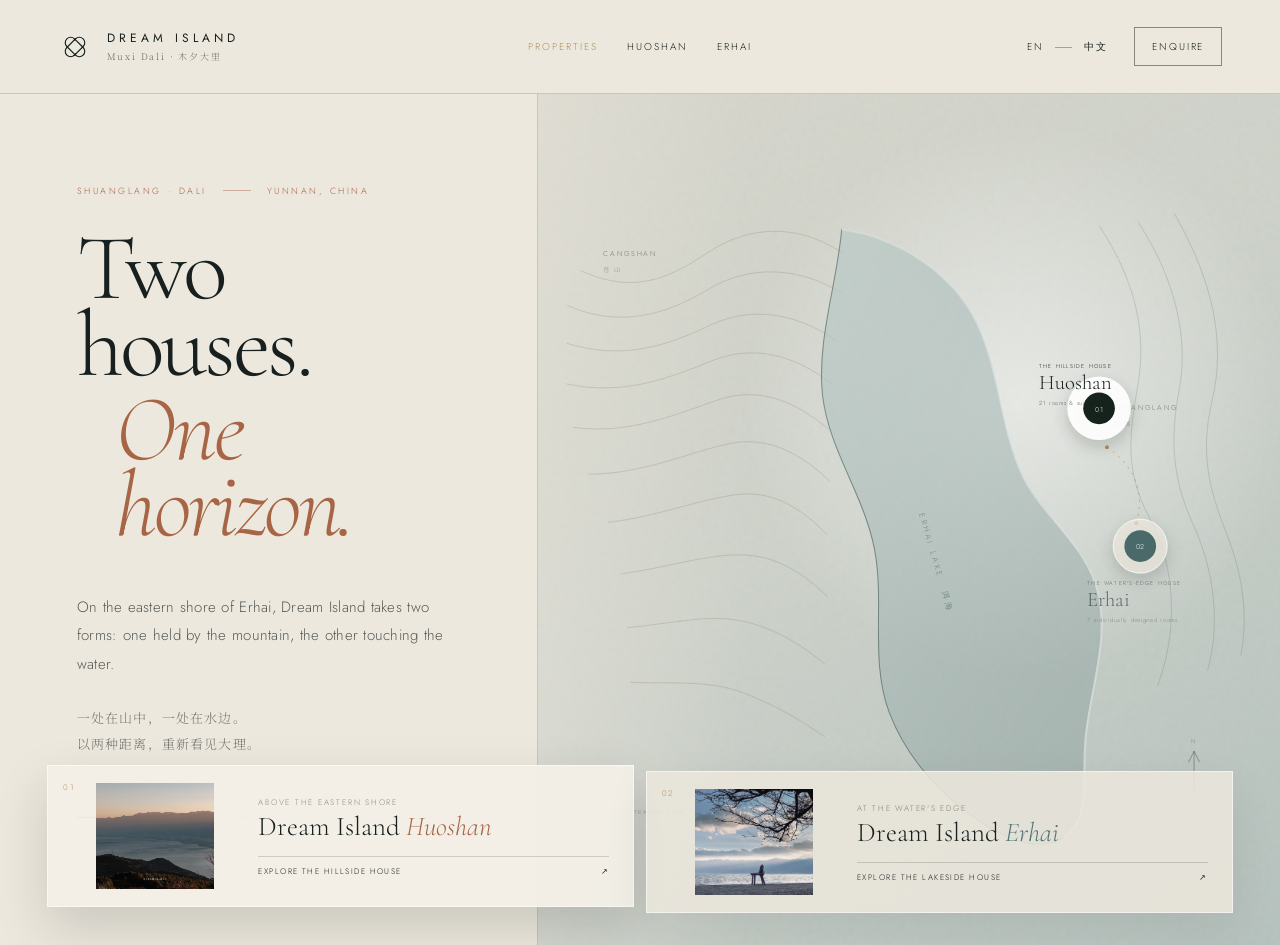
<file: index.html>
<!doctype html>
<html lang="en">
<head>
  <meta charset="utf-8">
  <meta name="viewport" content="width=device-width,initial-scale=1">
  <title>Dream Island · Muxi Dali | Huoshan &amp; Erhai</title>
  <meta name="description" content="Discover Dream Island · Muxi Dali through two distinct stays in Shuanglang: Huoshan in the hills above Erhai Lake and Erhai at the water's edge.">
  <meta name="robots" content="index,follow,max-image-preview:large,max-snippet:-1,max-video-preview:-1">
  <link rel="canonical" href="https://muxidali.com/">
  <link rel="alternate" hreflang="en" href="https://muxidali.com/">
  <link rel="alternate" hreflang="zh-Hans" href="https://muxidali.com/zh/">
  <link rel="alternate" hreflang="x-default" href="https://muxidali.com/">
  <link rel="icon" type="image/svg+xml" href="/favicon.svg">
  <meta name="theme-color" content="#ede8de">
  <meta property="og:type" content="website">
  <meta property="og:site_name" content="Dream Island · Muxi Dali">
  <meta property="og:title" content="Dream Island · Muxi Dali | Two Houses in Dali">
  <meta property="og:description" content="One held by the mountain, the other touching the water. Discover Huoshan and Erhai in Shuanglang, Dali.">
  <meta property="og:url" content="https://muxidali.com/">
  <meta property="og:image" content="https://muxidali.com/images/hero_bg.jpg">
  <meta name="twitter:card" content="summary_large_image">
  <meta name="twitter:title" content="Dream Island · Muxi Dali | Huoshan &amp; Erhai">
  <meta name="twitter:description" content="Two distinctive stays on the eastern shore of Erhai Lake.">
  <meta name="twitter:image" content="https://muxidali.com/images/hero_bg.jpg">
  <link rel="preconnect" href="https://fonts.googleapis.com">
  <link rel="preconnect" href="https://fonts.gstatic.com" crossorigin>
  <link href="https://fonts.googleapis.com/css2?family=Cormorant+Garamond:ital,wght@0,300;0,400&family=Jost:wght@200;300;400;500&family=Noto+Serif+SC:wght@200;300;400&display=swap" rel="stylesheet">
  <link rel="stylesheet" href="/landing.css?v=20260811a">
  <script async src="https://www.googletagmanager.com/gtag/js?id=G-WLWS4DNPRN"></script>
  <script>window.dataLayer=window.dataLayer||[];function gtag(){dataLayer.push(arguments);}gtag('js',new Date());gtag('config','G-WLWS4DNPRN',{content_group:'muxi_brand'});</script>
  <script type="application/ld+json">
  {
    "@context":"https://schema.org",
    "@graph":[
      {"@type":"WebSite","@id":"https://muxidali.com/#website","url":"https://muxidali.com/","name":"Dream Island · Muxi Dali","alternateName":"木夕大里","inLanguage":"en"},
      {"@type":"CollectionPage","@id":"https://muxidali.com/#page","url":"https://muxidali.com/","name":"Dream Island · Muxi Dali — Huoshan & Erhai","inLanguage":"en","isPartOf":{"@id":"https://muxidali.com/#website"},"mainEntity":{"@id":"https://muxidali.com/#properties"}},
      {"@type":"ItemList","@id":"https://muxidali.com/#properties","name":"Dream Island properties in Dali","numberOfItems":2,"itemListElement":[{"@type":"ListItem","position":1,"url":"https://muxidali.com/huoshan/","name":"Dream Island · Huoshan"},{"@type":"ListItem","position":2,"url":"https://muxidali.com/erhai/","name":"Dream Island · Erhai"}]}
    ]
  }
  </script>
<script src="/attribution.js?v=20261008a"></script>
</head>
<body>
  <svg width="0" height="0" class="symbol-library" aria-hidden="true">
    <symbol id="di-mark" viewBox="0 0 100 100">
      <g transform="rotate(45 50 50)" fill="none" stroke="currentColor" stroke-width="3.4">
        <path d="M50 16A16 16 0 0 1 66 32v36a16 16 0 0 1-32 0V32a16 16 0 0 1 16-16Z"/>
        <path d="M32 34h36a16 16 0 0 1 0 32H32a16 16 0 0 1 0-32Z"/>
        <path d="M34 29v10M66 61v10"/>
      </g>
    </symbol>
  </svg>

  <main class="landing-shell">
    <header class="brand-nav">
      <a class="brand" href="#top" aria-label="Dream Island home">
        <svg><use href="#di-mark"></use></svg>
        <span><b>Dream Island</b><small>Muxi Dali · 木夕大里</small></span>
      </a>
      <nav aria-label="Property navigation">
        <span>Properties</span>
        <a href="/huoshan/" data-property-link="huoshan">Huoshan</a>
        <a href="/erhai/" data-property-link="erhai">Erhai</a>
      </nav>
      <div class="nav-actions">
        <a class="language-link" href="/zh/" aria-label="查看中文">EN <i></i> 中文</a>
        <a href="mailto:enquiry@muxidali.com">Enquire</a>
      </div>
    </header>

    <section class="brand-hero" id="top">
      <div class="hero-copy">
        <p class="eyebrow"><span>Shuanglang · Dali</span><span>Yunnan, China</span></p>
        <h1>Two houses.<br><em>One horizon.</em></h1>
        <p class="intro">On the eastern shore of Erhai, Dream Island takes two forms: one held by the mountain, the other touching the water.</p>
        <p class="cn-intro">一处在山中，一处在水边。<br>以两种距离，重新看见大理。</p>
        <div class="scroll-note"><span></span>Choose a place to begin</div>
      </div>

      <div class="map-stage" aria-label="Illustrated map showing Dream Island Huoshan and Erhai">
        <div class="map-wash"></div>
        <svg class="dali-map" viewBox="0 0 900 850" role="img" aria-labelledby="map-title map-desc">
          <title id="map-title">Dream Island properties around Erhai Lake</title>
          <desc id="map-desc">An illustrative map of Cangshan, Erhai Lake and Shuanglang, with Huoshan in the hills and Erhai on the waterfront.</desc>
          <defs>
            <linearGradient id="lake-fill" x1="0" y1="0" x2="1" y2="1">
              <stop offset="0" stop-color="#b8c9c7" stop-opacity=".62"/>
              <stop offset="1" stop-color="#78908f" stop-opacity=".34"/>
            </linearGradient>
            <filter id="soft-shadow" x="-40%" y="-40%" width="180%" height="180%">
              <feDropShadow dx="0" dy="8" stdDeviation="10" flood-color="#111b19" flood-opacity=".2"/>
            </filter>
          </defs>

          <g class="mountain-lines" aria-hidden="true">
            <path d="M35 110c62 28 105 15 160-22s117-37 173 1"/>
            <path d="M18 154c67 29 125 12 178-20s116-29 170 5"/>
            <path d="M18 202c73 22 128 2 181-23s108-15 159 19"/>
            <path d="M17 253c73 16 132-8 184-29s103-8 150 28"/>
            <path d="M26 308c72 10 133-18 184-35s97 2 139 38"/>
            <path d="M45 367c65 1 126-27 176-38s91 11 129 47"/>
            <path d="M70 428c61-7 115-29 161-35s82 16 116 51"/>
            <path d="M87 493c58-8 108-25 151-24s75 20 109 53"/>
            <path d="M94 561c55-5 101-17 142-9s73 27 108 55"/>
            <path d="M98 630c51 2 98-3 139 12s72 33 107 57"/>
          </g>

          <path class="lake" d="M365 58c74 11 139 55 170 116 28 57 30 128 55 187 23 55 78 89 96 146 20 64-7 129-13 193-5 54 7 104-28 126-35 23-87-5-122-32-43-33-79-76-98-126-25-67-5-139-19-208-13-66-57-124-65-191-8-70 18-141 24-211Z"/>
          <path class="shoreline" d="M365 58c74 11 139 55 170 116 28 57 30 128 55 187 23 55 78 89 96 146 20 64-7 129-13 193-5 54 7 104-28 126"/>

          <g class="east-land" aria-hidden="true">
            <path d="M690 53c48 73 60 138 49 202s-17 108 15 168 37 139 10 211"/>
            <path d="M739 48c50 77 64 151 52 214s-8 112 18 169 35 124 18 184"/>
            <path d="M785 38c52 90 64 167 48 235s-4 113 18 169 27 106 18 154"/>
          </g>

          <g class="map-label map-label--cangshan">
            <text x="63" y="92">CANGSHAN</text>
            <text x="63" y="112">苍 山</text>
          </g>
          <g class="map-label map-label--lake">
            <text x="463" y="418" transform="rotate(74 463 418)">ERHAI LAKE · 洱海</text>
          </g>
          <g class="map-label map-label--shuanglang">
            <text x="707" y="286">SHUANGLANG</text>
            <text x="707" y="306">双 廊</text>
          </g>

          <path class="connection" d="M700 333c37 26 48 58 37 96"/>
          <circle class="connection-dot" cx="700" cy="333" r="2.5"/>
          <circle class="connection-dot" cx="737" cy="429" r="2.5"/>

          <a class="map-pin map-pin--huoshan is-active" href="/huoshan/" data-property="huoshan" aria-label="Dream Island Huoshan">
            <g transform="translate(690 284)" filter="url(#soft-shadow)">
              <circle class="pin-halo" r="34"/>
              <circle class="pin-core" r="20"/>
              <text text-anchor="middle" y="4">01</text>
            </g>
            <g class="pin-copy" transform="translate(614 233)">
              <text class="pin-kicker">THE HILLSIDE HOUSE</text>
              <text class="pin-name" y="26">Huoshan</text>
              <text class="pin-meta" y="47">21 rooms &amp; suites</text>
            </g>
          </a>

          <a class="map-pin map-pin--erhai" href="/erhai/" data-property="erhai" aria-label="Dream Island Erhai">
            <g transform="translate(742 458)" filter="url(#soft-shadow)">
              <circle class="pin-halo" r="34"/>
              <circle class="pin-core" r="20"/>
              <text text-anchor="middle" y="4">02</text>
            </g>
            <g class="pin-copy" transform="translate(675 507)">
              <text class="pin-kicker">THE WATER'S-EDGE HOUSE</text>
              <text class="pin-name" y="26">Erhai</text>
              <text class="pin-meta" y="47">7 individually designed rooms</text>
            </g>
          </a>

          <text class="map-note" x="64" y="796">AN ILLUSTRATIVE VIEW · NOT TO SCALE</text>
          <path class="north" d="M810 765v-48m0 0-7 14m7-14 7 14"/>
          <text class="north-label" x="806" y="706">N</text>
        </svg>
      </div>

      <div class="property-rail" aria-label="Choose a Dream Island property">
        <a class="property-card property-card--huoshan is-active" href="/huoshan/" id="huoshan" data-property="huoshan">
          <span class="card-number">01</span>
          <span class="card-photo"><img src="/images/hero_bg.jpg" alt="Huoshan above Erhai Lake"></span>
          <span class="card-copy"><small>Above the eastern shore</small><b>Dream Island <em>Huoshan</em></b><i>Explore the hillside house <span>↗</span></i></span>
        </a>
        <a class="property-card property-card--erhai" href="/erhai/" id="erhai" data-property="erhai">
          <span class="card-number">02</span>
          <span class="card-photo"><img src="/images/erhai/lakeside-hero.webp" alt="Erhai house at the water's edge"></span>
          <span class="card-copy"><small>At the water's edge</small><b>Dream Island <em>Erhai</em></b><i>Explore the lakeside house <span>↗</span></i></span>
        </a>
      </div>
    </section>
  </main>

  <script src="/landing.js?v=20260811a"></script>
</body>
</html>
</file>
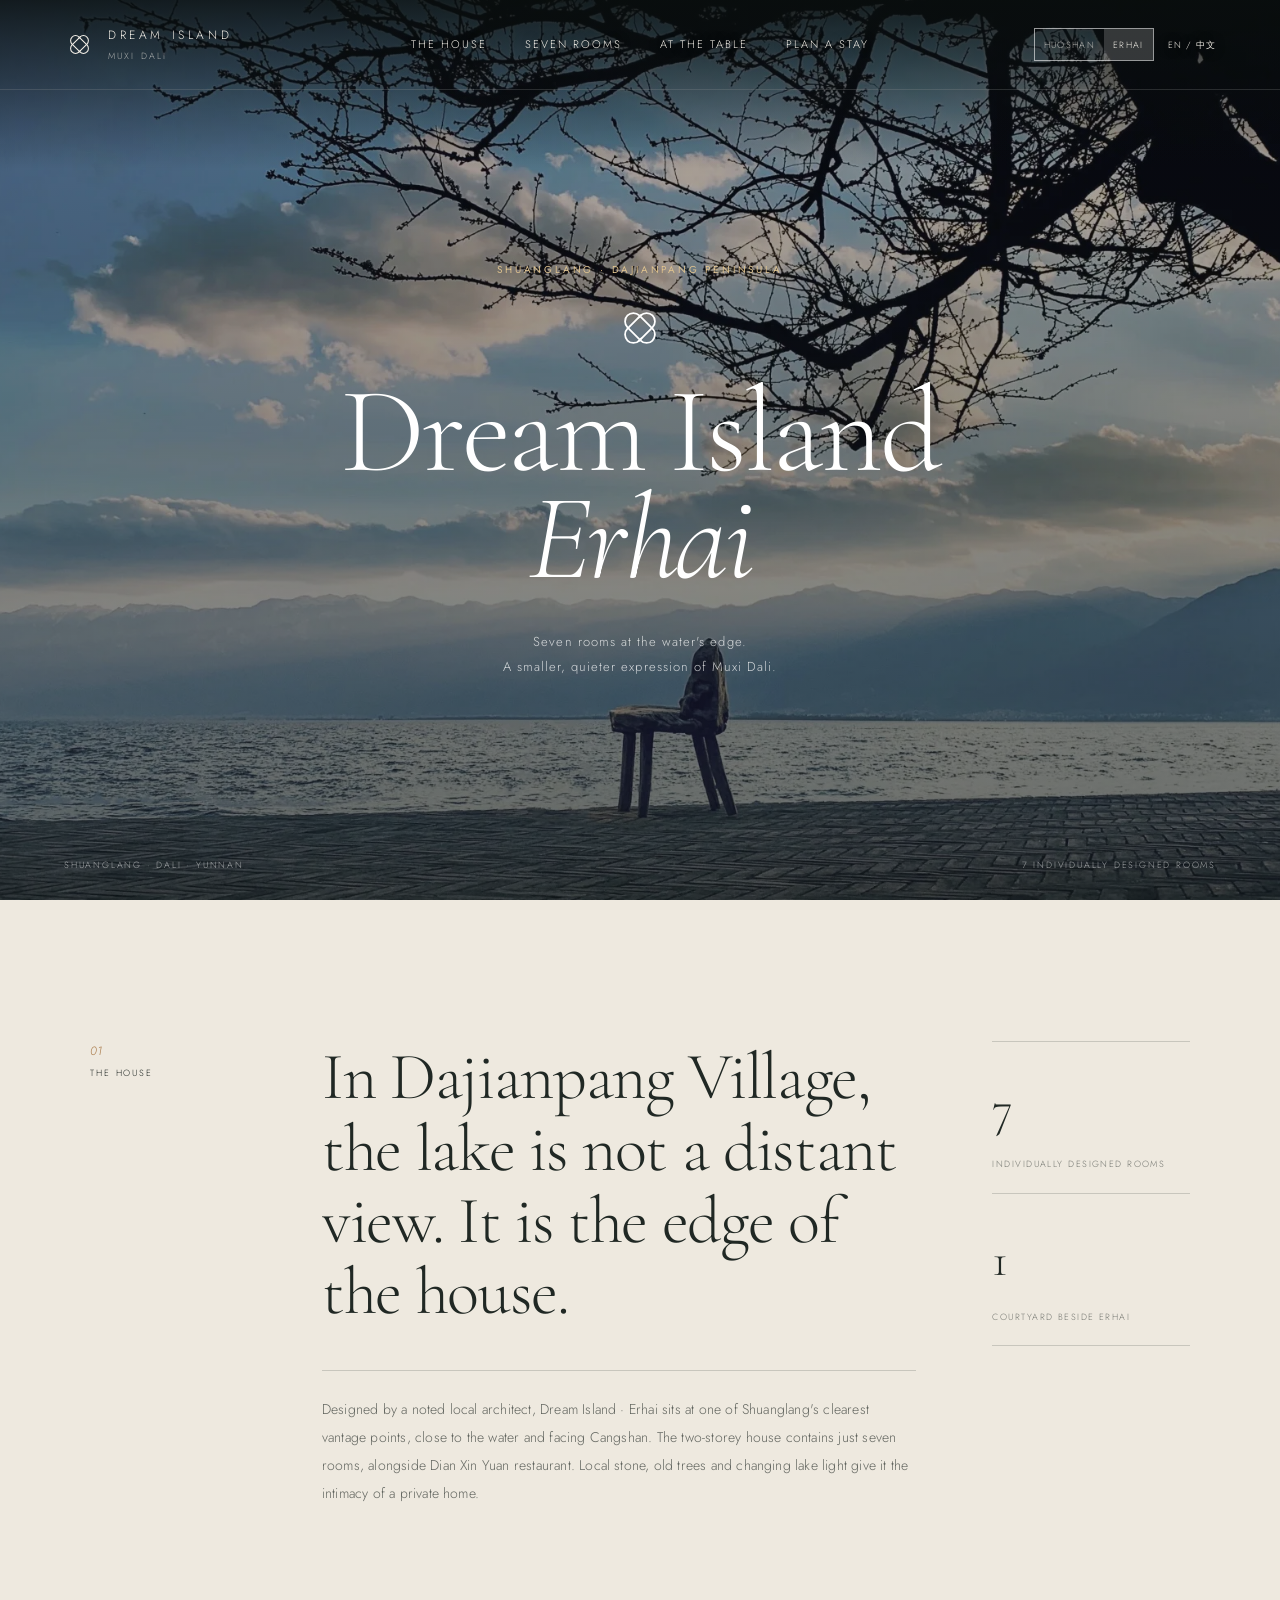
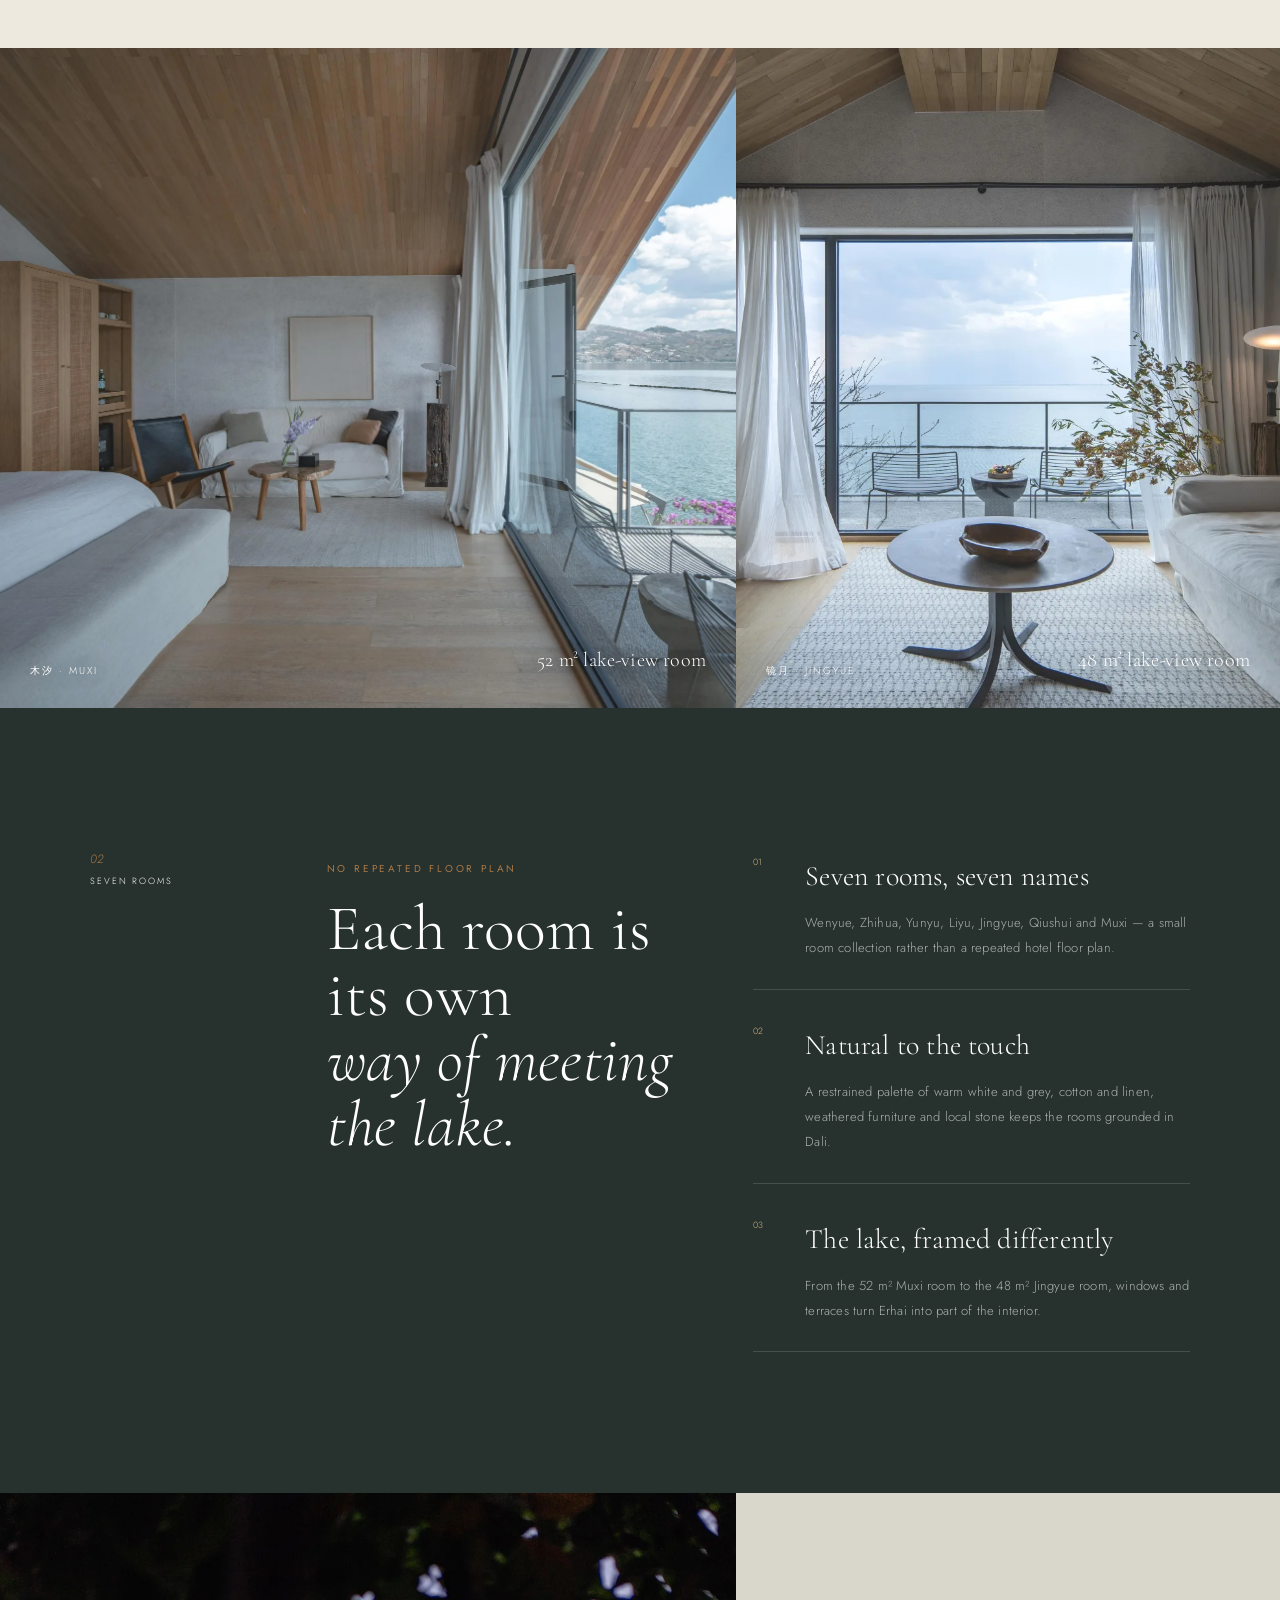
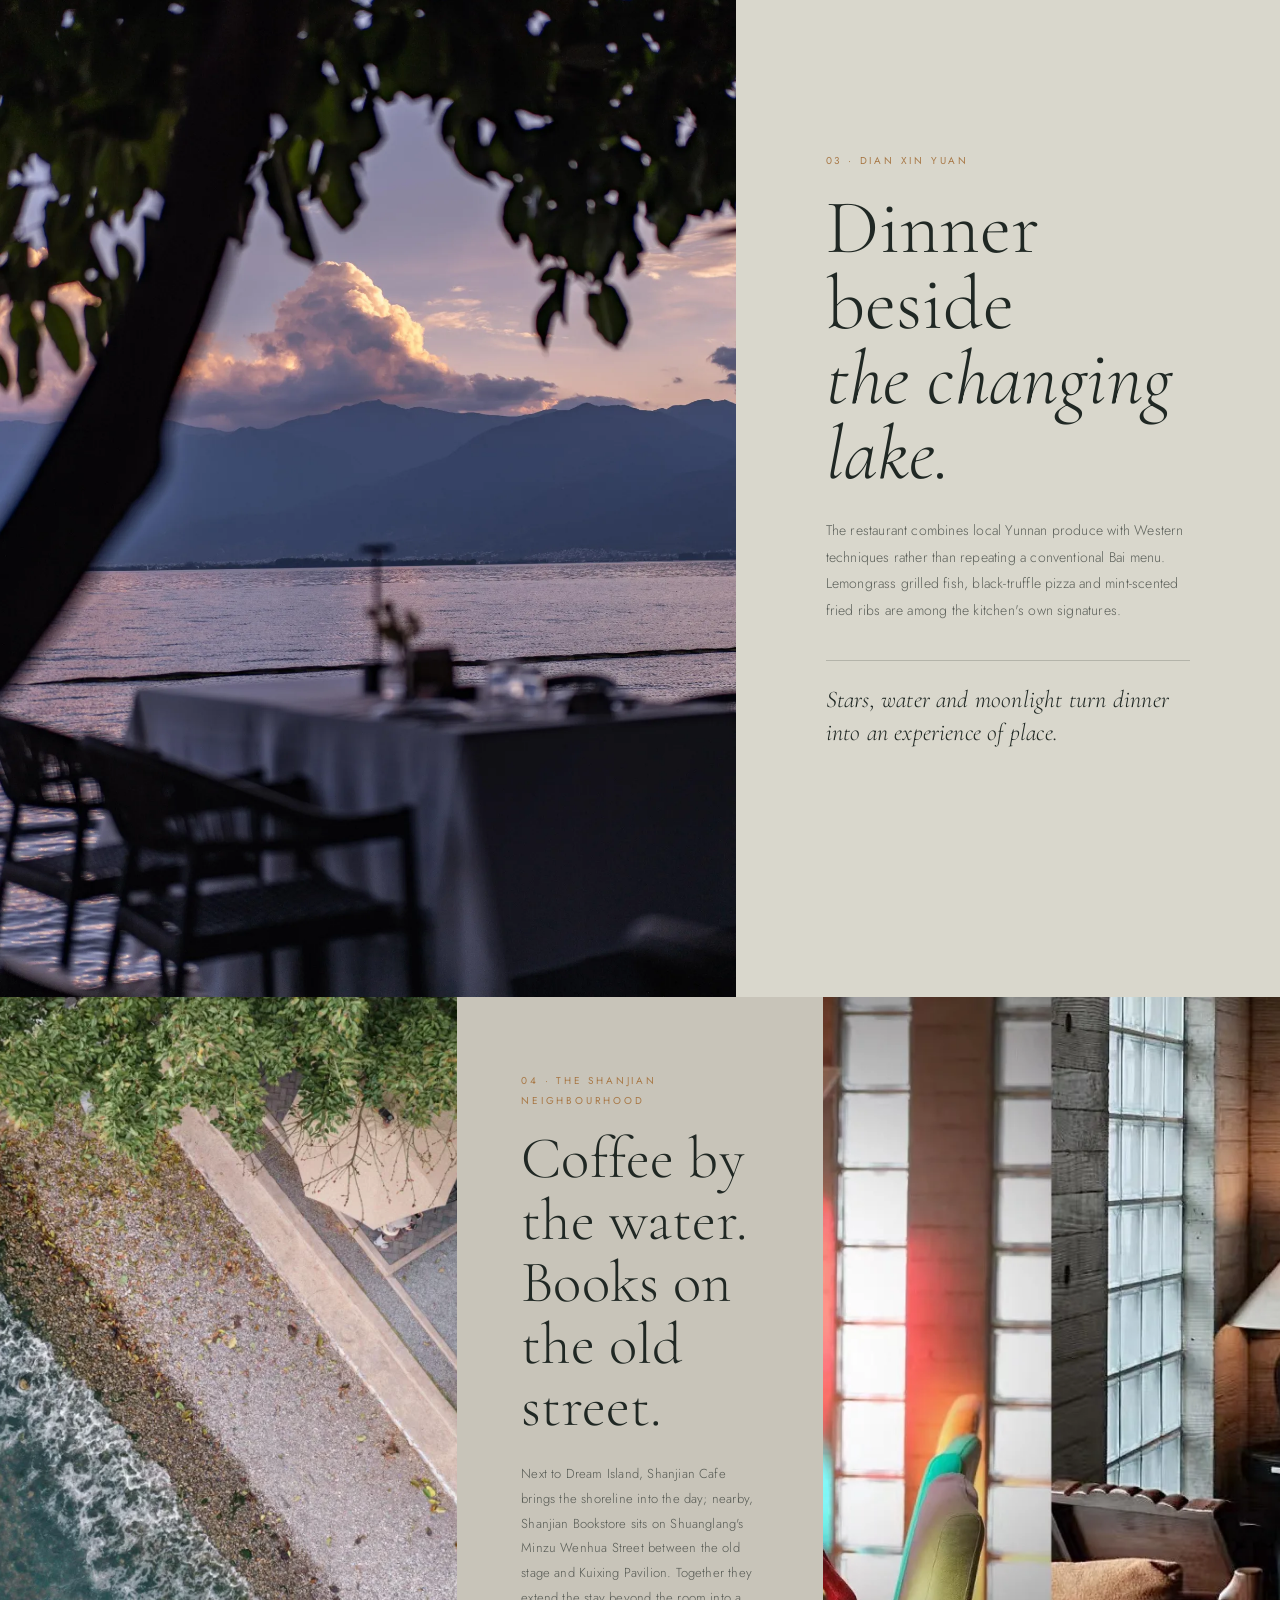
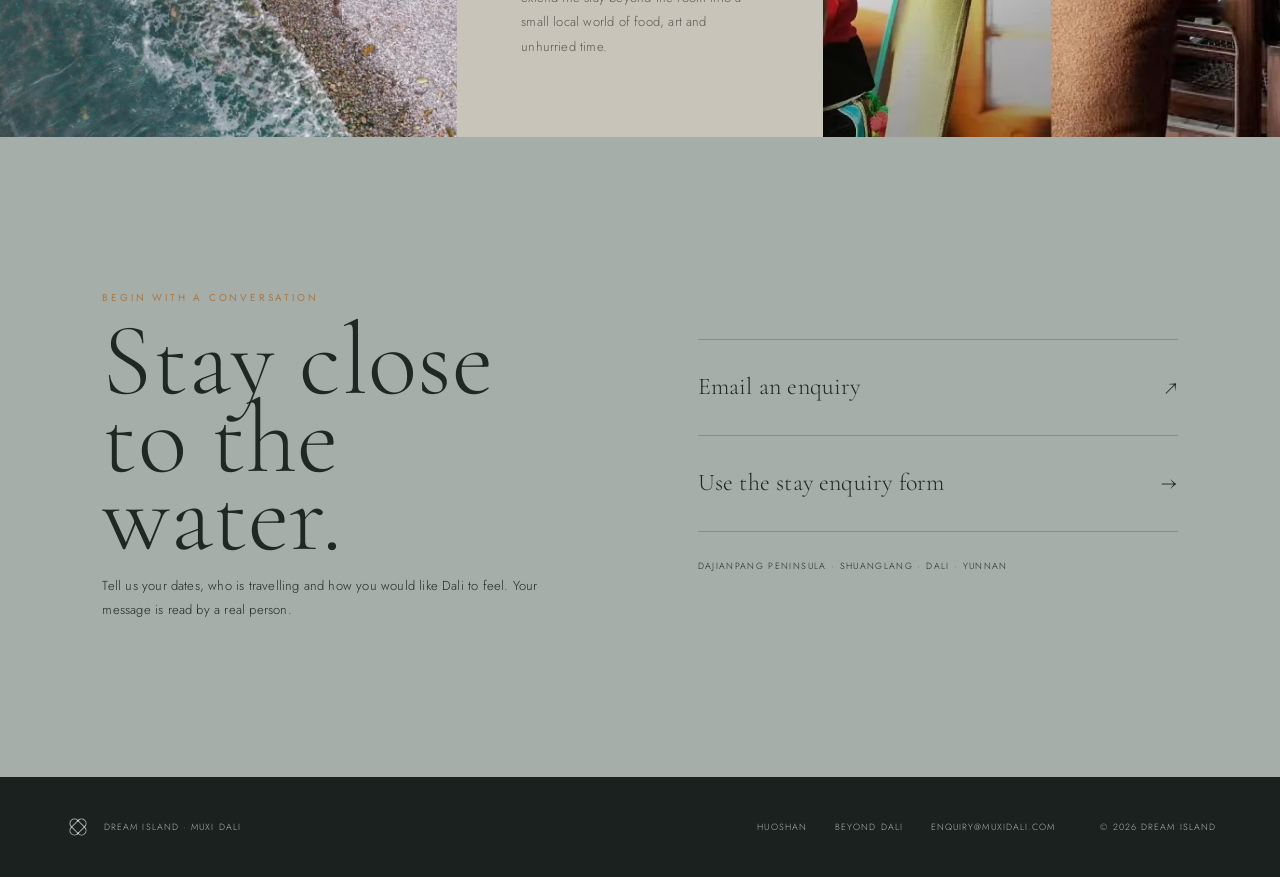
<file: erhai/index.html>
<!DOCTYPE html>
<html lang="en">
<head>
  <meta charset="utf-8">
  <meta name="viewport" content="width=device-width, initial-scale=1">
  <title>Dream Island · Erhai | Seven-Room Lakeside Retreat in Dali</title>
  <meta name="description" content="Dream Island · Erhai is a seven-room lakeside retreat on Dajianpang Peninsula in Shuanglang, Dali, with individually designed rooms, a courtyard by the water and thoughtful dining.">
  <meta name="robots" content="index,follow,max-image-preview:large,max-snippet:-1,max-video-preview:-1">
  <link rel="canonical" href="https://muxidali.com/erhai/">
  <link rel="alternate" hreflang="en" href="https://muxidali.com/erhai/">
  <link rel="alternate" hreflang="zh-Hans" href="https://muxidali.com/zh/erhai/">
  <link rel="alternate" hreflang="x-default" href="https://muxidali.com/erhai/">
  <link rel="icon" type="image/svg+xml" href="/favicon.svg">
  <meta name="theme-color" content="#27322f">
  <meta property="og:type" content="website">
  <meta property="og:site_name" content="Dream Island · Muxi Dali">
  <meta property="og:title" content="Dream Island · Erhai | Muxi Dali">
  <meta property="og:description" content="A seven-room lakeside retreat on Dajianpang Peninsula in Shuanglang, Dali.">
  <meta property="og:url" content="https://muxidali.com/erhai/">
  <meta property="og:image" content="https://muxidali.com/images/erhai/lakeside-hero.jpg">
  <meta property="og:image:alt" content="The lakeside terrace at Dream Island Erhai facing Cangshan">
  <link rel="preconnect" href="https://fonts.googleapis.com">
  <link rel="preconnect" href="https://fonts.gstatic.com" crossorigin>
  <link href="https://fonts.googleapis.com/css2?family=Cormorant+Garamond:ital,wght@0,300;0,400;0,500;1,300&family=Jost:wght@200;300;400;500&family=Noto+Serif+SC:wght@200;300;400&display=swap" rel="stylesheet">
  <link rel="stylesheet" href="/styles.css?v=20260811-bilingual1">
  <link rel="stylesheet" href="/erhai/erhai.css?v=20260811-contrast2">
  <script async src="https://www.googletagmanager.com/gtag/js?id=G-WLWS4DNPRN"></script>
  <script>window.dataLayer=window.dataLayer||[];function gtag(){dataLayer.push(arguments);}gtag('js',new Date());gtag('config','G-WLWS4DNPRN',{content_group:'muxi_erhai'});</script>
  <script type="application/ld+json">
  {
    "@context":"https://schema.org",
    "@graph":[
      {"@type":"WebPage","@id":"https://muxidali.com/erhai/#page","url":"https://muxidali.com/erhai/","name":"Dream Island · Erhai","inLanguage":"en","about":{"@id":"https://muxidali.com/erhai/#hotel"}},
      {"@type":["Hotel","LodgingBusiness"],"@id":"https://muxidali.com/erhai/#hotel","name":"Dream Island · Erhai","alternateName":["Muxi Dali · Erhai","木夕大里 · 洱海"],"url":"https://muxidali.com/erhai/","description":"A seven-room lakeside retreat in Dajianpang Village, Shuanglang, Dali, with individually designed rooms and Dian Xin Yuan restaurant beside Erhai Lake.","image":"https://muxidali.com/images/erhai/lakeside-hero.jpg","email":"enquiry@muxidali.com","numberOfRooms":7,"address":{"@type":"PostalAddress","streetAddress":"Dajianpang Village, Shuanglang","addressLocality":"Dali","addressRegion":"Yunnan","addressCountry":"CN"},"amenityFeature":[{"@type":"LocationFeatureSpecification","name":"Direct Erhai Lake setting","value":true},{"@type":"LocationFeatureSpecification","name":"Seven individually designed rooms","value":true},{"@type":"LocationFeatureSpecification","name":"Dian Xin Yuan restaurant","value":true}]}
    ]
  }
  </script>
<script src="/attribution.js?v=20261008a"></script>
</head>
<body class="erhai-page">
  <svg width="0" height="0" style="position:absolute" aria-hidden="true"><symbol id="di-mark" viewBox="0 0 100 100"><g transform="rotate(45 50 50)" fill="none" stroke="currentColor" stroke-width="3.4"><path d="M50 16 A16 16 0 0 1 66 32 V68 A16 16 0 0 1 50 84 A16 16 0 0 1 34 68 V32 A16 16 0 0 1 50 16 Z"/><path d="M32 34 H68 A16 16 0 0 1 84 50 A16 16 0 0 1 68 66 H32 A16 16 0 0 1 16 50 A16 16 0 0 1 32 34 Z"/><path d="M34 29 L34 39"/><path d="M66 61 L66 71"/></g></symbol></svg>

  <header class="erhai-nav">
    <a class="erhai-brand" href="/" aria-label="Dream Island home"><svg class="mark"><use href="#di-mark"></use></svg><span><b>Dream Island</b><small>Muxi Dali</small></span></a>
    <nav aria-label="Page navigation"><a href="#story">The House</a><a href="#rooms">Seven Rooms</a><a href="#table">At the Table</a><a href="#stay">Plan a Stay</a></nav>
    <div class="erhai-nav-actions"><div class="erhai-property-switcher" aria-label="Choose a property"><a href="/huoshan/">Huoshan</a><span aria-current="page">Erhai</span></div><a class="erhai-lang" href="/zh/erhai/">EN / 中文</a></div>
  </header>

  <main>
    <section class="erhai-hero">
      <picture class="erhai-hero__media"><source srcset="/images/erhai/lakeside-hero.webp" type="image/webp"><img src="/images/erhai/lakeside-hero.jpg" alt="The lakeside terrace at Dream Island Erhai facing Cangshan"></picture>
      <div class="erhai-hero__veil"></div>
      <div class="erhai-hero__copy">
        <p class="erhai-kicker">SHUANGLANG · DAJIANPANG PENINSULA</p>
        <svg class="mark"><use href="#di-mark"></use></svg>
        <h1>Dream Island<br><em>Erhai</em></h1>
        <p>Seven rooms at the water's edge.<br>A smaller, quieter expression of Muxi Dali.</p>
      </div>
      <div class="erhai-hero__foot"><span>SHUANGLANG · DALI · YUNNAN</span><span>7 INDIVIDUALLY DESIGNED ROOMS</span></div>
    </section>

    <section class="erhai-opening" id="story">
      <div class="erhai-index">01<br><span>THE HOUSE</span></div>
      <div><p class="erhai-display">In Dajianpang Village, the lake is not a distant view. It is the edge of the house.</p><p class="erhai-body">Designed by a noted local architect, Dream Island · Erhai sits at one of Shuanglang's clearest vantage points, close to the water and facing Cangshan. The two-storey house contains just seven rooms, alongside Dian Xin Yuan restaurant. Local stone, old trees and changing lake light give it the intimacy of a private home.</p></div>
      <aside><strong>7</strong><span>individually designed rooms</span><strong>1</strong><span>courtyard beside Erhai</span></aside>
    </section>

    <section class="erhai-gallery" aria-label="Dream Island Erhai hotel photography">
      <figure class="erhai-gallery__wide"><img src="/images/erhai/muxi-room.webp" alt="Muxi lake-view room opening onto a terrace over Erhai Lake" loading="lazy"><figcaption><span>木汐 · MUXI</span><b>52 m² lake-view room</b></figcaption></figure>
      <figure><img src="/images/erhai/jingyue-room.webp" alt="Jingyue lake-view room with a framed view of Erhai Lake" loading="lazy"><figcaption><span>镜月 · JINGYUE</span><b>48 m² lake-view room</b></figcaption></figure>
    </section>

    <section class="erhai-rooms" id="rooms">
      <div class="erhai-index">02<br><span>SEVEN ROOMS</span></div>
      <div class="erhai-rooms__headline"><p class="erhai-kicker">NO REPEATED FLOOR PLAN</p><h2>Each room is its own<br><em>way of meeting the lake.</em></h2></div>
      <div class="erhai-rooms__details">
        <article><span>01</span><h3>Seven rooms, seven names</h3><p>Wenyue, Zhihua, Yunyu, Liyu, Jingyue, Qiushui and Muxi — a small room collection rather than a repeated hotel floor plan.</p></article>
        <article><span>02</span><h3>Natural to the touch</h3><p>A restrained palette of warm white and grey, cotton and linen, weathered furniture and local stone keeps the rooms grounded in Dali.</p></article>
        <article><span>03</span><h3>The lake, framed differently</h3><p>From the 52 m² Muxi room to the 48 m² Jingyue room, windows and terraces turn Erhai into part of the interior.</p></article>
      </div>
    </section>

    <section class="erhai-table" id="table">
      <div class="erhai-table__visual"><img src="/images/erhai/dianxinyuan-dining.webp" alt="Dinner set beside Erhai Lake at Dian Xin Yuan restaurant" loading="lazy"></div>
      <div class="erhai-table__copy"><p class="erhai-kicker">03 · DIAN XIN YUAN</p><h2>Dinner beside<br><em>the changing lake.</em></h2><p>The restaurant combines local Yunnan produce with Western techniques rather than repeating a conventional Bai menu. Lemongrass grilled fish, black-truffle pizza and mint-scented fried ribs are among the kitchen's own signatures.</p><blockquote>Stars, water and moonlight turn dinner into an experience of place.</blockquote></div>
    </section>

    <section class="erhai-neighbourhood">
      <picture><img src="/images/erhai/shanjian-cafe.webp" alt="Shanjian Cafe beside Erhai Lake" loading="lazy"></picture>
      <div><p class="erhai-kicker">04 · THE SHANJIAN NEIGHBOURHOOD</p><h2>Coffee by the water.<br>Books on the old street.</h2><p>Next to Dream Island, Shanjian Cafe brings the shoreline into the day; nearby, Shanjian Bookstore sits on Shuanglang's Minzu Wenhua Street between the old stage and Kuixing Pavilion. Together they extend the stay beyond the room into a small local world of food, art and unhurried time.</p></div>
      <picture><img src="/images/erhai/shanjian-bookstore.webp" alt="Interior of Shanjian Bookstore in Shuanglang" loading="lazy"></picture>
    </section>

    <section class="erhai-stay" id="stay">
      <div><p class="erhai-kicker">BEGIN WITH A CONVERSATION</p><h2>Stay close<br>to the water.</h2><p>Tell us your dates, who is travelling and how you would like Dali to feel. Your message is read by a real person.</p></div>
      <div class="erhai-stay__actions"><a href="mailto:enquiry@muxidali.com?subject=Dream%20Island%20Erhai%20Enquiry">Email an enquiry <span>↗</span></a><a href="/huoshan/?property=erhai#reserve">Use the stay enquiry form <span>→</span></a><small>Dajianpang Peninsula · Shuanglang · Dali · Yunnan</small></div>
    </section>
  </main>

  <footer class="erhai-footer"><a href="/"><svg class="mark"><use href="#di-mark"></use></svg> Dream Island · Muxi Dali</a><div><a href="/huoshan/">Huoshan</a><a href="/journeys/beyond-dali/">Beyond Dali</a><a href="mailto:enquiry@muxidali.com">enquiry@muxidali.com</a></div><span>© 2026 Dream Island</span></footer>
</body>
</html>
</file>
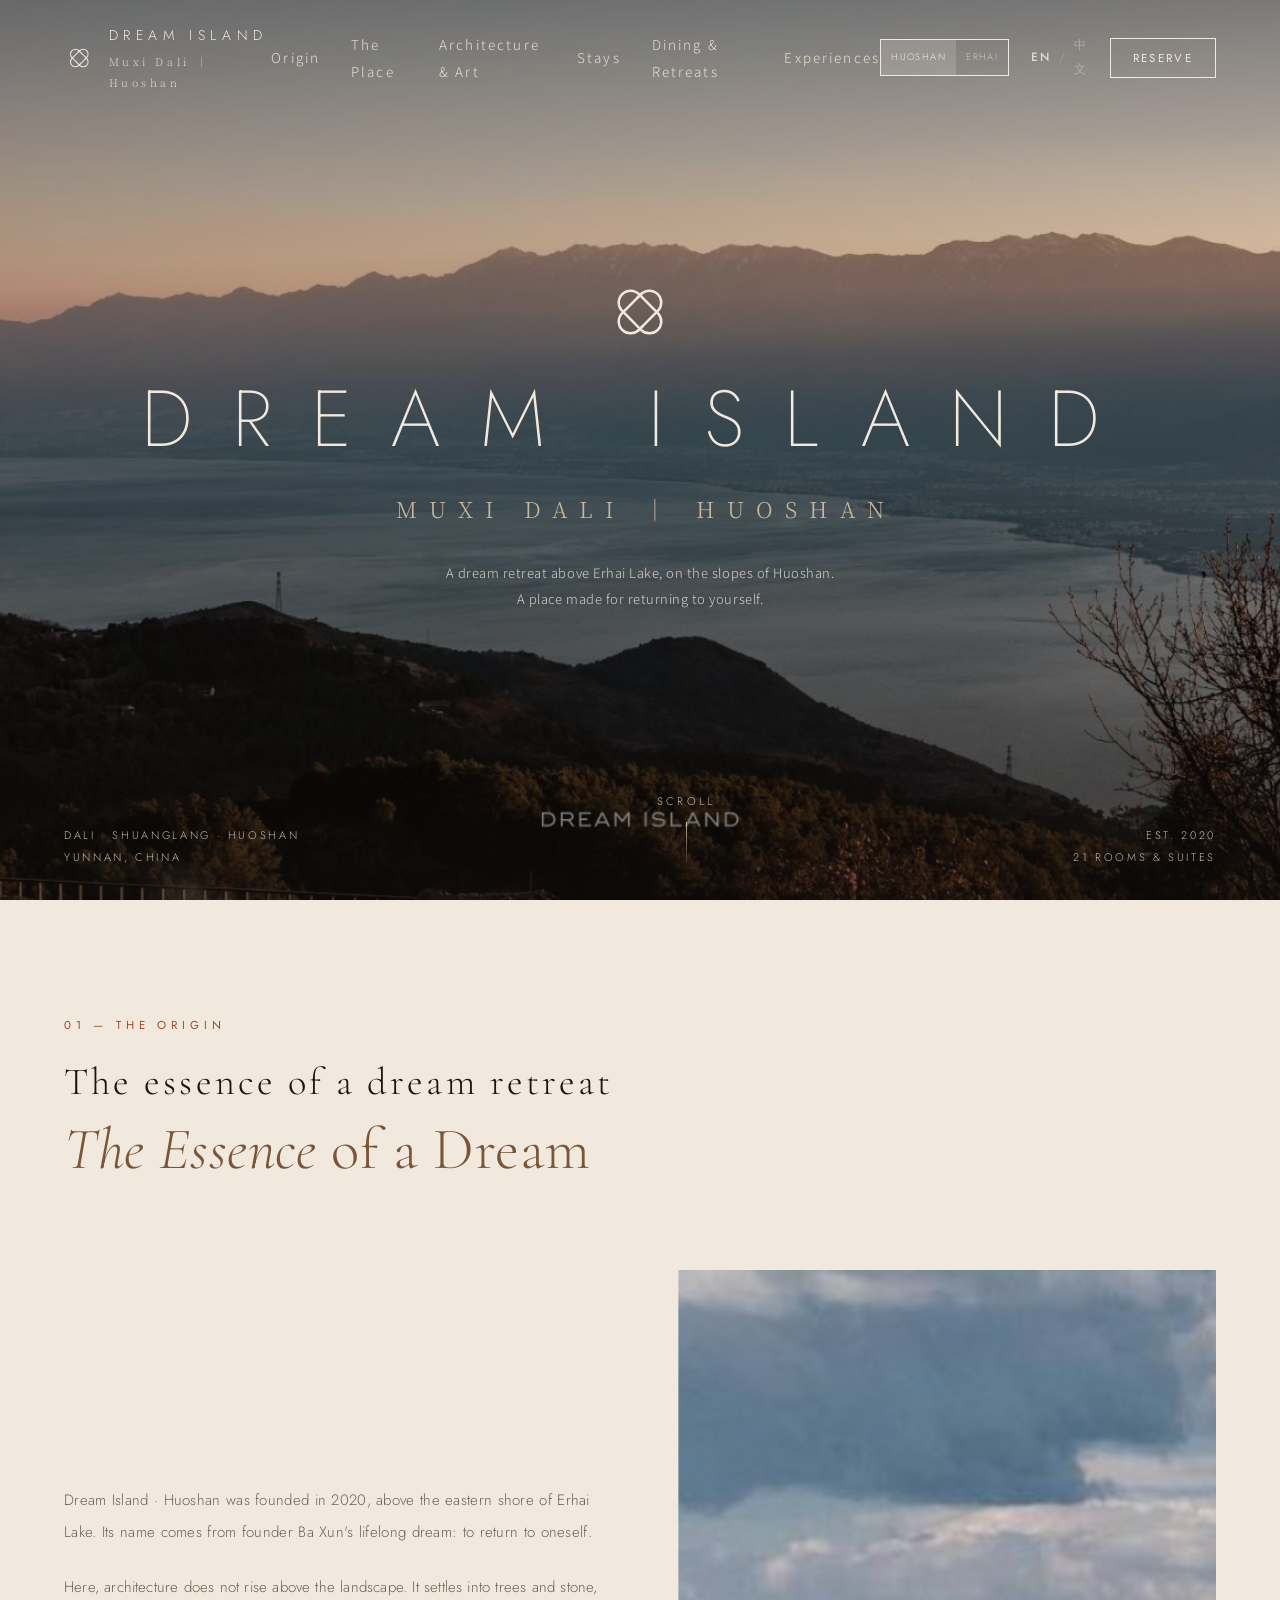
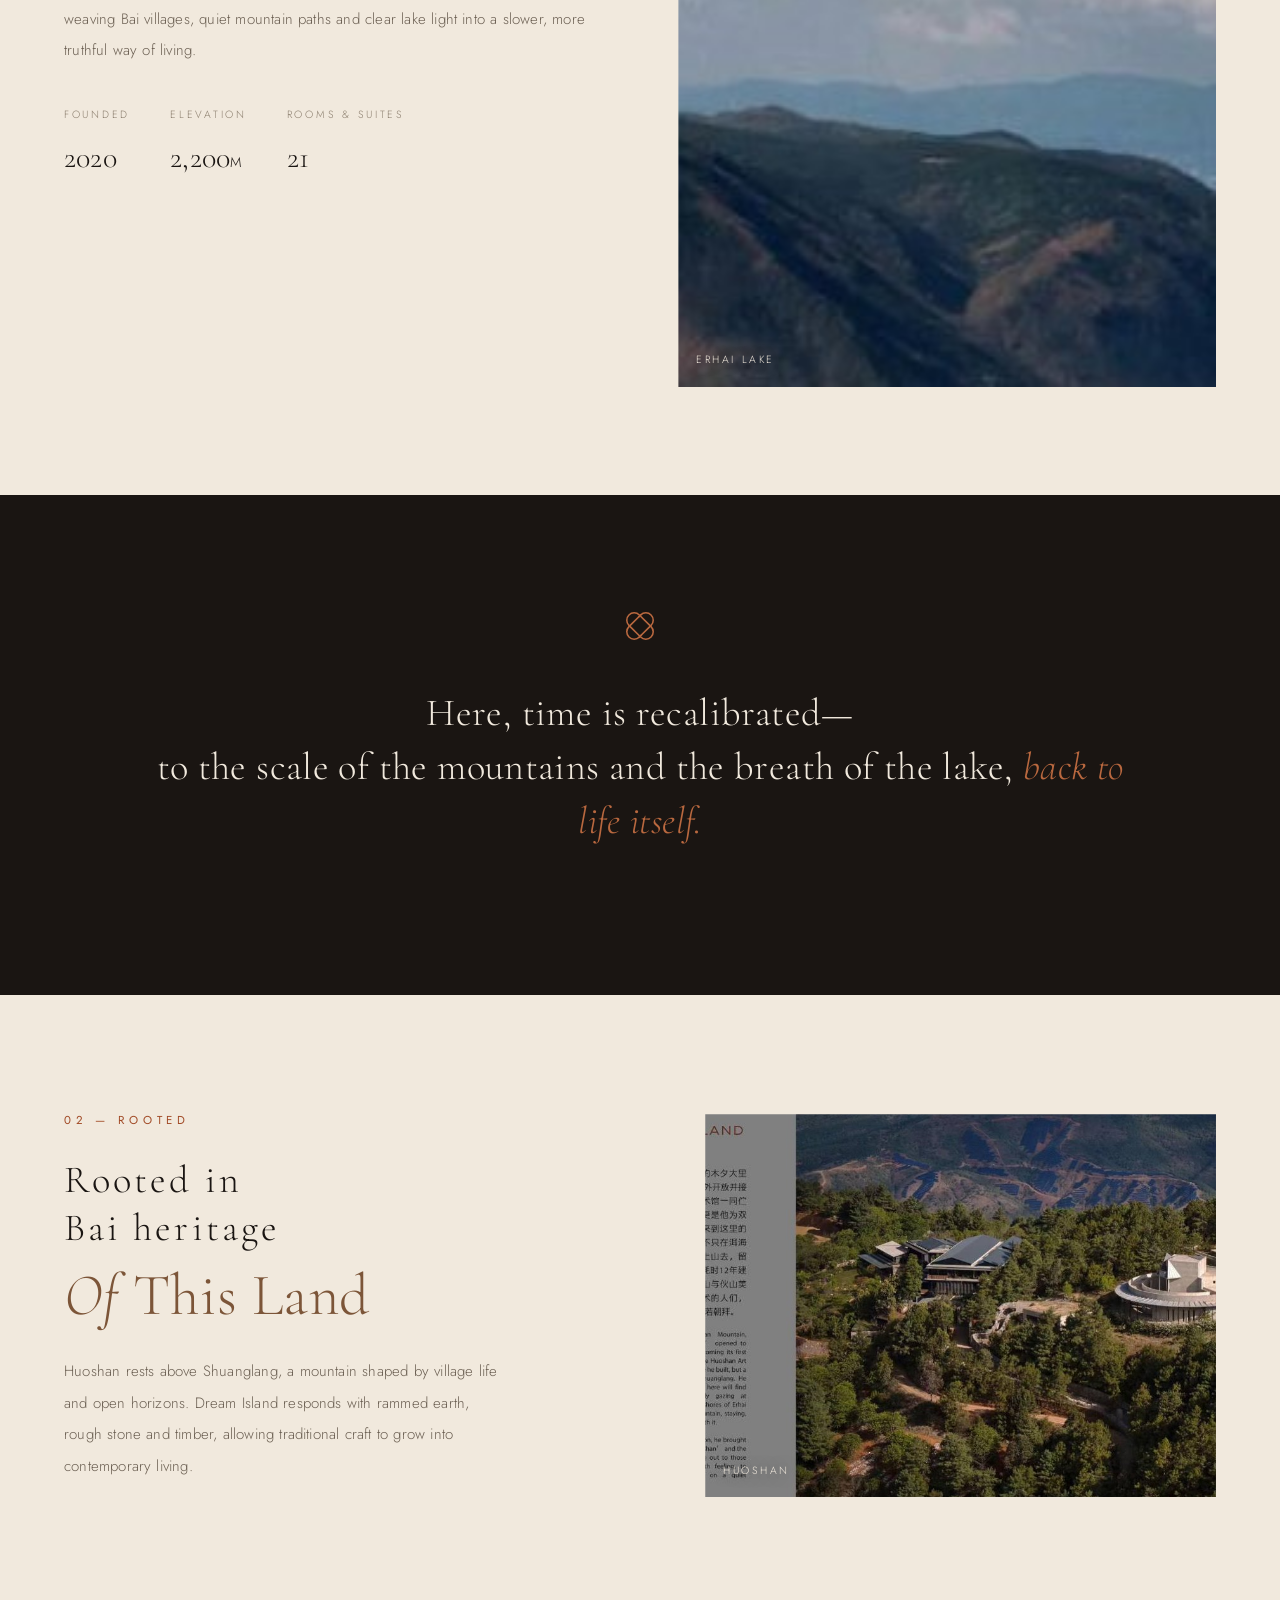
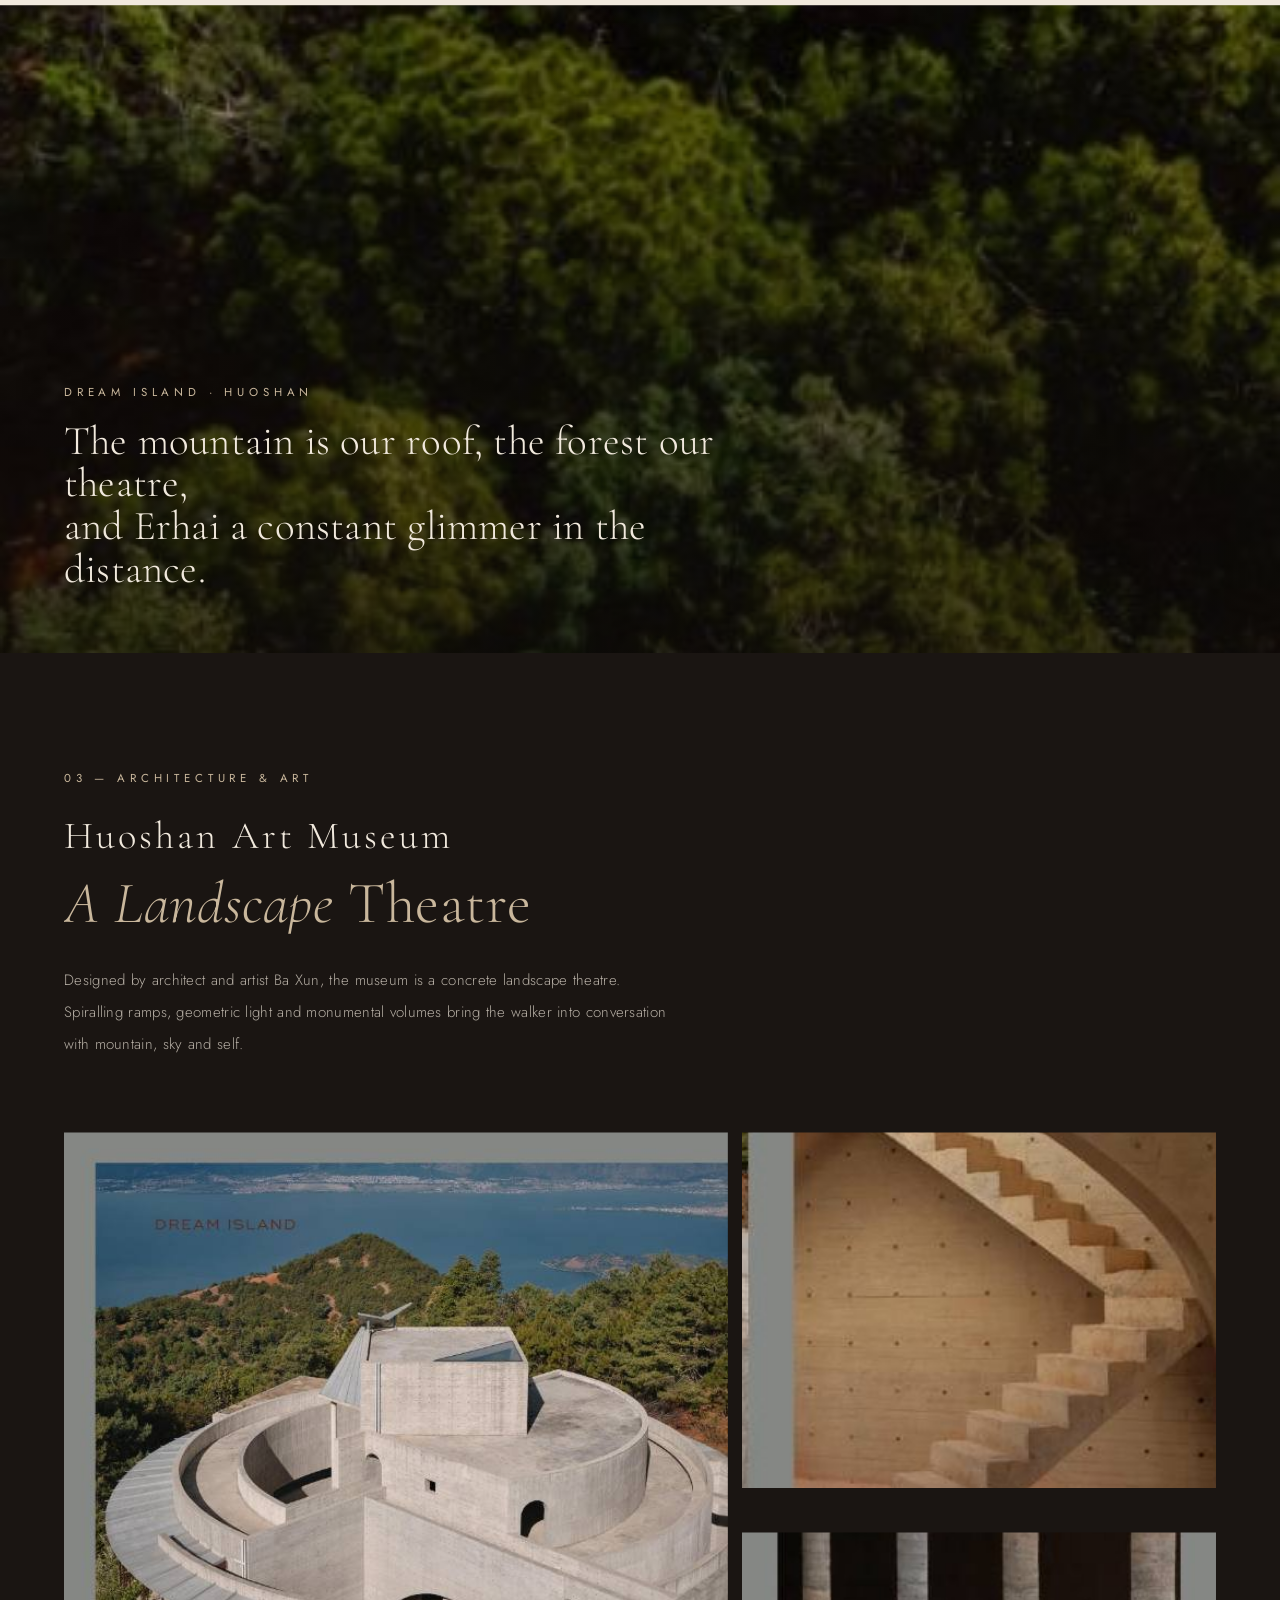
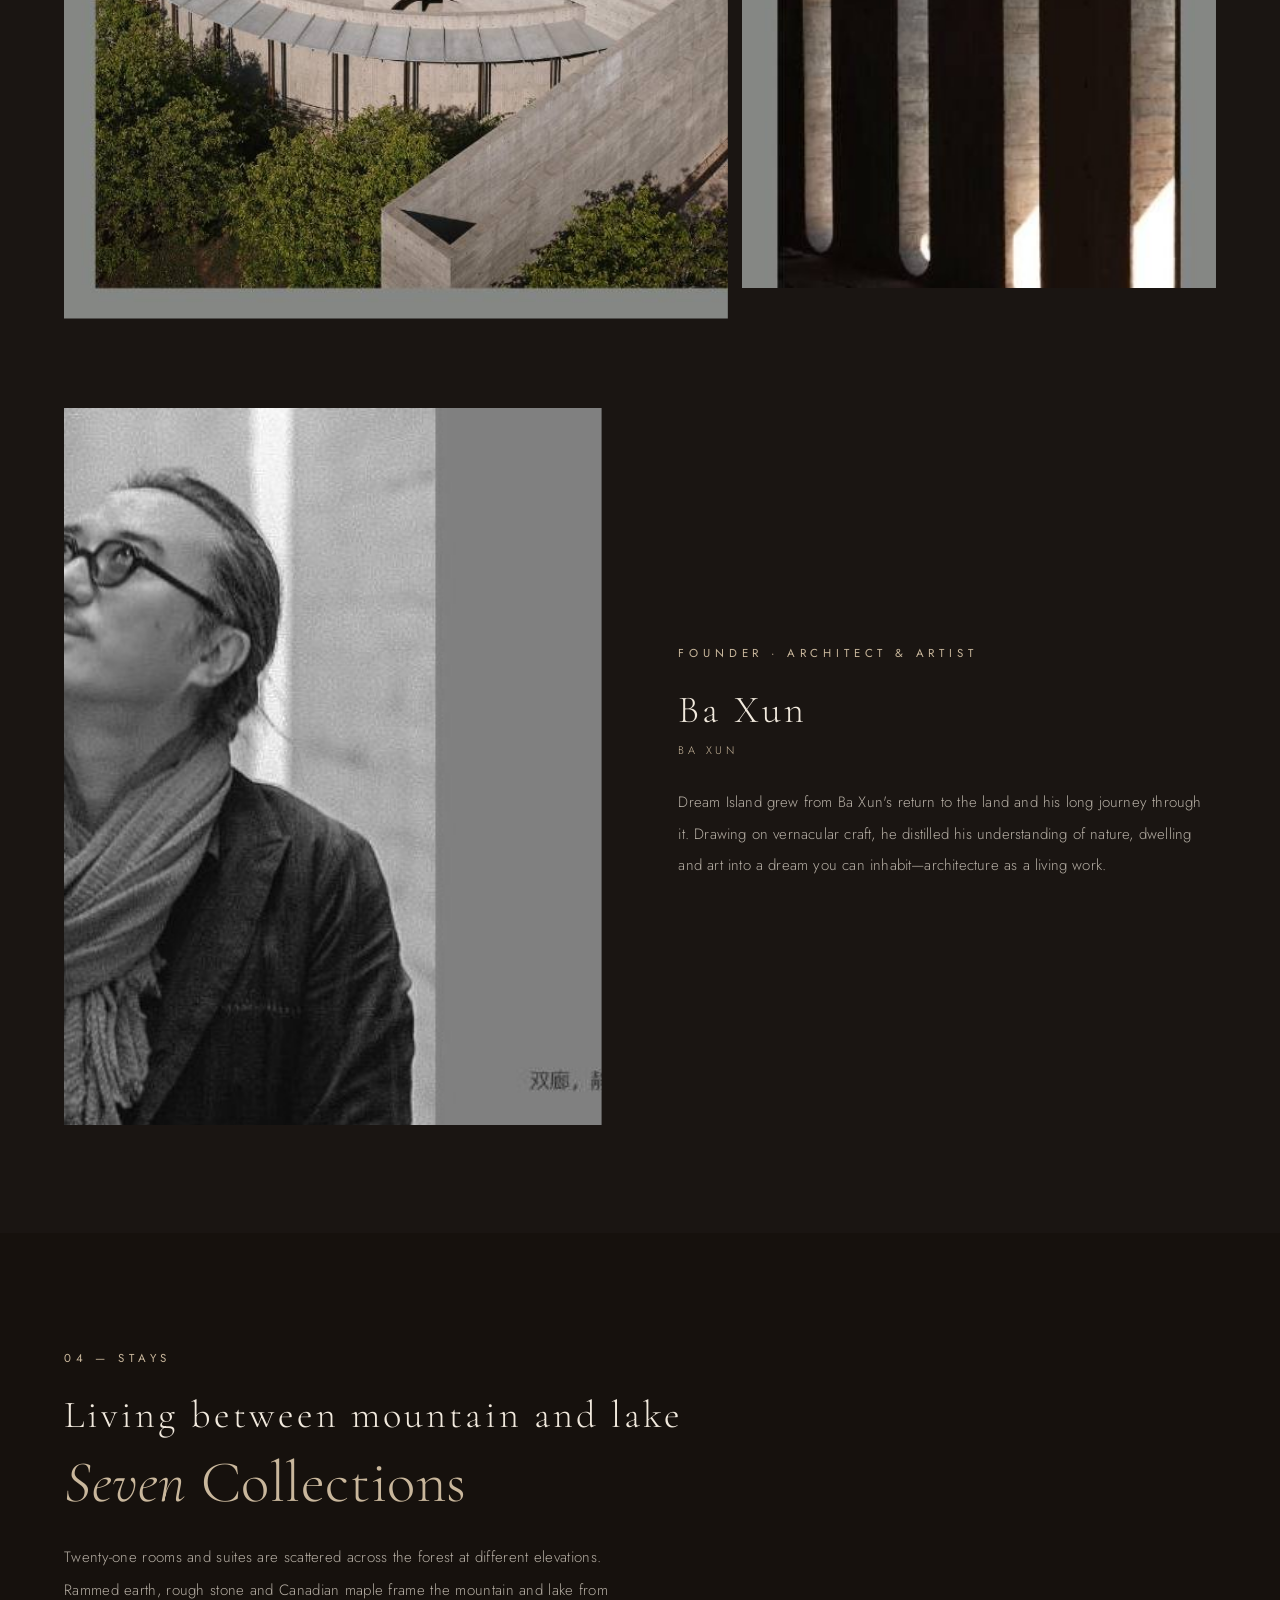
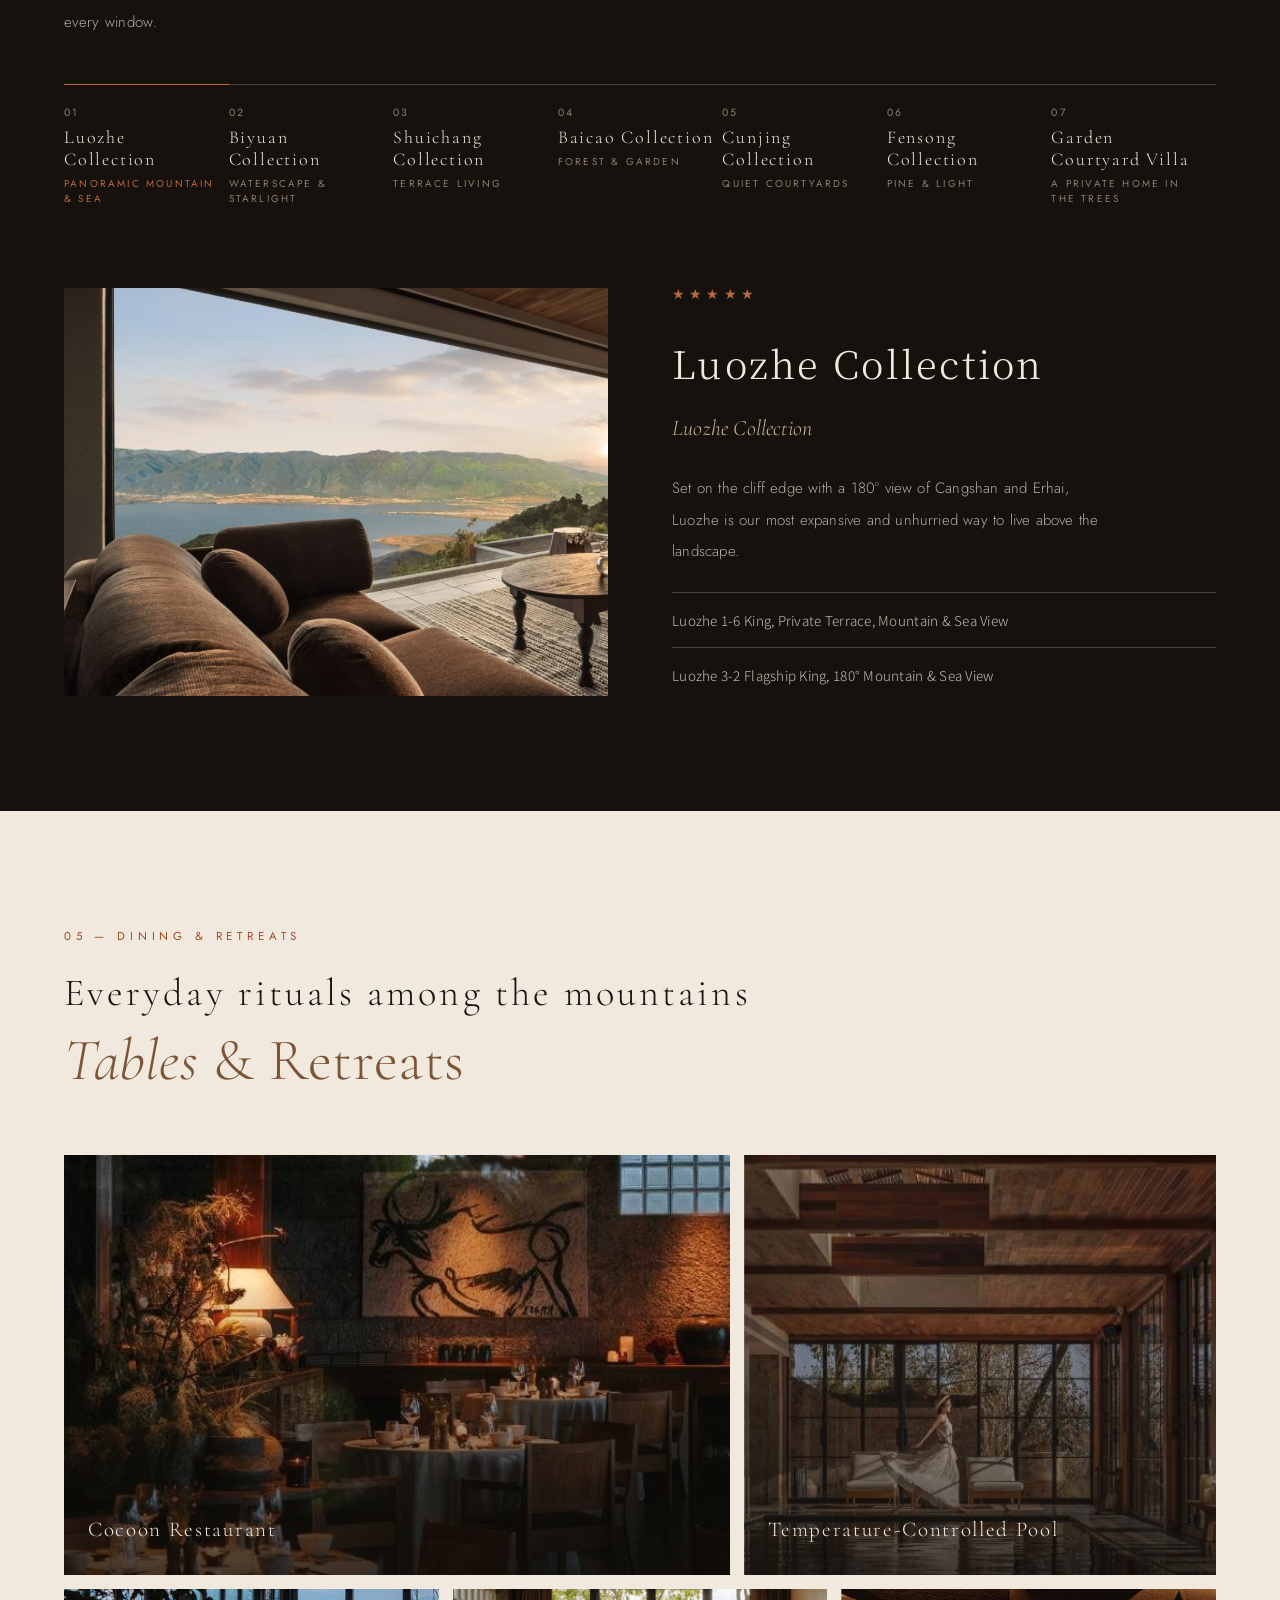
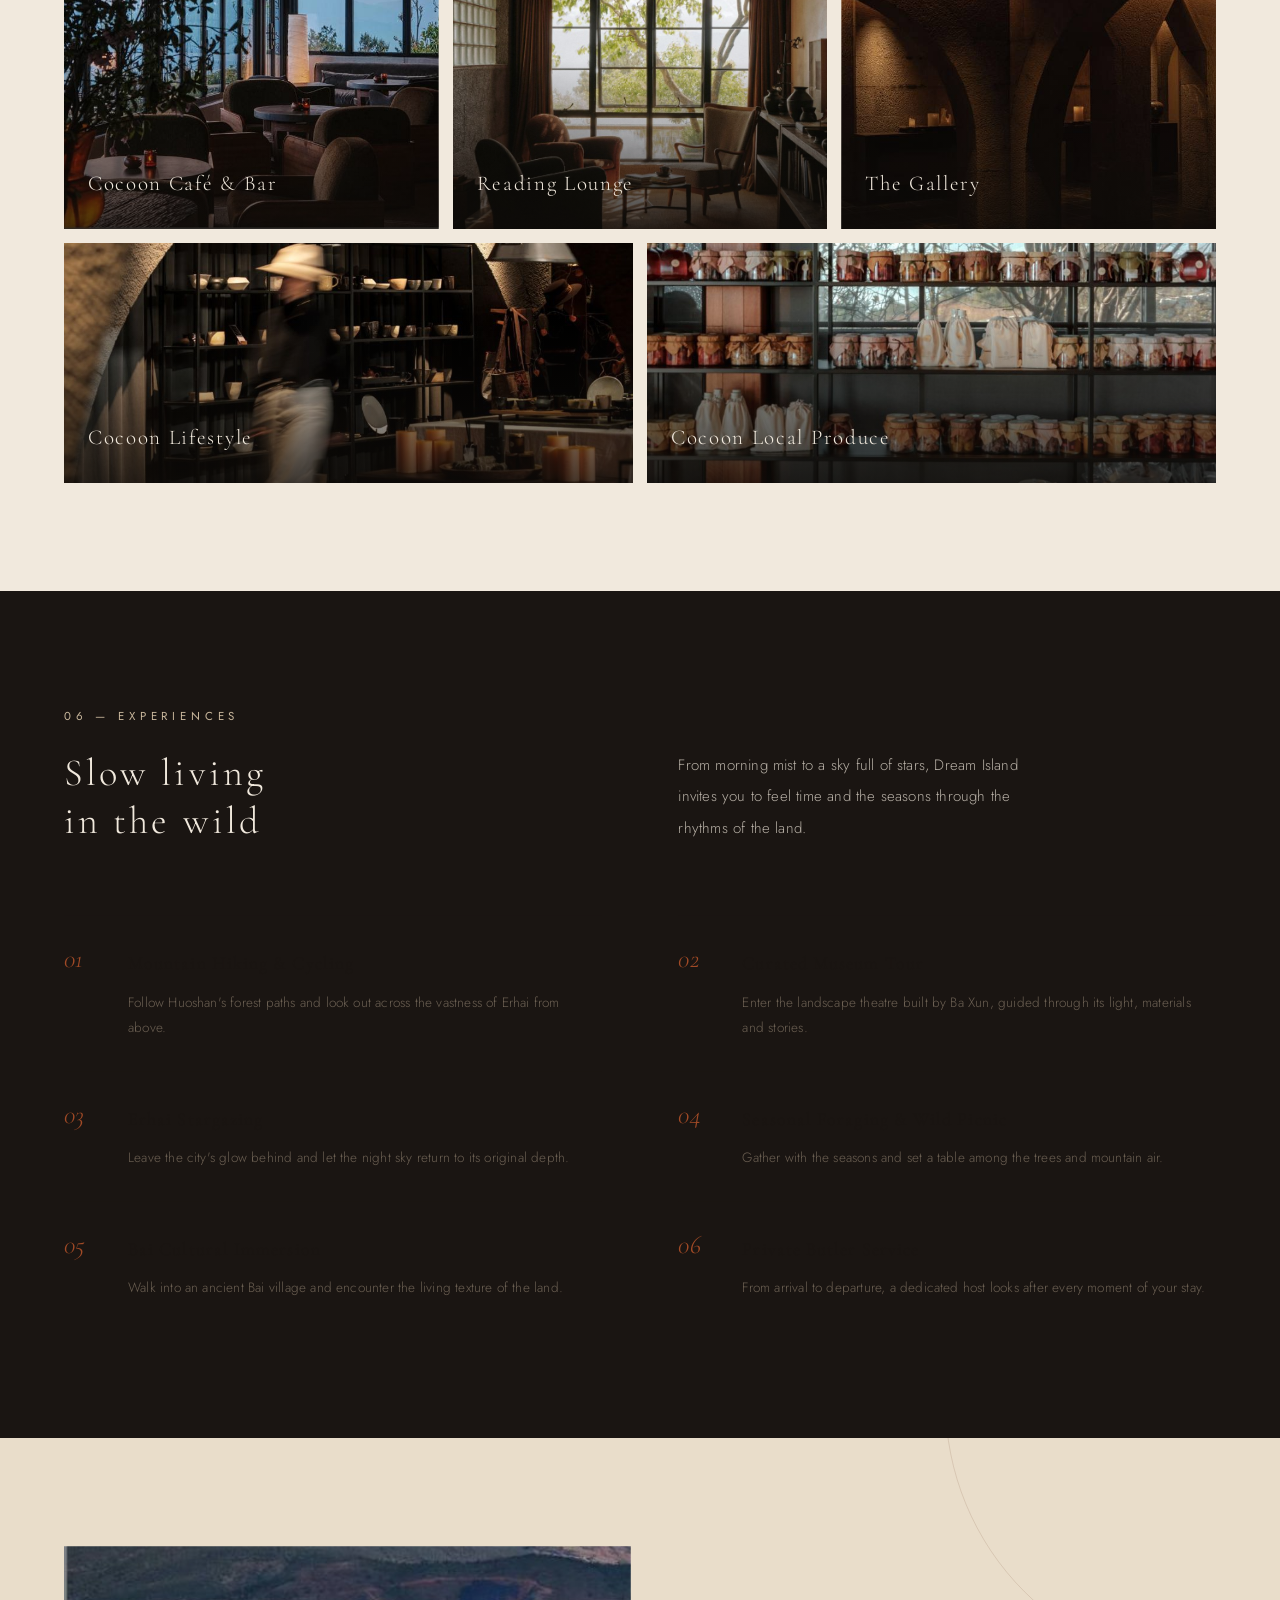
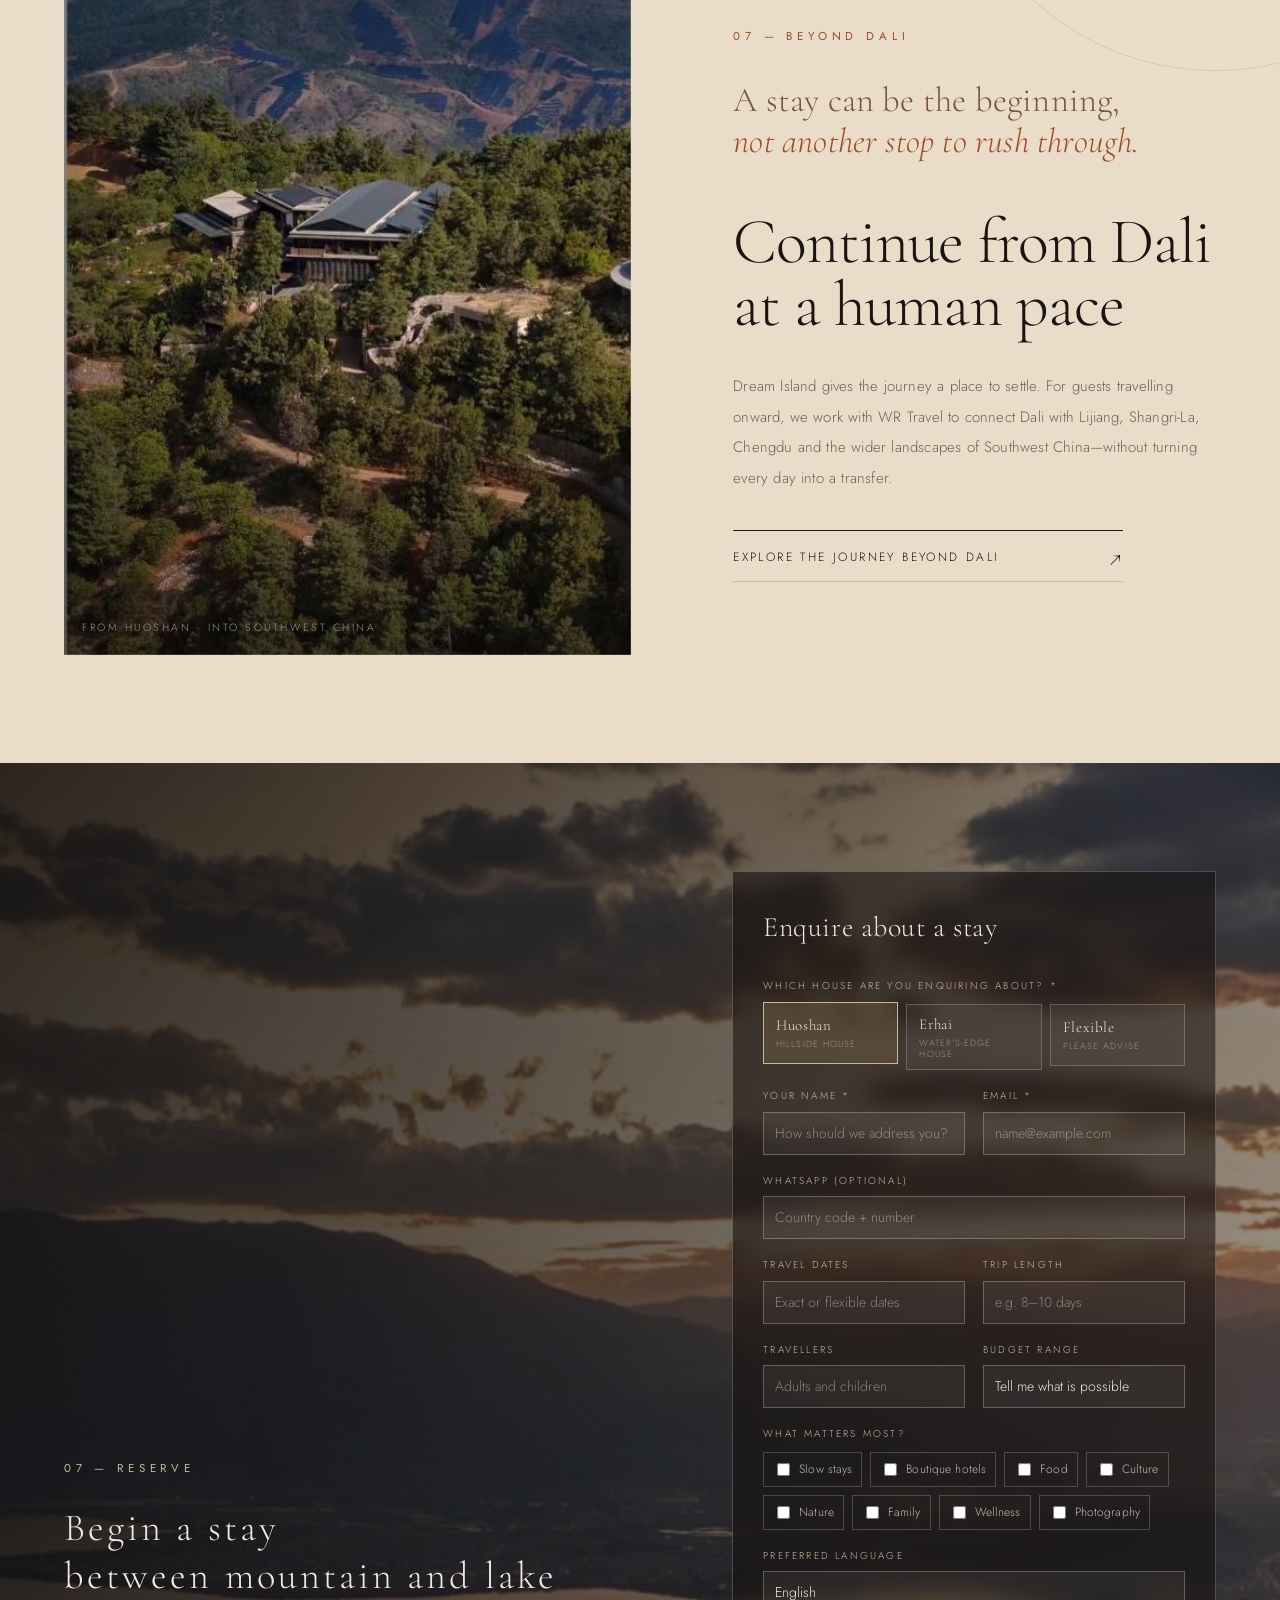
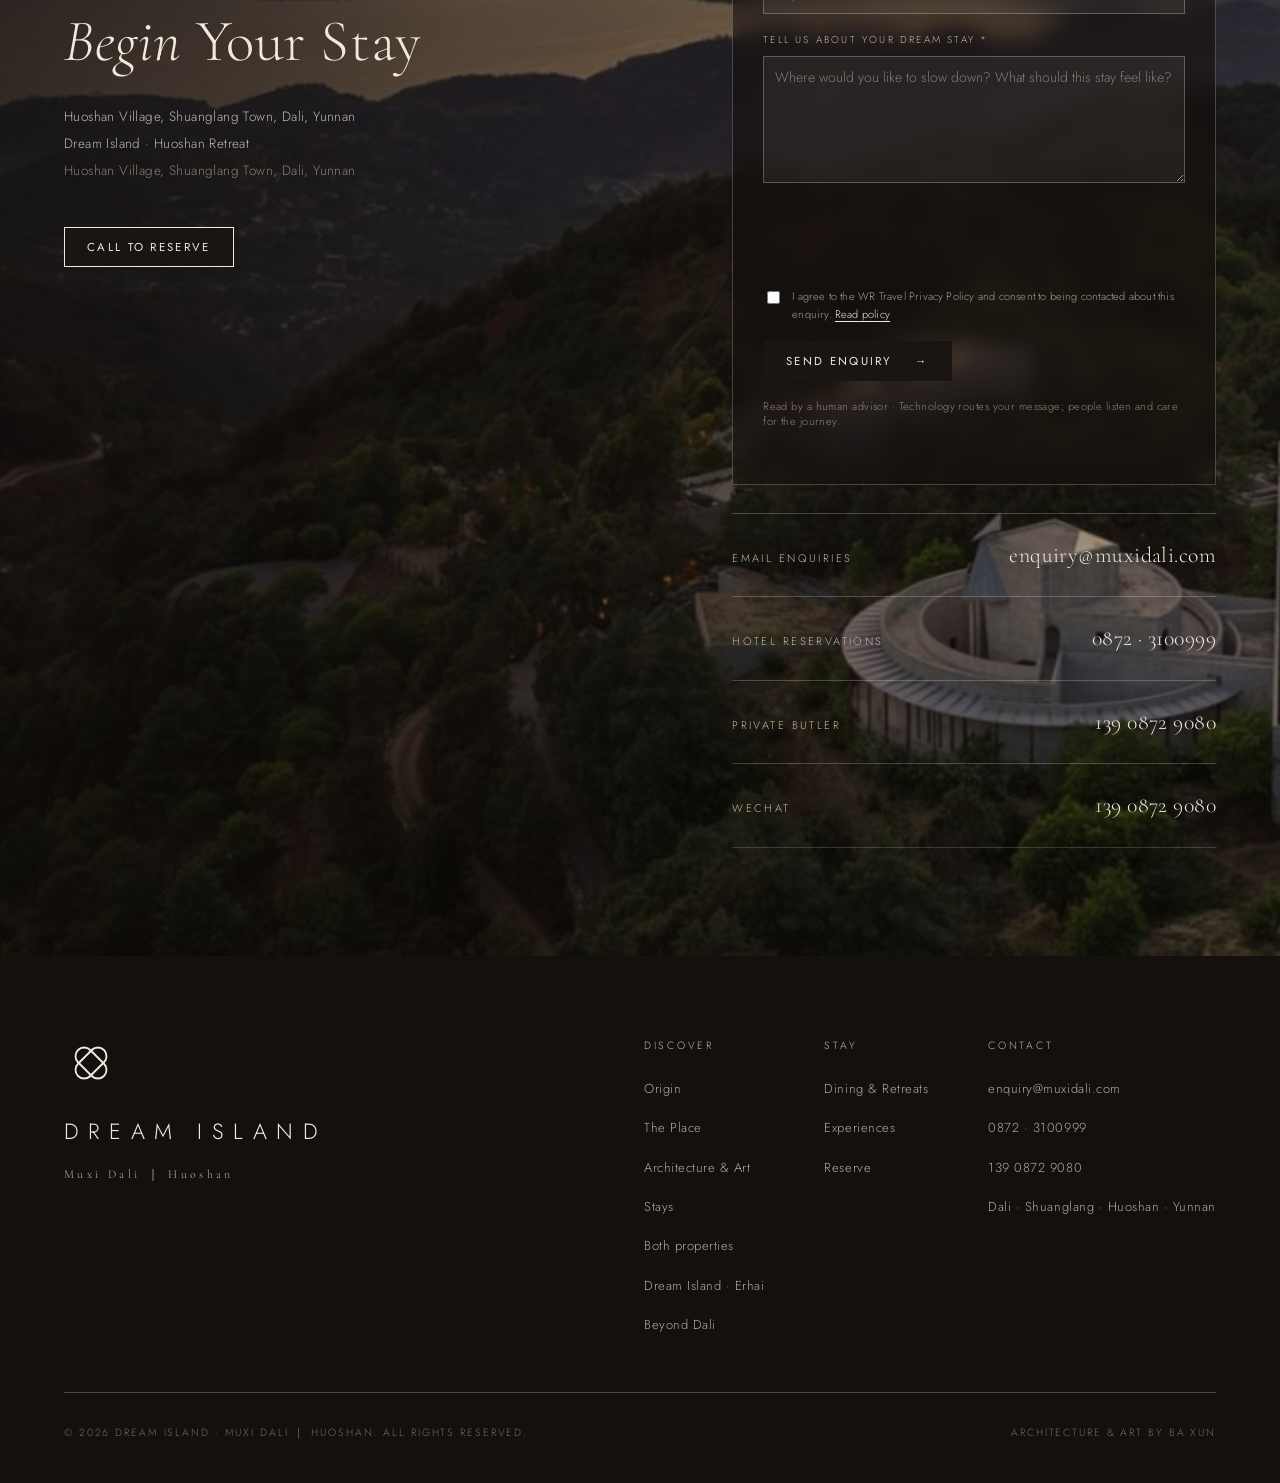
<file: huoshan/index.html>
<!DOCTYPE html>
<html lang="en">
<head>
<meta charset="utf-8">
<meta name="viewport" content="width=device-width, initial-scale=1">
<base href="/">
<title>Dream Island · Huoshan | Muxi Dali</title>
<meta name="description" content="Dream Island · Huoshan is a 21-room architectural retreat above Erhai Lake in Dali, rooted in Bai culture and shaped by architect and artist Ba Xun.">
<meta name="robots" content="index,follow,max-image-preview:large,max-snippet:-1,max-video-preview:-1">
<link rel="canonical" href="https://muxidali.com/huoshan/">
<link rel="alternate" hreflang="en" href="https://muxidali.com/huoshan/">
<link rel="alternate" hreflang="zh-Hans" href="https://muxidali.com/zh/huoshan/">
<link rel="alternate" hreflang="x-default" href="https://muxidali.com/huoshan/">
<link rel="icon" type="image/svg+xml" href="/favicon.svg">
<link rel="mask-icon" href="/favicon.svg" color="#1d2830">
<meta name="theme-color" content="#1d2830">
<meta property="og:type" content="website">
<meta property="og:site_name" content="Dream Island · Huoshan">
<meta property="og:title" content="Dream Island · Huoshan | Muxi Dali">
<meta property="og:description" content="A 21-room architectural retreat above Erhai Lake, rooted in Bai culture and shaped by architect and artist Ba Xun.">
<meta property="og:url" content="https://muxidali.com/huoshan/">
<meta property="og:image" content="https://muxidali.com/images/hero_bg.jpg">
<meta property="og:image:alt" content="Dream Island · Huoshan above Erhai Lake and the Cangshan range">
<meta name="twitter:card" content="summary_large_image">
<meta name="twitter:title" content="Dream Island · Huoshan | Muxi Dali">
<meta name="twitter:description" content="A 21-room architectural retreat above Erhai Lake in Dali.">
<meta name="twitter:image" content="https://muxidali.com/images/hero_bg.jpg">
<link rel="preconnect" href="https://fonts.googleapis.com">
<link rel="preconnect" href="https://fonts.gstatic.com" crossorigin>
<link rel="preconnect" href="https://challenges.cloudflare.com">
<link rel="preconnect" href="https://www.googletagmanager.com">
<link href="https://fonts.googleapis.com/css2?family=Cormorant+Garamond:ital,wght@0,300;0,400;0,500;1,300;1,400&family=Jost:wght@200;300;400;500&family=Noto+Serif+SC:wght@200;300;400;500&family=Noto+Sans+SC:wght@200;300;400&display=swap" rel="stylesheet">
<link rel="stylesheet" href="styles.css?v=20261021-enquiry-entry">
<script async src="https://www.googletagmanager.com/gtag/js?id=G-WLWS4DNPRN"></script>
<script>
  window.dataLayer = window.dataLayer || [];
  function gtag(){dataLayer.push(arguments);}
  gtag('js', new Date());
  gtag('config', 'G-WLWS4DNPRN');
</script>
<script type="application/ld+json">
{
  "@context": "https://schema.org",
  "@graph": [
    {
      "@type": "WebSite",
      "@id": "https://muxidali.com/#website",
      "url": "https://muxidali.com/",
      "name": "Dream Island · Huoshan",
      "alternateName": ["Muxi Dali Huoshan", "木夕大里 · 伙山"],
      "inLanguage": "en",
      "publisher": {"@id": "https://muxidali.com/huoshan/#hotel"}
    },
    {
      "@type": ["Hotel", "LodgingBusiness"],
      "@id": "https://muxidali.com/huoshan/#hotel",
      "name": "Dream Island · Huoshan",
      "alternateName": ["Muxi Dali · Huoshan", "木夕大里 · 伙山"],
      "url": "https://muxidali.com/huoshan/",
      "description": "A 21-room architectural retreat above Erhai Lake in Dali, rooted in Bai culture and shaped by architect and artist Ba Xun.",
      "image": [
        "https://muxidali.com/images/hero_bg.jpg",
        "https://muxidali.com/images/arch1.jpg",
        "https://muxidali.com/images/reserve_bg.jpg"
      ],
      "email": "enquiry@muxidali.com",
      "telephone": "+86-872-3100999",
      "numberOfRooms": 21,
      "foundingDate": "2020",
      "founder": {"@type": "Person", "name": "Ba Xun", "jobTitle": "Founder, Architect and Artist"},
      "address": {
        "@type": "PostalAddress",
        "streetAddress": "Huoshan Village, Shuanglang Town",
        "addressLocality": "Dali",
        "addressRegion": "Yunnan",
        "addressCountry": "CN"
      },
      "amenityFeature": [
        {"@type": "LocationFeatureSpecification", "name": "Huoshan Art Museum", "value": true},
        {"@type": "LocationFeatureSpecification", "name": "Temperature-controlled pool", "value": true},
        {"@type": "LocationFeatureSpecification", "name": "Private butler service", "value": true}
      ]
    }
  ]
}
</script>
<script src="https://challenges.cloudflare.com/turnstile/v0/api.js" async defer></script>
<script src="/attribution.js?v=20261008a"></script>
</head>
<body>

<!-- ===== brand mark symbol ===== -->
<svg width="0" height="0" style="position:absolute" aria-hidden="true">
  <symbol id="di-mark" viewBox="0 0 100 100">
    <g transform="rotate(45 50 50)" fill="none" stroke="currentColor" stroke-width="3.4">
      <path d="M50 16 A16 16 0 0 1 66 32 V68 A16 16 0 0 1 50 84 A16 16 0 0 1 34 68 V32 A16 16 0 0 1 50 16 Z"/>
      <path d="M32 34 H68 A16 16 0 0 1 84 50 A16 16 0 0 1 68 66 H32 A16 16 0 0 1 16 50 A16 16 0 0 1 32 34 Z"/>
      <path d="M34 29 L34 39"/>
      <path d="M66 61 L66 71"/>
    </g>
  </symbol>
</svg>

<!-- ===== NAV ===== -->
<header class="nav" id="nav">
  <div class="nav-logo" data-scroll="#top">
    <svg class="mark"><use href="#di-mark"></use></svg>
    <div class="wm">
      <span class="wordmark en">Dream Island</span>
      <span class="cn">Muxi Dali ｜ Huoshan</span>
    </div>
  </div>
  <nav class="nav-links">
    <a data-scroll="#essence">Origin</a>
    <a data-scroll="#place">The Place</a>
    <a data-scroll="#architecture">Architecture &amp; Art</a>
    <a data-scroll="#stays">Stays</a>
    <a data-scroll="#dining">Dining &amp; Retreats</a>
    <a data-scroll="#experiences">Experiences</a>
  </nav>
  <div class="nav-right">
    <div class="property-switcher" aria-label="Choose a property"><span aria-current="page">Huoshan</span><a href="/erhai/">Erhai</a></div>
    <a class="lang" href="/zh/huoshan/" aria-label="查看中文"><span class="on">EN</span><span class="sep">/</span><span class="off">中文</span></a>
    <button class="btn" data-scroll="#reserve">Reserve</button>
    <div class="nav-toggle" id="navToggle"><span></span><span></span><span></span></div>
  </div>
</header>

<!-- mobile menu -->
<div class="mmenu" id="mmenu">
  <a data-scroll="#essence">Origin</a>
  <a data-scroll="#place">The Place</a>
  <a data-scroll="#architecture">Architecture &amp; Art</a>
  <a data-scroll="#stays">Stays</a>
  <a data-scroll="#dining">Dining &amp; Retreats</a>
  <a data-scroll="#experiences">Experiences</a>
  <a href="/huoshan/" aria-current="page">Huoshan <span class="en">The hillside house</span></a>
  <a href="/erhai/">Erhai <span class="en">The water's-edge house</span></a>
  <a href="/zh/huoshan/">中文 <span class="en">View this page in Chinese</span></a>
  <a data-scroll="#reserve">Reserve</a>
</div>

<!-- ===== HERO ===== -->
<section class="hero" id="top">
  <div class="hero-media"><img src="images/hero_bg.jpg" alt="Aerial view of Erhai Lake and the Cangshan range" id="heroImg"></div>
  <div class="hero-inner">
    <svg class="mark"><use href="#di-mark"></use></svg>
    <h1><span class="wordmark">Dream Island</span></h1>
    <div class="cn-line">MUXI DALI ｜ HUOSHAN</div>
    <p class="tag">A dream retreat above Erhai Lake, on the slopes of Huoshan.<br>A place made for returning to yourself.</p>
    <button type="button" class="btn hero-enquiry" data-scroll="#reserve">Enquire about a stay</button>
  </div>
  <div class="hero-foot">
    <span>Dali · Shuanglang · Huoshan<br>Yunnan, China</span>
    <div class="scrollcue"><span>SCROLL</span><span class="line"></span></div>
    <span style="text-align:right">EST. 2020<br>21 ROOMS &amp; SUITES</span>
  </div>
</section>

<!-- ===== ESSENCE ===== -->
<section class="pad-y" id="essence">
  <div class="wrap">
    <div class="sec-head reveal">
      <span class="eyebrow">01 — The Origin</span>
      <h2 class="h-cn">The essence of a dream retreat</h2>
      <div class="h-en"><span class="it">The Essence</span> of a Dream</div>
    </div>

    <div class="two-col" style="margin-top:clamp(48px,7vw,90px)">
      <div class="reveal d1">
        <p class="lead">Dream Island · Huoshan was founded in 2020, above the eastern shore of Erhai Lake. Its name comes from founder Ba Xun's lifelong dream: to return to oneself.</p>
        <p class="body" style="margin-top:24px">Here, architecture does not rise above the landscape. It settles into trees and stone, weaving Bai villages, quiet mountain paths and clear lake light into a slower, more truthful way of living.</p>
        <div class="meta-row">
          <div class="m"><span class="k">Founded</span><span class="v">2020</span></div>
          <div class="m"><span class="k">Elevation</span><span class="v">2,200<span style="font-size:14px;font-family:var(--sans);letter-spacing:.1em">M</span></span></div>
          <div class="m"><span class="k">Rooms &amp; Suites</span><span class="v">21</span></div>
        </div>
      </div>
      <div class="figure ratio-34 img-reveal reveal d2">
        <img src="images/ess.jpg" alt="The wide landscape of Erhai Lake and Cangshan">
        <span class="cap">ERHAI LAKE</span>
      </div>
    </div>
  </div>
</section>

<!-- quote band -->
<section class="dark pad-y">
  <div class="wrap">
    <div class="reveal" style="max-width:980px;margin:0 auto;text-align:center">
      <svg class="mark" style="width:46px;height:46px;margin:0 auto 32px;color:var(--rust-soft)"><use href="#di-mark"></use></svg>
      <p class="quote">Here, time is recalibrated—<br>to the scale of the mountains and the breath of the lake, <span class="it">back to life itself.</span></p>
    </div>
  </div>
</section>

<!-- ===== PLACE ===== -->
<section class="pad-y" id="place">
  <div class="wrap">
    <div class="two-col narrow" style="align-items:flex-end">
      <div class="reveal">
        <span class="eyebrow">02 — Rooted</span>
        <h2 class="h-cn" style="margin:22px 0 14px">Rooted in<br>Bai heritage</h2>
        <div class="h-en" style="color:var(--clay)"><span class="it">Of</span> This Land</div>
        <p class="body" style="margin-top:30px;max-width:440px">Huoshan rests above Shuanglang, a mountain shaped by village life and open horizons. Dream Island responds with rammed earth, rough stone and timber, allowing traditional craft to grow into contemporary living.</p>
      </div>
      <div class="figure ratio-43 img-reveal reveal d1">
        <img src="images/place.jpg" alt="The retreat among the forests of Huoshan">
        <span class="cap">HUOSHAN</span>
      </div>
    </div>
  </div>
</section>

<section class="band">
  <img src="images/band.jpg" alt="Dream Island · Huoshan at night" class="img-reveal reveal">
  <div class="band-inner reveal d1">
    <span class="eyebrow light">Dream Island · Huoshan</span>
    <p class="display" style="font-size:clamp(26px,3.2vw,44px);color:var(--paper);margin:14px 0 0;max-width:680px">The mountain is our roof, the forest our theatre,<br>and Erhai a constant glimmer in the distance.</p>
  </div>
</section>

<!-- ===== ARCHITECTURE / MUSEUM ===== -->
<section class="dark pad-y" id="architecture">
  <div class="wrap">
    <div class="sec-head reveal">
      <span class="eyebrow light">03 — Architecture &amp; Art</span>
      <h2 class="h-cn" style="color:var(--paper)">Huoshan Art Museum</h2>
      <div class="h-en"><span class="it">A Landscape</span> Theatre</div>
    </div>
    <p class="lead reveal d1" style="max-width:620px;margin-top:30px">Designed by architect and artist Ba Xun, the museum is a concrete landscape theatre. Spiralling ramps, geometric light and monumental volumes bring the walker into conversation with mountain, sky and self.</p>

    <div class="arch-grid" style="margin-top:clamp(40px,6vw,72px)">
      <div class="figure a img-reveal reveal" style="height:100%"><img src="images/arch1.jpg" alt="Aerial view of Huoshan Art Museum" style="height:100%"></div>
      <div class="figure img-reveal reveal d1 ratio-43"><img src="images/arch2.jpg" alt="Spiralling stairs and columns of light"></div>
      <div class="figure img-reveal reveal d2 ratio-43"><img src="images/arch3.jpg" alt="Geometric details in concrete"></div>
    </div>

    <div class="two-col" style="margin-top:clamp(54px,7vw,96px);align-items:center">
      <div class="figure ratio-34 img-reveal reveal"><img src="images/founder.jpg" alt="Dream Island founder Ba Xun"></div>
      <div class="reveal d1">
        <span class="eyebrow light">Founder · Architect &amp; Artist</span>
        <h3 class="h-cn" style="color:var(--paper);margin:18px 0 6px">Ba Xun</h3>
        <div class="kicker-en" style="color:var(--sand)">BA XUN</div>
        <p class="body" style="margin-top:26px">Dream Island grew from Ba Xun's return to the land and his long journey through it. Drawing on vernacular craft, he distilled his understanding of nature, dwelling and art into a dream you can inhabit—architecture as a living work.</p>
      </div>
    </div>
  </div>
</section>

<!-- ===== STAYS ===== -->
<section class="dark pad-y" id="stays" style="background:#16110d">
  <div class="wrap">
    <div class="sec-head reveal">
      <span class="eyebrow light">04 — Stays</span>
      <h2 class="h-cn" style="color:var(--paper)">Living between mountain and lake</h2>
      <div class="h-en"><span class="it">Seven</span> Collections</div>
    </div>
    <p class="lead reveal d1" style="max-width:560px;margin-top:28px">Twenty-one rooms and suites are scattered across the forest at different elevations. Rammed earth, rough stone and Canadian maple frame the mountain and lake from every window.</p>

    <div class="stays-tabs reveal d1" id="stayTabs"></div>
    <div class="stay-panel" id="stayPanel"></div>
  </div>
</section>

<!-- ===== DINING / FACILITIES ===== -->
<section class="pad-y" id="dining">
  <div class="wrap">
    <div class="sec-head reveal">
      <span class="eyebrow">05 — Dining &amp; Retreats</span>
      <h2 class="h-cn">Everyday rituals among the mountains</h2>
      <div class="h-en" style="color:var(--clay)"><span class="it">Tables</span> &amp; Retreats</div>
    </div>

    <div class="fac-grid" style="margin-top:clamp(40px,6vw,64px)">
      <div class="fac col-7 tall reveal"><img src="images/d1_17_c.jpg" alt="Cocoon Restaurant"><div class="fac-cap"><div class="cn">Cocoon Restaurant</div></div></div>
      <div class="fac col-5 tall reveal d1"><img src="images/d1_18_c.jpg" alt="Temperature-controlled pool"><div class="fac-cap"><div class="cn">Temperature-Controlled Pool</div></div></div>
      <div class="fac col-4 reveal"><img src="images/d1_16_c.jpg" alt="Cocoon Café and Bar"><div class="fac-cap"><div class="cn">Cocoon Café &amp; Bar</div></div></div>
      <div class="fac col-4 reveal d1"><img src="images/d2_01_c.jpg" alt="Reading lounge"><div class="fac-cap"><div class="cn">Reading Lounge</div></div></div>
      <div class="fac col-4 reveal d2"><img src="images/d1_15_c.jpg" alt="The gallery"><div class="fac-cap"><div class="cn">The Gallery</div></div></div>
      <div class="fac col-6 reveal"><img src="images/d2_02_c.jpg" alt="Cocoon lifestyle store"><div class="fac-cap"><div class="cn">Cocoon Lifestyle</div></div></div>
      <div class="fac col-6 reveal d1"><img src="images/d2_03_c.jpg" alt="Local produce from the mountains"><div class="fac-cap"><div class="cn">Cocoon Local Produce</div></div></div>
    </div>
  </div>
</section>

<!-- ===== EXPERIENCES ===== -->
<section class="dark pad-y" id="experiences">
  <div class="wrap">
    <div class="two-col" style="align-items:flex-end;margin-bottom:clamp(30px,5vw,56px)">
      <div class="sec-head reveal">
        <span class="eyebrow light">06 — Experiences</span>
        <h2 class="h-cn" style="color:var(--paper)">Slow living<br>in the wild</h2>
      </div>
      <p class="body reveal d1" style="max-width:380px">From morning mist to a sky full of stars, Dream Island invites you to feel time and the seasons through the rhythms of the land.</p>
    </div>

    <div class="exp-list">
      <div class="exp reveal"><div class="no">01</div><div><div class="cn">Mountain Hiking &amp; Cycling</div><p>Follow Huoshan's forest paths and look out across the vastness of Erhai from above.</p></div></div>
      <div class="exp reveal d1"><div class="no">02</div><div><div class="cn">Curated Museum Tour</div><p>Enter the landscape theatre built by Ba Xun, guided through its light, materials and stories.</p></div></div>
      <div class="exp reveal"><div class="no">03</div><div><div class="cn">Erhai Stargazing</div><p>Leave the city's glow behind and let the night sky return to its original depth.</p></div></div>
      <div class="exp reveal d1"><div class="no">04</div><div><div class="cn">Seasonal Foraging &amp; Wild Picnic</div><p>Gather with the seasons and set a table among the trees and mountain air.</p></div></div>
      <div class="exp reveal"><div class="no">05</div><div><div class="cn">Bai Cultural Immersion</div><p>Walk into an ancient Bai village and encounter the living texture of the land.</p></div></div>
      <div class="exp reveal d1"><div class="no">06</div><div><div class="cn">Private Butler Service</div><p>From arrival to departure, a dedicated host looks after every moment of your stay.</p></div></div>
    </div>
  </div>
</section>

<!-- ===== BEYOND DALI ===== -->
<section class="journey-teaser pad-y" id="beyond-dali">
  <div class="wrap">
    <div class="journey-teaser-grid">
      <div class="journey-teaser-media figure img-reveal reveal">
        <img src="images/place.jpg" alt="Forested slopes above Erhai Lake in Dali" loading="lazy">
        <span class="cap">FROM HUOSHAN · INTO SOUTHWEST CHINA</span>
      </div>
      <div class="journey-teaser-copy reveal d1">
        <span class="eyebrow">07 — Beyond Dali</span>
        <p class="journey-teaser-kicker">A stay can be the beginning,<br><em>not another stop to rush through.</em></p>
        <h2>Continue from Dali<br>at a human pace</h2>
        <p>Dream Island gives the journey a place to settle. For guests travelling onward, we work with WR Travel to connect Dali with Lijiang, Shangri-La, Chengdu and the wider landscapes of Southwest China—without turning every day into a transfer.</p>
        <a class="journey-text-link" href="/journeys/beyond-dali/">Explore the journey beyond Dali <span>↗</span></a>
      </div>
    </div>
  </div>
</section>

<!-- ===== RESERVE ===== -->
<section class="reserve pad-y" id="reserve">
  <div class="reserve-bg"><img src="images/reserve_bg.jpg" alt="Dusk over Erhai Lake from Huoshan"></div>
  <div class="wrap">
    <div class="reserve-grid">
      <div class="reveal">
        <span class="eyebrow light">07 — Reserve</span>
        <h2 class="h-cn" style="color:var(--paper);margin:22px 0 12px">Begin a stay<br>between mountain and lake</h2>
        <div class="h-en"><span class="it">Begin</span> Your Stay</div>
        <p class="addr">
          Huoshan Village, Shuanglang Town, Dali, Yunnan<br>
          Dream Island · Huoshan Retreat<br>
          <span style="color:var(--stone)">Huoshan Village, Shuanglang Town, Dali, Yunnan</span>
        </p>
        <button class="btn solid" style="margin-top:30px;border-color:var(--paper);color:var(--paper)" onclick="window.location.href='tel:08723100999'">Call to Reserve</button>
      </div>
      <div class="reveal d1">
        <form class="enquiry-form" id="enquiryForm" data-enquiry-form novalidate>
          <input type="hidden" name="variant" value="long">
          <input type="hidden" name="lang" value="en">
          <input type="hidden" name="source" value="muxidali-huoshan-en">
          <input type="hidden" name="route" value="muxidali">
          <input type="hidden" name="started_at" value="">
          <div class="form-heading">Enquire about a stay</div>
          <div class="form-hp" aria-hidden="true"><label>Website <input type="text" name="website" tabindex="-1" autocomplete="off"></label></div>
          <div class="form-grid">
            <fieldset class="field field-wide property-field"><legend>Which house are you enquiring about? *</legend><div class="property-options"><label><input type="radio" name="property" value="huoshan" required checked><span><b>Huoshan</b><small>Hillside house</small></span></label><label><input type="radio" name="property" value="erhai" required><span><b>Erhai</b><small>Water's-edge house</small></span></label><label><input type="radio" name="property" value="flexible" required><span><b>Flexible</b><small>Please advise</small></span></label></div></fieldset>
            <label class="field"><span>Your name *</span><input type="text" name="name" autocomplete="name" required maxlength="100" placeholder="How should we address you?"></label>
            <label class="field"><span>Email *</span><input type="email" name="email" autocomplete="email" required maxlength="180" placeholder="name@example.com"></label>
            <label class="field field-wide"><span>WhatsApp (optional)</span><input type="text" name="contact" autocomplete="tel" maxlength="180" placeholder="Country code + number"></label>
            <label class="field"><span>Travel dates</span><input type="text" name="dates" maxlength="180" placeholder="Exact or flexible dates"></label>
            <label class="field"><span>Trip length</span><input type="text" name="duration" maxlength="80" placeholder="e.g. 8–10 days"></label>
            <label class="field"><span>Travellers</span><input type="text" name="travellers" maxlength="80" placeholder="Adults and children"></label>
            <label class="field"><span>Budget range</span><select name="budget"><option value="">Tell me what is possible</option><option value="under-cny-30000">Under CNY 30,000 / person</option><option value="cny-30000-60000">CNY 30,000–60,000 / person</option><option value="cny-60000-100000">CNY 60,000–100,000 / person</option><option value="cny-100000-plus">CNY 100,000+ / person</option></select></label>
            <fieldset class="field field-wide interest-field"><legend>What matters most?</legend><div class="interest-options"><label><input type="checkbox" name="interests" value="Slow stays"><span>Slow stays</span></label><label><input type="checkbox" name="interests" value="Boutique hotels"><span>Boutique hotels</span></label><label><input type="checkbox" name="interests" value="Food"><span>Food</span></label><label><input type="checkbox" name="interests" value="Culture"><span>Culture</span></label><label><input type="checkbox" name="interests" value="Nature"><span>Nature</span></label><label><input type="checkbox" name="interests" value="Family"><span>Family</span></label><label><input type="checkbox" name="interests" value="Wellness"><span>Wellness</span></label><label><input type="checkbox" name="interests" value="Photography"><span>Photography</span></label></div></fieldset>
            <label class="field field-wide"><span>Preferred language</span><select name="preferred_language"><option value="English">English</option><option value="Chinese">Chinese</option></select></label>
            <label class="field field-wide"><span>Tell us about your dream stay *</span><textarea name="message" rows="5" required maxlength="3000" placeholder="Where would you like to slow down? What should this stay feel like?"></textarea></label>
          </div>
          <div class="cf-turnstile" data-sitekey="0x4AAAAAAD2QFRD4bn5jIdIa" data-theme="dark" data-size="flexible" data-action="muxidali-enquiry"></div>
          <label class="enquiry-consent"><input type="checkbox" name="privacy_consent" value="1" required><span>I agree to the WR Travel Privacy Policy and consent to being contacted about this enquiry. <a href="https://wr-travel.com/privacy" target="_blank" rel="noopener">Read policy</a></span></label>
          <div class="form-actions"><button class="btn solid form-submit" type="submit"><span>Send Enquiry</span><i aria-hidden="true">→</i></button><p>Read by a human advisor · Technology routes your message; people listen and care for the journey.</p></div>
          <p class="form-status enquiry-status" data-enquiry-status id="enquiryStatus" role="status" aria-live="polite"></p>
        </form>
        <div class="contact-list">
          <a class="ci" href="mailto:enquiry@muxidali.com"><span class="k">Email Enquiries</span><span class="v">enquiry@muxidali.com</span></a>
          <a class="ci" href="tel:08723100999"><span class="k">Hotel Reservations</span><span class="v">0872 · 3100999</span></a>
          <a class="ci" href="tel:13908729080"><span class="k">Private Butler</span><span class="v">139 0872 9080</span></a>
          <div class="ci"><span class="k">WeChat</span><span class="v">139 0872 9080</span></div>
        </div>
      </div>
    </div>
  </div>
</section>

<!-- ===== FOOTER ===== -->
<footer class="foot">
  <div class="foot-inner">
    <div class="foot-top">
      <div>
        <svg class="mark"><use href="#di-mark"></use></svg>
        <div class="wordmark">Dream Island</div>
        <div class="cn">Muxi Dali ｜ Huoshan</div>
      </div>
      <div class="foot-nav">
        <div class="foot-col">
          <span class="ttl">Discover</span>
          <a data-scroll="#essence">Origin</a>
          <a data-scroll="#place">The Place</a>
          <a data-scroll="#architecture">Architecture &amp; Art</a>
          <a data-scroll="#stays">Stays</a>
          <a href="/">Both properties</a>
          <a href="/erhai/">Dream Island · Erhai</a>
          <a href="/journeys/beyond-dali/">Beyond Dali</a>
        </div>
        <div class="foot-col">
          <span class="ttl">Stay</span>
          <a data-scroll="#dining">Dining &amp; Retreats</a>
          <a data-scroll="#experiences">Experiences</a>
          <a data-scroll="#reserve">Reserve</a>
        </div>
        <div class="foot-col">
          <span class="ttl">Contact</span>
          <a href="mailto:enquiry@muxidali.com">enquiry@muxidali.com</a>
          <a href="tel:08723100999">0872 · 3100999</a>
          <a href="tel:13908729080">139 0872 9080</a>
          <span>Dali · Shuanglang · Huoshan · Yunnan</span>
        </div>
      </div>
    </div>
    <div class="foot-bottom">
      <span>© 2026 Dream Island · Muxi Dali ｜ Huoshan. All rights reserved.</span>
      <span>Architecture &amp; Art by Ba Xun</span>
    </div>
  </div>
</footer>

<script src="script.js?v=20261010-room-names"></script>
</body>
</html>
</file>
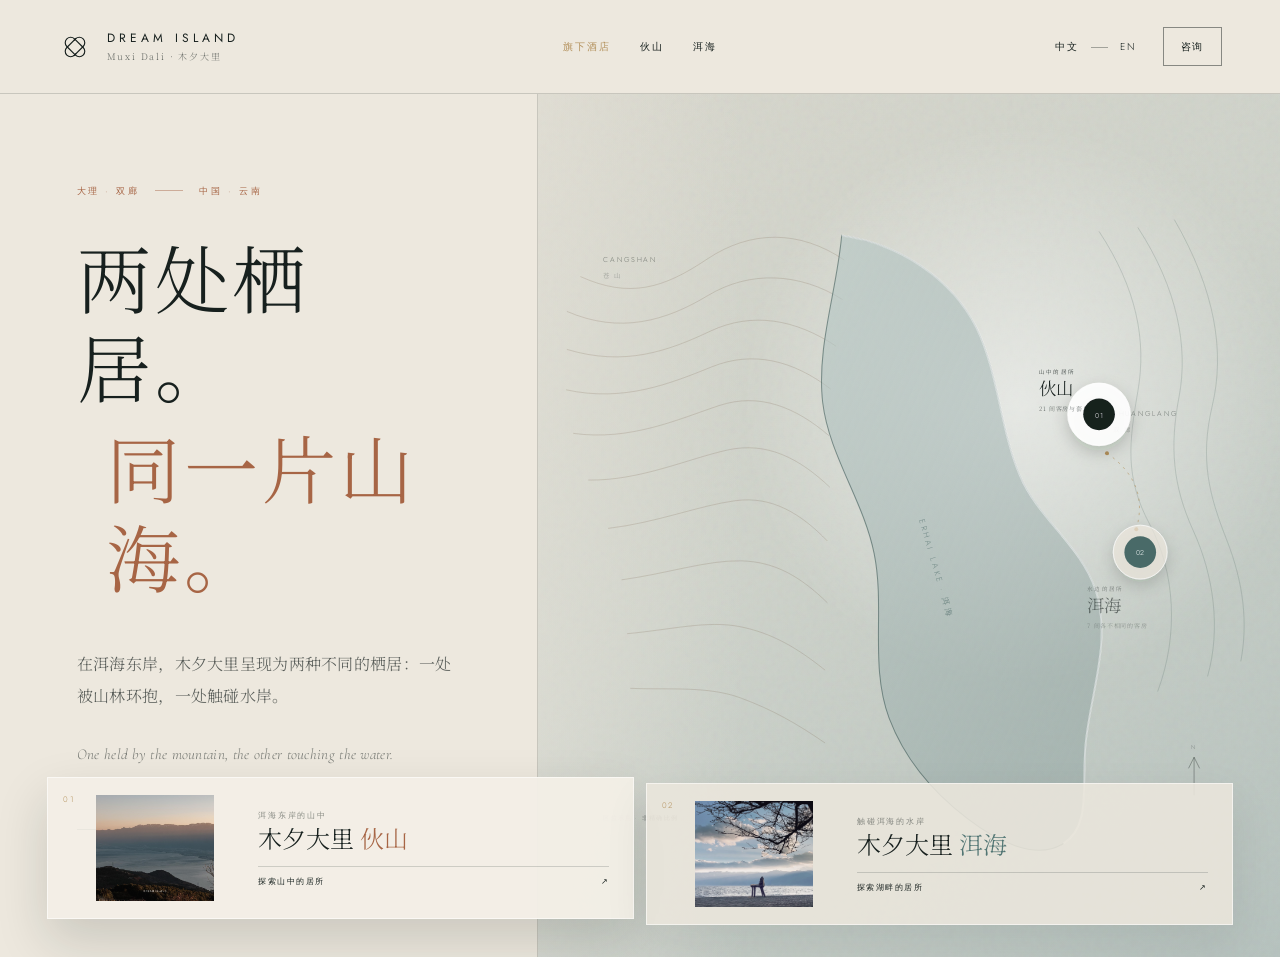
<file: zh/index.html>
<!doctype html>
<html lang="zh-Hans">
<head>
  <meta charset="utf-8">
  <meta name="viewport" content="width=device-width,initial-scale=1">
  <title>木夕大里 | 伙山与洱海</title>
  <meta name="description" content="木夕大里在大理双廊的两处栖居：位于山中的木夕大里·伙山，以及临近水岸的木夕大里·洱海。">
  <meta name="robots" content="index,follow,max-image-preview:large,max-snippet:-1,max-video-preview:-1">
  <link rel="canonical" href="https://muxidali.com/zh/">
  <link rel="alternate" hreflang="en" href="https://muxidali.com/">
  <link rel="alternate" hreflang="zh-Hans" href="https://muxidali.com/zh/">
  <link rel="alternate" hreflang="x-default" href="https://muxidali.com/">
  <link rel="icon" type="image/svg+xml" href="/favicon.svg">
  <meta name="theme-color" content="#ede8de">
  <meta property="og:type" content="website">
  <meta property="og:site_name" content="木夕大里">
  <meta property="og:title" content="木夕大里 | 山中与水边的两处栖居">
  <meta property="og:description" content="一处在山中，一处在水边。以两种距离，重新看见大理。">
  <meta property="og:url" content="https://muxidali.com/zh/">
  <meta property="og:image" content="https://muxidali.com/images/hero_bg.jpg">
  <link rel="preconnect" href="https://fonts.googleapis.com">
  <link rel="preconnect" href="https://fonts.gstatic.com" crossorigin>
  <link href="https://fonts.googleapis.com/css2?family=Cormorant+Garamond:ital,wght@0,300;0,400&family=Jost:wght@200;300;400;500&family=Noto+Serif+SC:wght@200;300;400&display=swap" rel="stylesheet">
  <link rel="stylesheet" href="/landing.css?v=20260811a">
  <script async src="https://www.googletagmanager.com/gtag/js?id=G-WLWS4DNPRN"></script>
  <script>window.dataLayer=window.dataLayer||[];function gtag(){dataLayer.push(arguments);}gtag('js',new Date());gtag('config','G-WLWS4DNPRN',{content_group:'muxi_brand_zh'});</script>
  <script type="application/ld+json">
  {"@context":"https://schema.org","@graph":[
    {"@type":"WebSite","@id":"https://muxidali.com/#website","url":"https://muxidali.com/","name":"木夕大里","alternateName":"Dream Island · Muxi Dali","inLanguage":"zh-Hans"},
    {"@type":"CollectionPage","@id":"https://muxidali.com/zh/#page","url":"https://muxidali.com/zh/","name":"木夕大里 — 伙山与洱海","inLanguage":"zh-Hans","isPartOf":{"@id":"https://muxidali.com/#website"},"mainEntity":{"@id":"https://muxidali.com/zh/#properties"}},
    {"@type":"ItemList","@id":"https://muxidali.com/zh/#properties","name":"木夕大里大理酒店","numberOfItems":2,"itemListElement":[{"@type":"ListItem","position":1,"url":"https://muxidali.com/zh/huoshan/","name":"木夕大里·伙山"},{"@type":"ListItem","position":2,"url":"https://muxidali.com/zh/erhai/","name":"木夕大里·洱海"}]}
  ]}</script>
<script src="/attribution.js?v=20261008a"></script>
</head>
<body class="zh-page">
  <svg width="0" height="0" class="symbol-library" aria-hidden="true"><symbol id="di-mark" viewBox="0 0 100 100"><g transform="rotate(45 50 50)" fill="none" stroke="currentColor" stroke-width="3.4"><path d="M50 16A16 16 0 0 1 66 32v36a16 16 0 0 1-32 0V32a16 16 0 0 1 16-16Z"/><path d="M32 34h36a16 16 0 0 1 0 32H32a16 16 0 0 1 0-32Z"/><path d="M34 29v10M66 61v10"/></g></symbol></svg>

  <main class="landing-shell">
    <header class="brand-nav">
      <a class="brand" href="#top" aria-label="木夕大里首页"><svg><use href="#di-mark"></use></svg><span><b>Dream Island</b><small>Muxi Dali · 木夕大里</small></span></a>
      <nav aria-label="酒店切换"><span>旗下酒店</span><a href="/zh/huoshan/">伙山</a><a href="/zh/erhai/">洱海</a></nav>
      <div class="nav-actions"><a class="language-link" href="/" aria-label="View in English">中文 <i></i> EN</a><a href="mailto:enquiry@muxidali.com">咨询</a></div>
    </header>

    <section class="brand-hero" id="top">
      <div class="hero-copy">
        <p class="eyebrow"><span>大理 · 双廊</span><span>中国 · 云南</span></p>
        <h1>两处栖居。<br><em>同一片山海。</em></h1>
        <p class="intro">在洱海东岸，木夕大里呈现为两种不同的栖居：一处被山林环抱，一处触碰水岸。</p>
        <p class="cn-intro">One held by the mountain, the other touching the water.</p>
        <div class="scroll-note"><span></span>选择一处，开始旅程</div>
      </div>

      <div class="map-stage" aria-label="木夕大里伙山与洱海区位示意图">
        <div class="map-wash"></div>
        <svg class="dali-map" viewBox="0 0 900 850" role="img" aria-labelledby="zh-map-title zh-map-desc">
          <title id="zh-map-title">木夕大里两处酒店区位</title><desc id="zh-map-desc">苍山、洱海和双廊的示意地图，标注山中的伙山与水边的洱海。</desc>
          <defs><linearGradient id="zh-lake-fill" x1="0" y1="0" x2="1" y2="1"><stop offset="0" stop-color="#b8c9c7" stop-opacity=".62"/><stop offset="1" stop-color="#78908f" stop-opacity=".34"/></linearGradient><filter id="zh-soft-shadow" x="-40%" y="-40%" width="180%" height="180%"><feDropShadow dx="0" dy="8" stdDeviation="10" flood-color="#111b19" flood-opacity=".2"/></filter></defs>
          <g class="mountain-lines" aria-hidden="true"><path d="M35 110c62 28 105 15 160-22s117-37 173 1"/><path d="M18 154c67 29 125 12 178-20s116-29 170 5"/><path d="M18 202c73 22 128 2 181-23s108-15 159 19"/><path d="M17 253c73 16 132-8 184-29s103-8 150 28"/><path d="M26 308c72 10 133-18 184-35s97 2 139 38"/><path d="M45 367c65 1 126-27 176-38s91 11 129 47"/><path d="M70 428c61-7 115-29 161-35s82 16 116 51"/><path d="M87 493c58-8 108-25 151-24s75 20 109 53"/><path d="M94 561c55-5 101-17 142-9s73 27 108 55"/><path d="M98 630c51 2 98-3 139 12s72 33 107 57"/></g>
          <path class="lake" style="fill:url(#zh-lake-fill)" d="M365 58c74 11 139 55 170 116 28 57 30 128 55 187 23 55 78 89 96 146 20 64-7 129-13 193-5 54 7 104-28 126-35 23-87-5-122-32-43-33-79-76-98-126-25-67-5-139-19-208-13-66-57-124-65-191-8-70 18-141 24-211Z"/><path class="shoreline" d="M365 58c74 11 139 55 170 116 28 57 30 128 55 187 23 55 78 89 96 146 20 64-7 129-13 193-5 54 7 104-28 126"/>
          <g class="east-land" aria-hidden="true"><path d="M690 53c48 73 60 138 49 202s-17 108 15 168 37 139 10 211"/><path d="M739 48c50 77 64 151 52 214s-8 112 18 169 35 124 18 184"/><path d="M785 38c52 90 64 167 48 235s-4 113 18 169 27 106 18 154"/></g>
          <g class="map-label map-label--cangshan"><text x="63" y="92">CANGSHAN</text><text x="63" y="112">苍 山</text></g><g class="map-label map-label--lake"><text x="463" y="418" transform="rotate(74 463 418)">ERHAI LAKE · 洱海</text></g><g class="map-label map-label--shuanglang"><text x="707" y="286">SHUANGLANG</text><text x="707" y="306">双 廊</text></g>
          <path class="connection" d="M700 333c37 26 48 58 37 96"/><circle class="connection-dot" cx="700" cy="333" r="2.5"/><circle class="connection-dot" cx="737" cy="429" r="2.5"/>
          <a class="map-pin map-pin--huoshan is-active" href="/zh/huoshan/" data-property="huoshan" aria-label="木夕大里伙山"><g transform="translate(690 284)" filter="url(#zh-soft-shadow)"><circle class="pin-halo" r="34"/><circle class="pin-core" r="20"/><text text-anchor="middle" y="4">01</text></g><g class="pin-copy" transform="translate(614 233)"><text class="pin-kicker">山中的居所</text><text class="pin-name" y="26">伙山</text><text class="pin-meta" y="47">21 间客房与套房</text></g></a>
          <a class="map-pin map-pin--erhai" href="/zh/erhai/" data-property="erhai" aria-label="木夕大里洱海"><g transform="translate(742 458)" filter="url(#zh-soft-shadow)"><circle class="pin-halo" r="34"/><circle class="pin-core" r="20"/><text text-anchor="middle" y="4">02</text></g><g class="pin-copy" transform="translate(675 507)"><text class="pin-kicker">水边的居所</text><text class="pin-name" y="26">洱海</text><text class="pin-meta" y="47">7 间各不相同的客房</text></g></a>
          <text class="map-note" x="64" y="796">区位示意 · 非精确比例</text><path class="north" d="M810 765v-48m0 0-7 14m7-14 7 14"/><text class="north-label" x="806" y="706">N</text>
        </svg>
      </div>

      <div class="property-rail" aria-label="选择木夕大里酒店">
        <a class="property-card property-card--huoshan is-active" href="/zh/huoshan/" data-property="huoshan"><span class="card-number">01</span><span class="card-photo"><img src="/images/hero_bg.jpg" alt="俯瞰洱海的木夕大里伙山"></span><span class="card-copy"><small>洱海东岸的山中</small><b>木夕大里 <em>伙山</em></b><i>探索山中的居所 <span>↗</span></i></span></a>
        <a class="property-card property-card--erhai" href="/zh/erhai/" data-property="erhai"><span class="card-number">02</span><span class="card-photo"><img src="/images/erhai/lakeside-hero.webp" alt="水边的木夕大里洱海"></span><span class="card-copy"><small>触碰洱海的水岸</small><b>木夕大里 <em>洱海</em></b><i>探索湖畔的居所 <span>↗</span></i></span></a>
      </div>
    </section>
  </main>
  <script src="/landing.js?v=20260811a"></script>
</body>
</html>
</file>
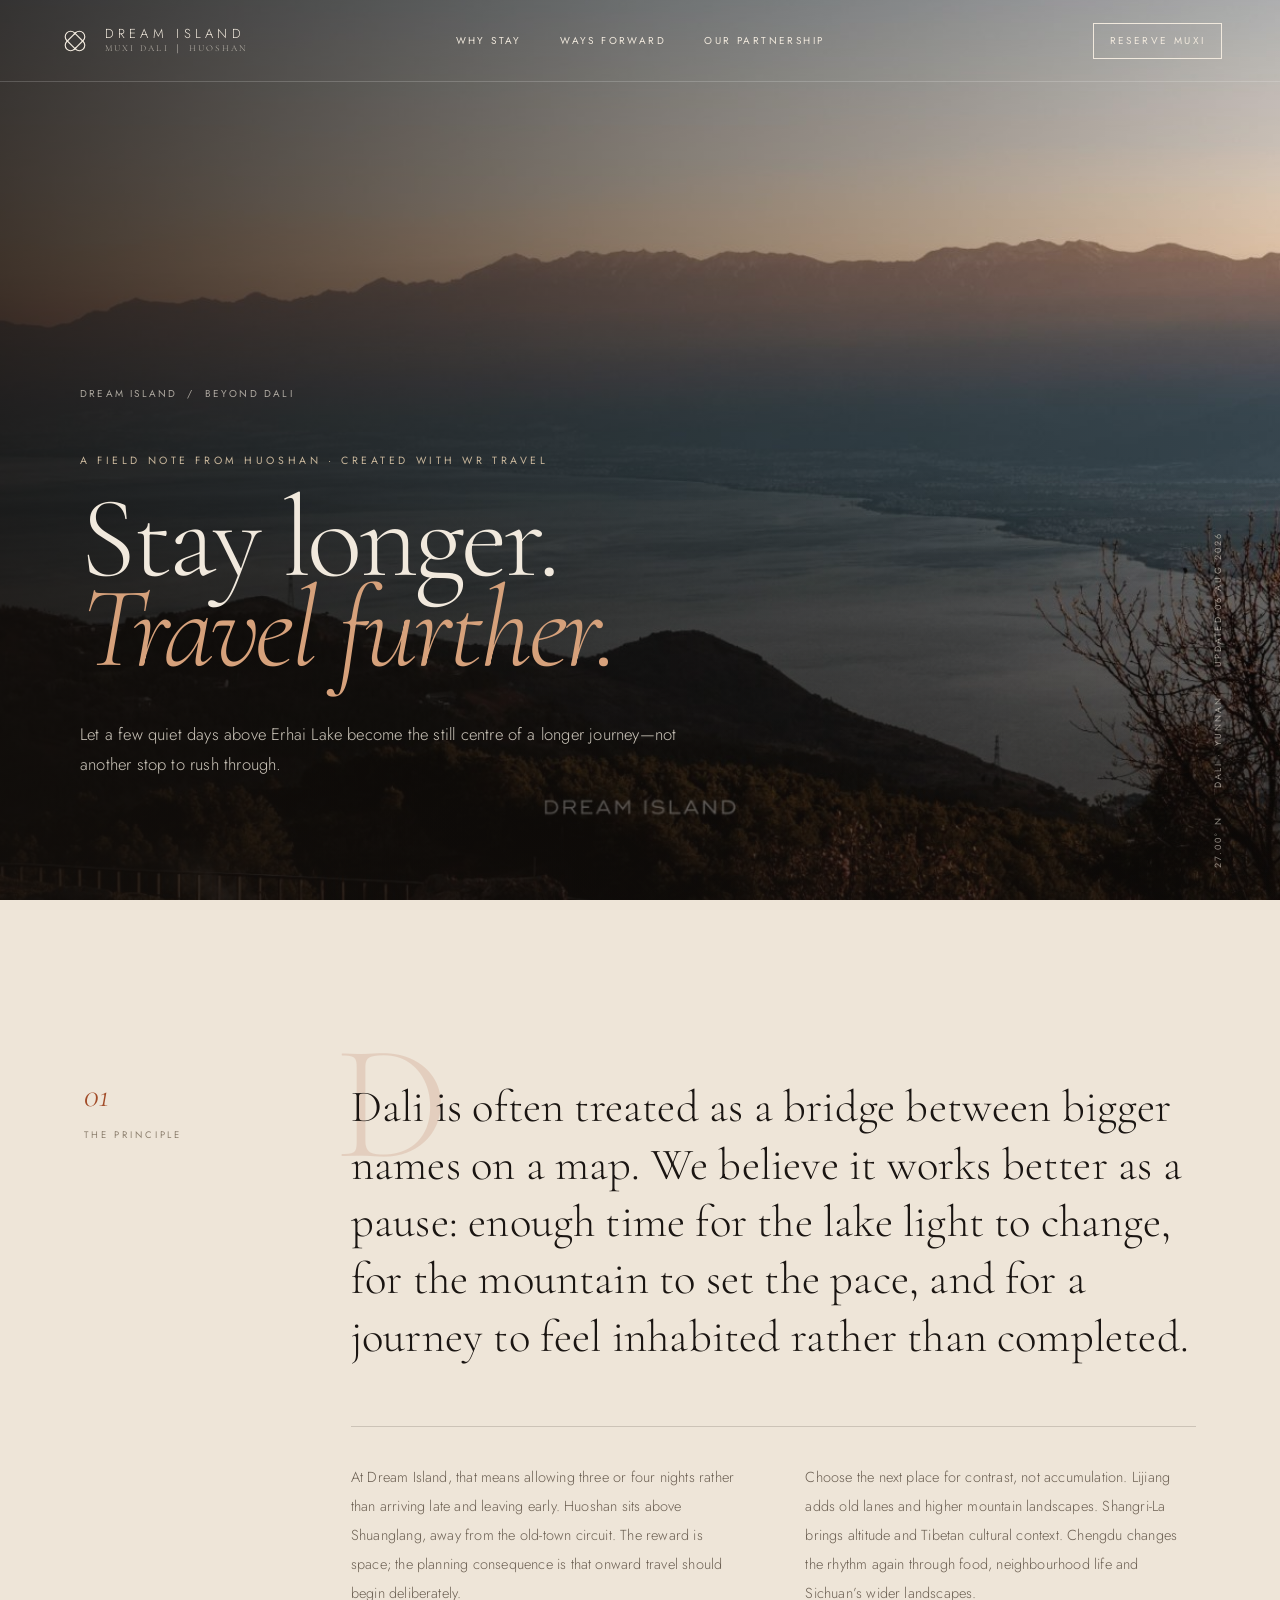
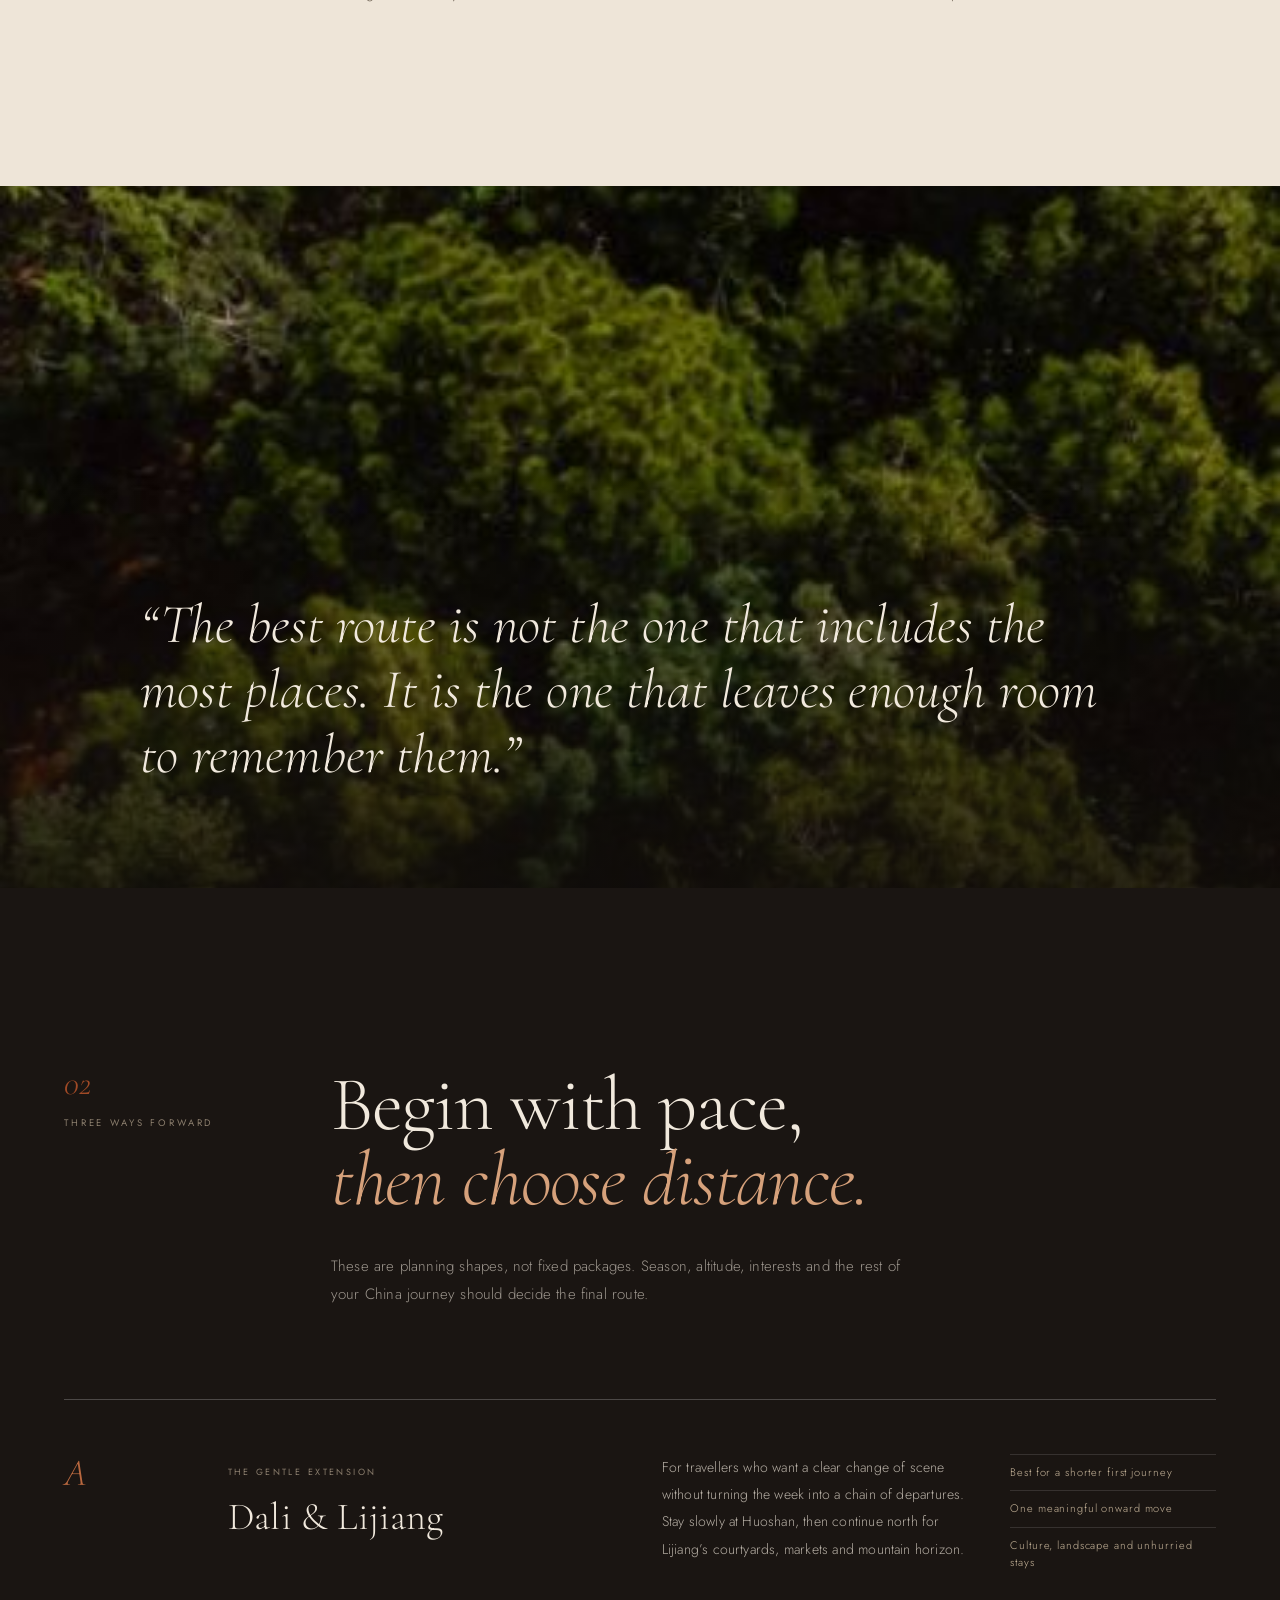
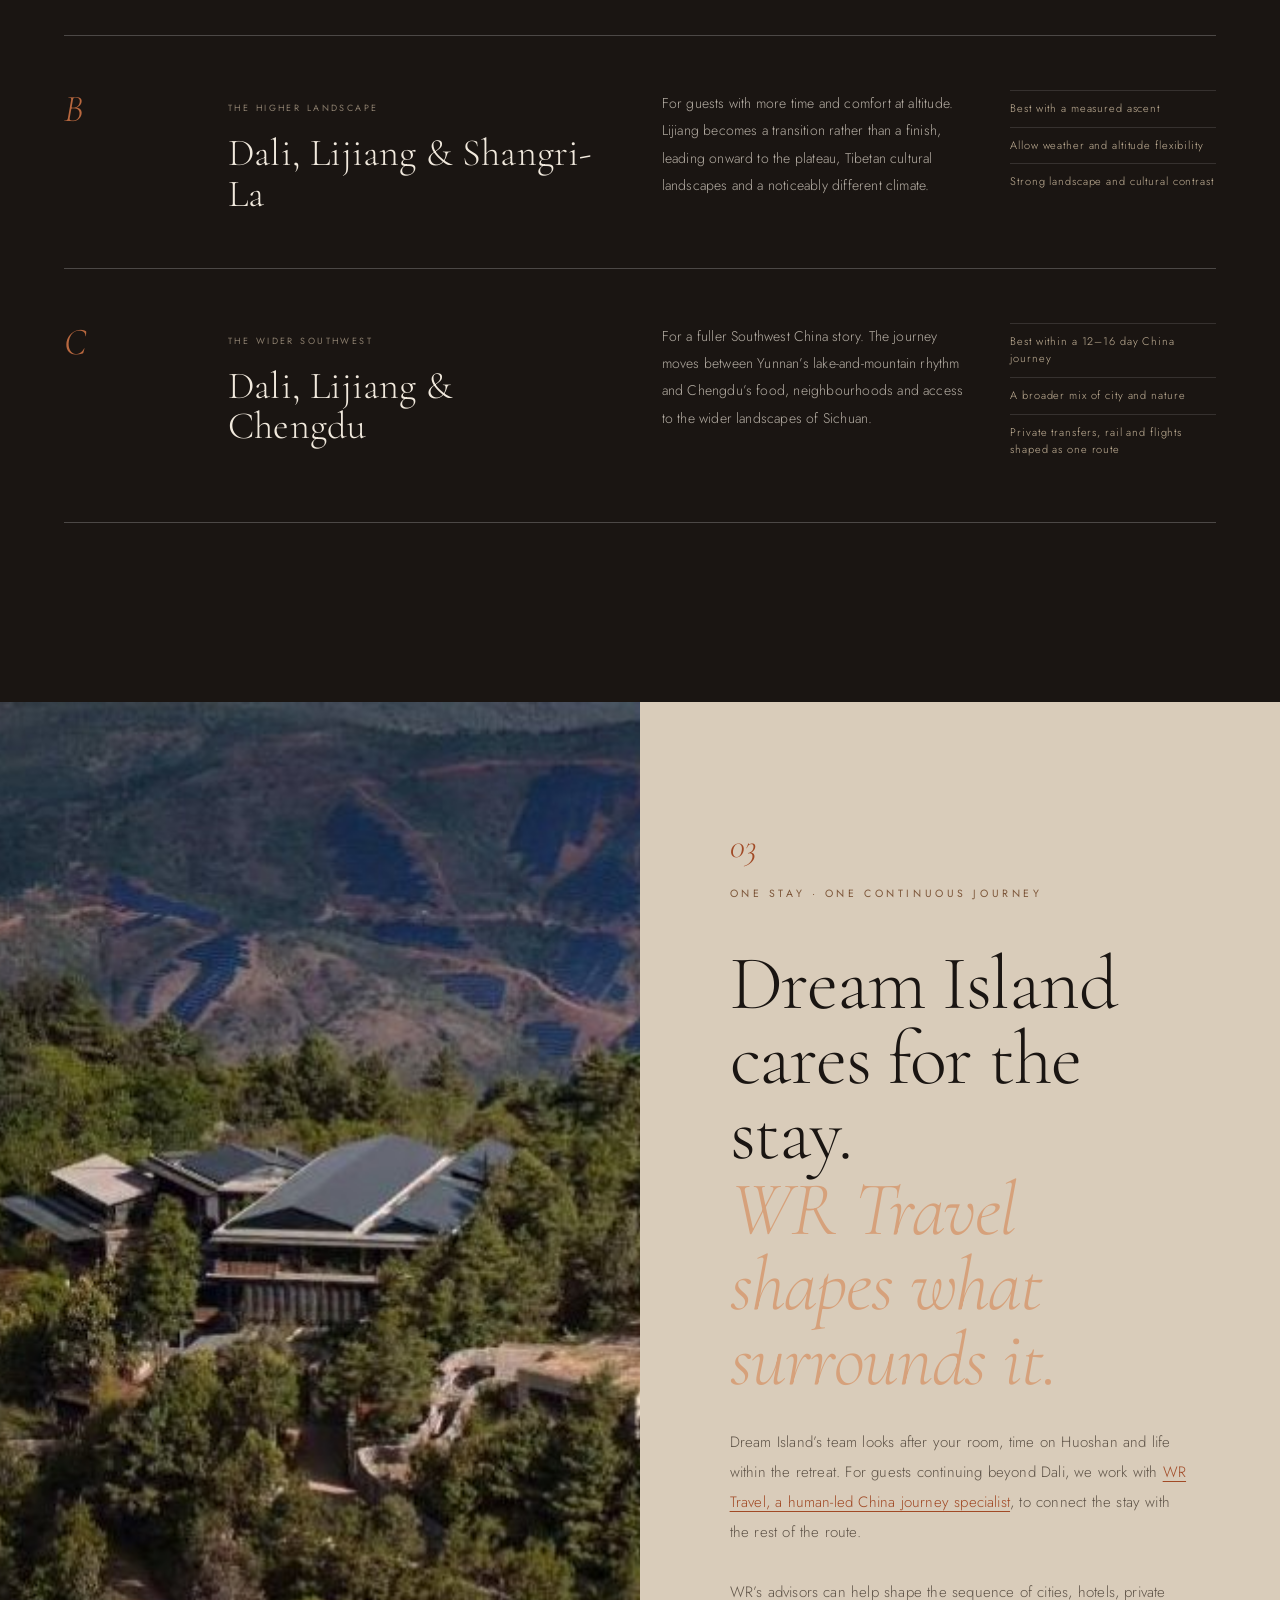
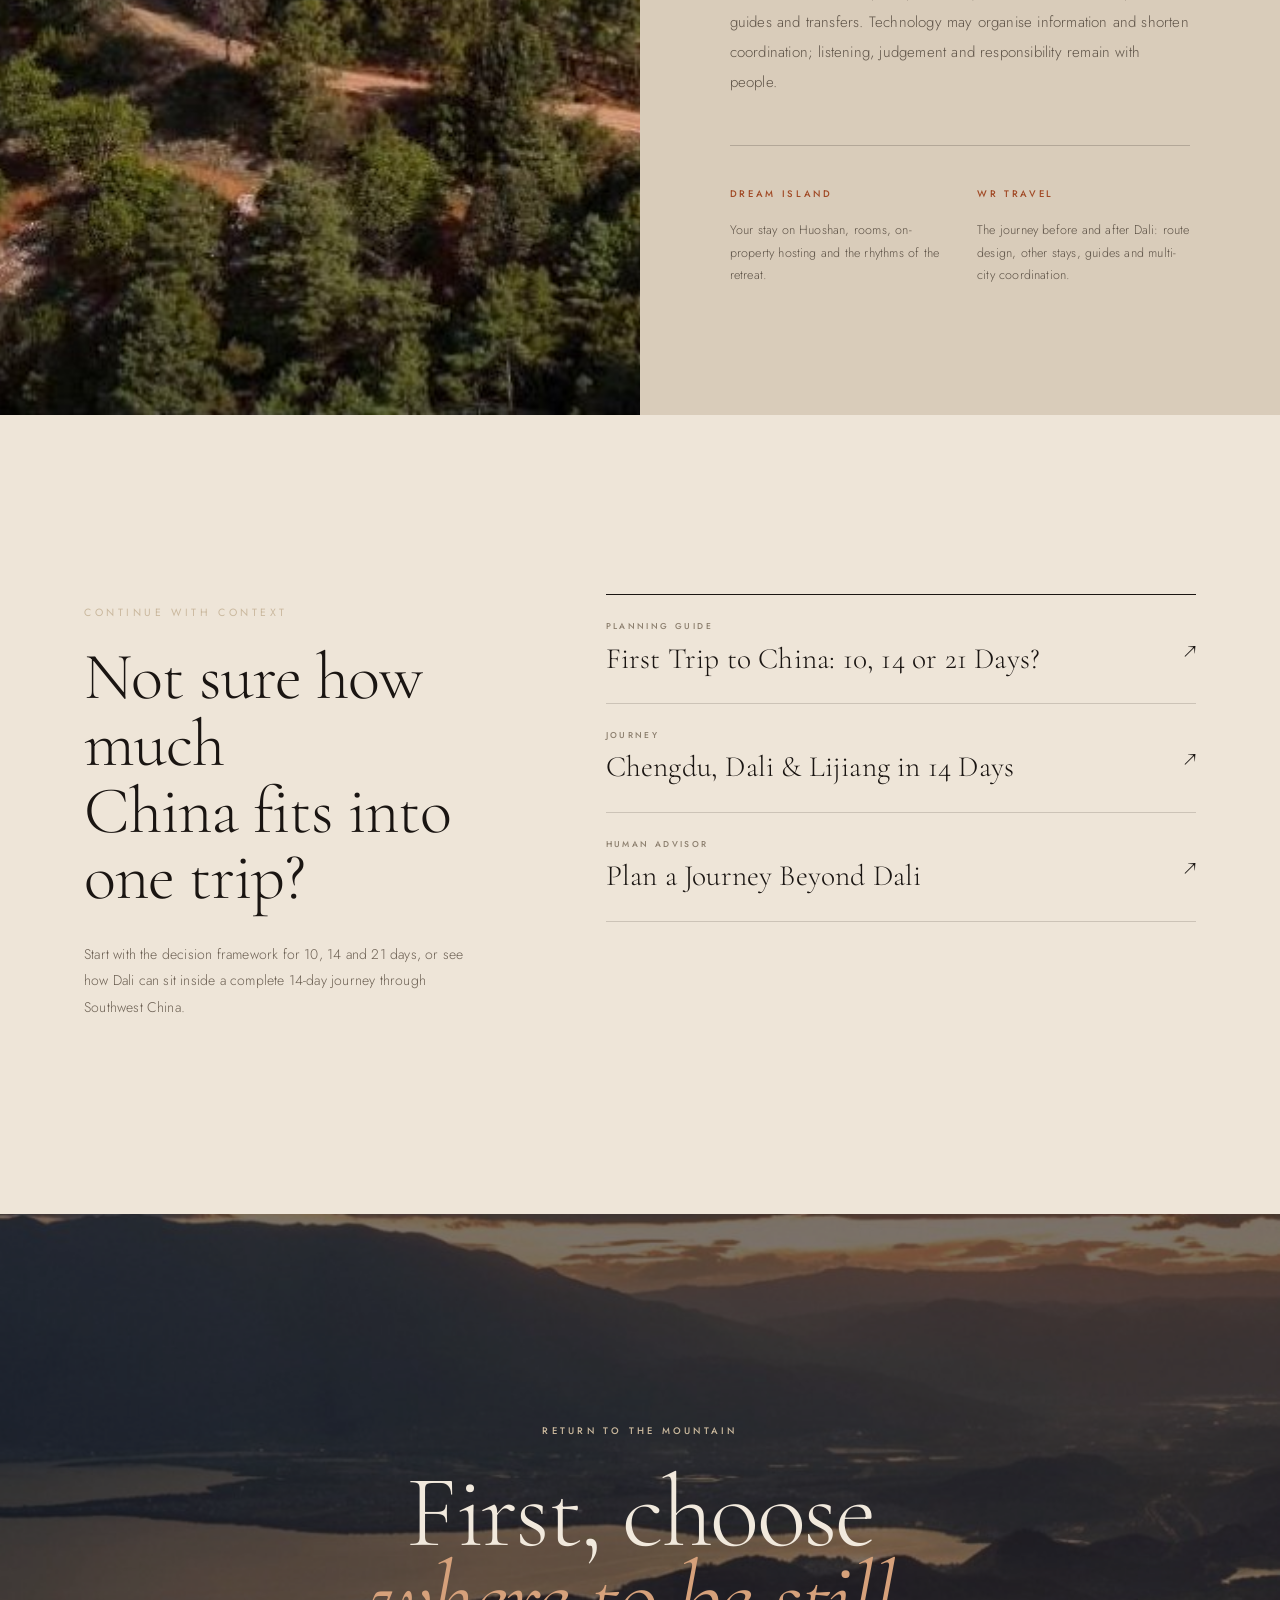
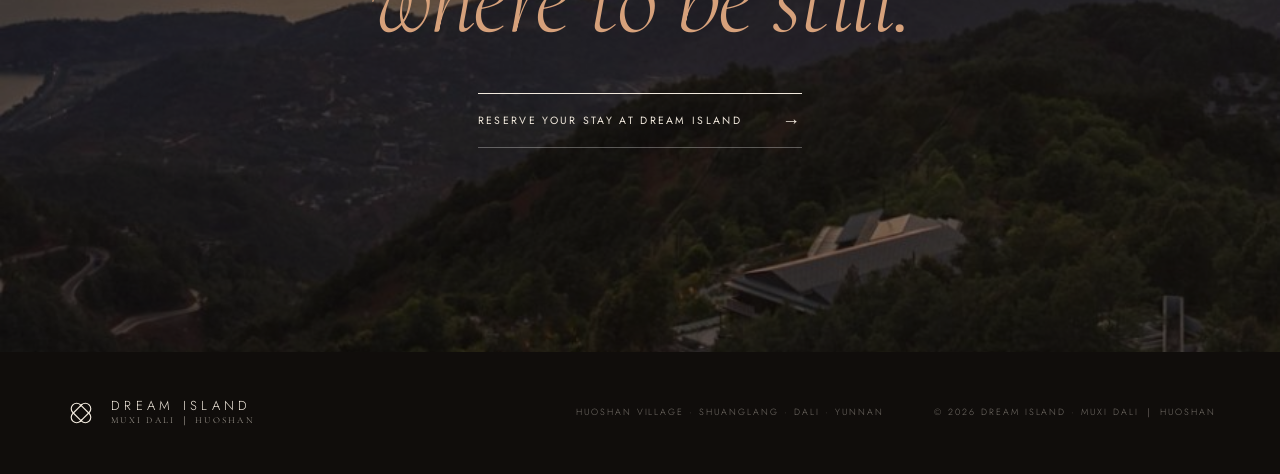
<file: journeys/beyond-dali/index.html>
<!DOCTYPE html>
<html lang="en">
<head>
<meta charset="utf-8">
<meta name="viewport" content="width=device-width, initial-scale=1">
<title>Beyond Dali: A Slower Journey through Southwest China | Muxi Dali</title>
<meta name="description" content="Continue from Dream Island in Dali to Lijiang, Shangri-La, Chengdu and Southwest China with a slower, human-led journey planned with WR Travel.">
<meta name="robots" content="index,follow,max-image-preview:large,max-snippet:-1,max-video-preview:-1">
<link rel="canonical" href="https://muxidali.com/journeys/beyond-dali/">
<link rel="icon" type="image/svg+xml" href="/favicon.svg">
<meta name="theme-color" content="#1a1512">
<meta property="og:type" content="article">
<meta property="og:site_name" content="Dream Island · Huoshan">
<meta property="og:title" content="Beyond Dali: A Slower Journey through Southwest China">
<meta property="og:description" content="Let a stay above Erhai Lake become the still centre of a longer journey through Southwest China.">
<meta property="og:url" content="https://muxidali.com/journeys/beyond-dali/">
<meta property="og:image" content="https://muxidali.com/images/hero_bg.jpg">
<meta property="og:image:alt" content="Erhai Lake and the mountains surrounding Dali">
<meta name="twitter:card" content="summary_large_image">
<meta name="twitter:title" content="Beyond Dali: A Slower Journey through Southwest China">
<meta name="twitter:description" content="Three thoughtful ways to continue from Dali without turning every day into a transfer.">
<meta name="twitter:image" content="https://muxidali.com/images/hero_bg.jpg">
<link rel="preconnect" href="https://fonts.googleapis.com">
<link rel="preconnect" href="https://fonts.gstatic.com" crossorigin>
<link rel="preconnect" href="https://www.googletagmanager.com">
<link href="https://fonts.googleapis.com/css2?family=Cormorant+Garamond:ital,wght@0,300;0,400;0,500;1,300;1,400&family=Jost:wght@200;300;400;500&family=Noto+Serif+SC:wght@200;300;400;500&display=swap" rel="stylesheet">
<link rel="stylesheet" href="/styles.css?v=20260806-beyond-dali1">
<link rel="stylesheet" href="/journeys/beyond-dali/journey.css?v=20260806-beyond-dali1">
<script async src="https://www.googletagmanager.com/gtag/js?id=G-WLWS4DNPRN"></script>
<script>
  window.dataLayer = window.dataLayer || [];
  function gtag(){dataLayer.push(arguments);}
  gtag('js', new Date());
  gtag('config', 'G-WLWS4DNPRN', {content_group:'partner_editorial'});
</script>
<script type="application/ld+json">
{
  "@context": "https://schema.org",
  "@graph": [
    {
      "@type": "Article",
      "@id": "https://muxidali.com/journeys/beyond-dali/#article",
      "headline": "Beyond Dali: A Slower Journey through Southwest China",
      "description": "Planning guidance for guests continuing from Dream Island in Dali to Lijiang, Shangri-La, Chengdu and Southwest China.",
      "datePublished": "2026-08-06",
      "dateModified": "2026-08-06",
      "inLanguage": "en",
      "mainEntityOfPage": "https://muxidali.com/journeys/beyond-dali/",
      "image": "https://muxidali.com/images/hero_bg.jpg",
      "author": {"@type":"Organization","@id":"https://muxidali.com/#hotel","name":"Dream Island · Huoshan"},
      "contributor": {"@type":"Organization","name":"WR Travel","url":"https://itinerary.wildroadgroup.com/"},
      "publisher": {"@id":"https://muxidali.com/#hotel"}
    },
    {
      "@type": "BreadcrumbList",
      "itemListElement": [
        {"@type":"ListItem","position":1,"name":"Dream Island","item":"https://muxidali.com/"},
        {"@type":"ListItem","position":2,"name":"Beyond Dali","item":"https://muxidali.com/journeys/beyond-dali/"}
      ]
    },
    {
      "@type": ["Hotel", "LodgingBusiness"],
      "@id": "https://muxidali.com/#hotel",
      "name": "Dream Island · Huoshan",
      "url": "https://muxidali.com/"
    }
  ]
}
</script>
<script src="/attribution.js?v=20261008a"></script>
</head>
<body class="journey-page">

<svg width="0" height="0" style="position:absolute" aria-hidden="true">
  <symbol id="di-mark" viewBox="0 0 100 100">
    <g transform="rotate(45 50 50)" fill="none" stroke="currentColor" stroke-width="3.4">
      <path d="M50 16 A16 16 0 0 1 66 32 V68 A16 16 0 0 1 50 84 A16 16 0 0 1 34 68 V32 A16 16 0 0 1 50 16 Z"/>
      <path d="M32 34 H68 A16 16 0 0 1 84 50 A16 16 0 0 1 68 66 H32 A16 16 0 0 1 16 50 A16 16 0 0 1 32 34 Z"/>
      <path d="M34 29 L34 39"/><path d="M66 61 L66 71"/>
    </g>
  </symbol>
</svg>

<header class="journey-nav" id="journeyNav">
  <a class="journey-brand" href="/" aria-label="Dream Island home">
    <svg class="mark"><use href="#di-mark"></use></svg>
    <span><b>Dream Island</b><small>MUXI DALI ｜ HUOSHAN</small></span>
  </a>
  <nav aria-label="Page navigation">
    <a href="#why-stay">Why stay</a>
    <a href="#ways-forward">Ways forward</a>
    <a href="#partnership">Our partnership</a>
  </nav>
  <a class="journey-nav-cta" href="/#reserve">Reserve MUXI</a>
</header>

<main>
  <section class="journey-hero" id="top">
    <div class="journey-hero-media"><img src="/images/hero_bg.jpg" alt="Erhai Lake and the mountains surrounding Dali"></div>
    <div class="journey-hero-wash"></div>
    <div class="journey-hero-copy">
      <div class="journey-breadcrumb"><a href="/">Dream Island</a><span>/</span><span>Beyond Dali</span></div>
      <p class="journey-overline">A FIELD NOTE FROM HUOSHAN · CREATED WITH WR TRAVEL</p>
      <h1>Stay longer.<br><em>Travel further.</em></h1>
      <p class="journey-deck">Let a few quiet days above Erhai Lake become the still centre of a longer journey—not another stop to rush through.</p>
    </div>
    <div class="journey-hero-index"><span>27.00° N</span><span>DALI · YUNNAN</span><span>UPDATED 06 AUG 2026</span></div>
  </section>

  <section class="journey-opening" id="why-stay">
    <div class="journey-opening-aside">
      <span class="journey-section-no">01</span>
      <p>THE PRINCIPLE</p>
    </div>
    <div class="journey-opening-copy">
      <p class="journey-drop">D</p>
      <p class="journey-lead">Dali is often treated as a bridge between bigger names on a map. We believe it works better as a pause: enough time for the lake light to change, for the mountain to set the pace, and for a journey to feel inhabited rather than completed.</p>
      <div class="journey-copy-columns">
        <p>At Dream Island, that means allowing three or four nights rather than arriving late and leaving early. Huoshan sits above Shuanglang, away from the old-town circuit. The reward is space; the planning consequence is that onward travel should begin deliberately.</p>
        <p>Choose the next place for contrast, not accumulation. Lijiang adds old lanes and higher mountain landscapes. Shangri-La brings altitude and Tibetan cultural context. Chengdu changes the rhythm again through food, neighbourhood life and Sichuan’s wider landscapes.</p>
      </div>
    </div>
  </section>

  <section class="journey-image-break" aria-label="Dream Island landscape">
    <img src="/images/band.jpg" alt="Dream Island on the forested slopes of Huoshan" loading="lazy">
    <p>“The best route is not the one that includes the most places. It is the one that leaves enough room to remember them.”</p>
  </section>

  <section class="journey-paths" id="ways-forward">
    <header class="journey-section-head">
      <div><span class="journey-section-no">02</span><p>THREE WAYS FORWARD</p></div>
      <div>
        <h2>Begin with pace,<br><em>then choose distance.</em></h2>
        <p>These are planning shapes, not fixed packages. Season, altitude, interests and the rest of your China journey should decide the final route.</p>
      </div>
    </header>

    <div class="journey-path-list">
      <article class="journey-path">
        <div class="journey-path-no">A</div>
        <div class="journey-path-title"><span>THE GENTLE EXTENSION</span><h3>Dali &amp; Lijiang</h3></div>
        <div class="journey-path-body"><p>For travellers who want a clear change of scene without turning the week into a chain of departures. Stay slowly at Huoshan, then continue north for Lijiang’s courtyards, markets and mountain horizon.</p><ul><li>Best for a shorter first journey</li><li>One meaningful onward move</li><li>Culture, landscape and unhurried stays</li></ul></div>
      </article>
      <article class="journey-path">
        <div class="journey-path-no">B</div>
        <div class="journey-path-title"><span>THE HIGHER LANDSCAPE</span><h3>Dali, Lijiang &amp; Shangri-La</h3></div>
        <div class="journey-path-body"><p>For guests with more time and comfort at altitude. Lijiang becomes a transition rather than a finish, leading onward to the plateau, Tibetan cultural landscapes and a noticeably different climate.</p><ul><li>Best with a measured ascent</li><li>Allow weather and altitude flexibility</li><li>Strong landscape and cultural contrast</li></ul></div>
      </article>
      <article class="journey-path">
        <div class="journey-path-no">C</div>
        <div class="journey-path-title"><span>THE WIDER SOUTHWEST</span><h3>Dali, Lijiang &amp; Chengdu</h3></div>
        <div class="journey-path-body"><p>For a fuller Southwest China story. The journey moves between Yunnan’s lake-and-mountain rhythm and Chengdu’s food, neighbourhoods and access to the wider landscapes of Sichuan.</p><ul><li>Best within a 12–16 day China journey</li><li>A broader mix of city and nature</li><li>Private transfers, rail and flights shaped as one route</li></ul></div>
      </article>
    </div>
  </section>

  <section class="journey-partner" id="partnership">
    <div class="journey-partner-image"><img src="/images/place.jpg" alt="Dream Island among the trees above Dali" loading="lazy"></div>
    <div class="journey-partner-copy">
      <span class="journey-section-no">03</span>
      <p class="journey-label">ONE STAY · ONE CONTINUOUS JOURNEY</p>
      <h2>Dream Island cares for the stay.<br><em>WR Travel shapes what surrounds it.</em></h2>
      <p>Dream Island’s team looks after your room, time on Huoshan and life within the retreat. For guests continuing beyond Dali, we work with <a class="editorial-link" href="https://itinerary.wildroadgroup.com/en/guides/first-trip-to-china?utm_source=muxidali.com&amp;utm_medium=partner_referral&amp;utm_campaign=beyond_dali&amp;utm_content=editorial_reference" target="_blank" rel="noopener" data-wr-link="first-trip-guide">WR Travel, a human-led China journey specialist</a>, to connect the stay with the rest of the route.</p>
      <p>WR’s advisors can help shape the sequence of cities, hotels, private guides and transfers. Technology may organise information and shorten coordination; listening, judgement and responsibility remain with people.</p>
      <div class="journey-role-grid">
        <div><span>DREAM ISLAND</span><p>Your stay on Huoshan, rooms, on-property hosting and the rhythms of the retreat.</p></div>
        <div><span>WR TRAVEL</span><p>The journey before and after Dali: route design, other stays, guides and multi-city coordination.</p></div>
      </div>
    </div>
  </section>

  <section class="journey-planning">
    <div class="journey-planning-copy">
      <p class="journey-label">CONTINUE WITH CONTEXT</p>
      <h2>Not sure how much<br>China fits into one trip?</h2>
      <p>Start with the decision framework for 10, 14 and 21 days, or see how Dali can sit inside a complete 14-day journey through Southwest China.</p>
    </div>
    <div class="journey-resource-list">
      <a href="https://itinerary.wildroadgroup.com/en/guides/first-trip-to-china?utm_source=muxidali.com&amp;utm_medium=partner_referral&amp;utm_campaign=beyond_dali&amp;utm_content=resource_first_trip" target="_blank" rel="noopener" data-wr-link="first-trip-resource"><span><small>PLANNING GUIDE</small>First Trip to China: 10, 14 or 21 Days?</span><b>↗</b></a>
      <a href="https://itinerary.wildroadgroup.com/en/chengdu-dali-lijiang-14d?utm_source=muxidali.com&amp;utm_medium=partner_referral&amp;utm_campaign=beyond_dali&amp;utm_content=resource_14_day" target="_blank" rel="noopener" data-wr-link="southwest-14-day"><span><small>JOURNEY</small>Chengdu, Dali &amp; Lijiang in 14 Days</span><b>↗</b></a>
      <a href="https://itinerary.wildroadgroup.com/en/advisor?source=muxi-beyond-dali&amp;utm_source=muxidali.com&amp;utm_medium=partner_referral&amp;utm_campaign=beyond_dali&amp;utm_content=advisor_cta" target="_blank" rel="noopener" data-wr-link="advisor"><span><small>HUMAN ADVISOR</small>Plan a Journey Beyond Dali</span><b>↗</b></a>
    </div>
  </section>

  <section class="journey-final">
    <img src="/images/reserve_bg.jpg" alt="Evening light above Erhai Lake" loading="lazy">
    <div class="journey-final-copy">
      <p>RETURN TO THE MOUNTAIN</p>
      <h2>First, choose<br><em>where to be still.</em></h2>
      <a href="/#reserve">Reserve your stay at Dream Island <span>→</span></a>
    </div>
  </section>
</main>

<footer class="journey-footer">
  <a class="journey-brand" href="/">
    <svg class="mark"><use href="#di-mark"></use></svg>
    <span><b>Dream Island</b><small>MUXI DALI ｜ HUOSHAN</small></span>
  </a>
  <p>Huoshan Village · Shuanglang · Dali · Yunnan</p>
  <p>© 2026 Dream Island · Muxi Dali ｜ Huoshan</p>
</footer>

<script src="/journeys/beyond-dali/journey.js?v=20260806-beyond-dali1"></script>
</body>
</html>
</file>
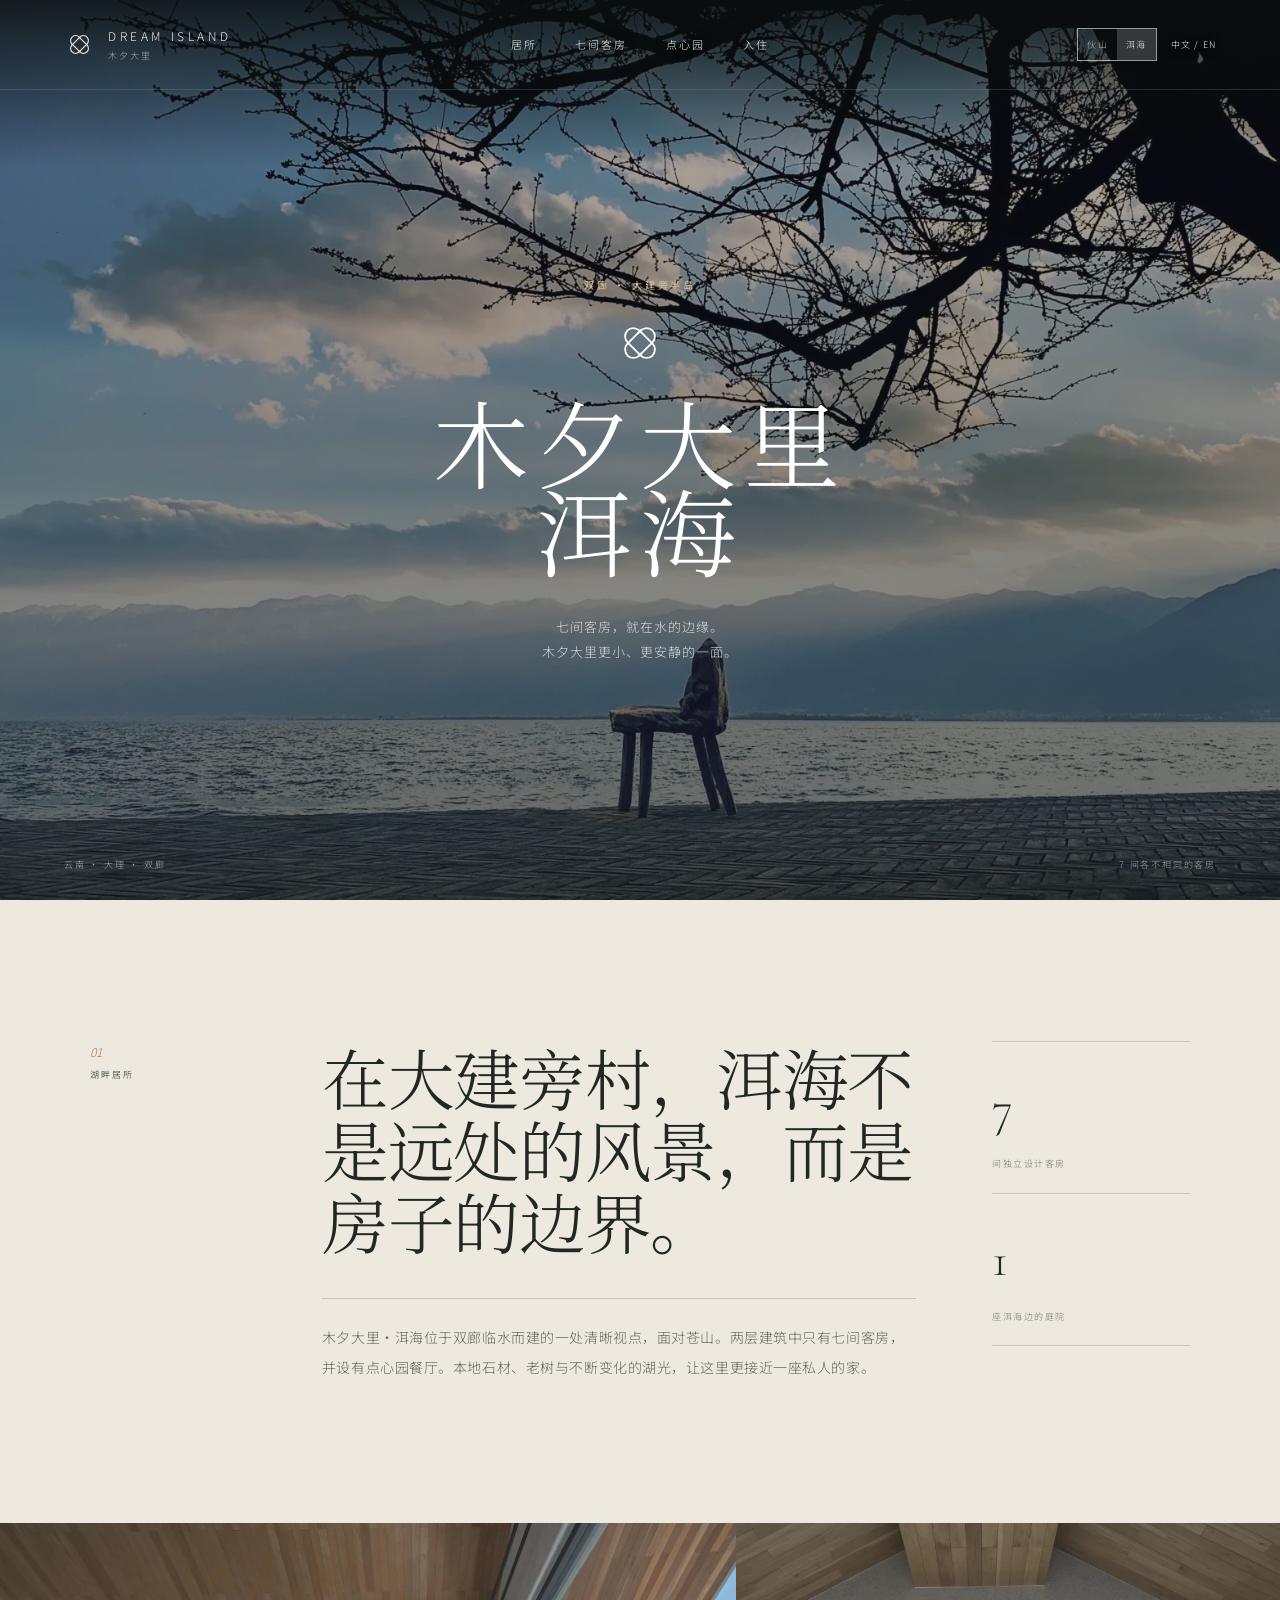
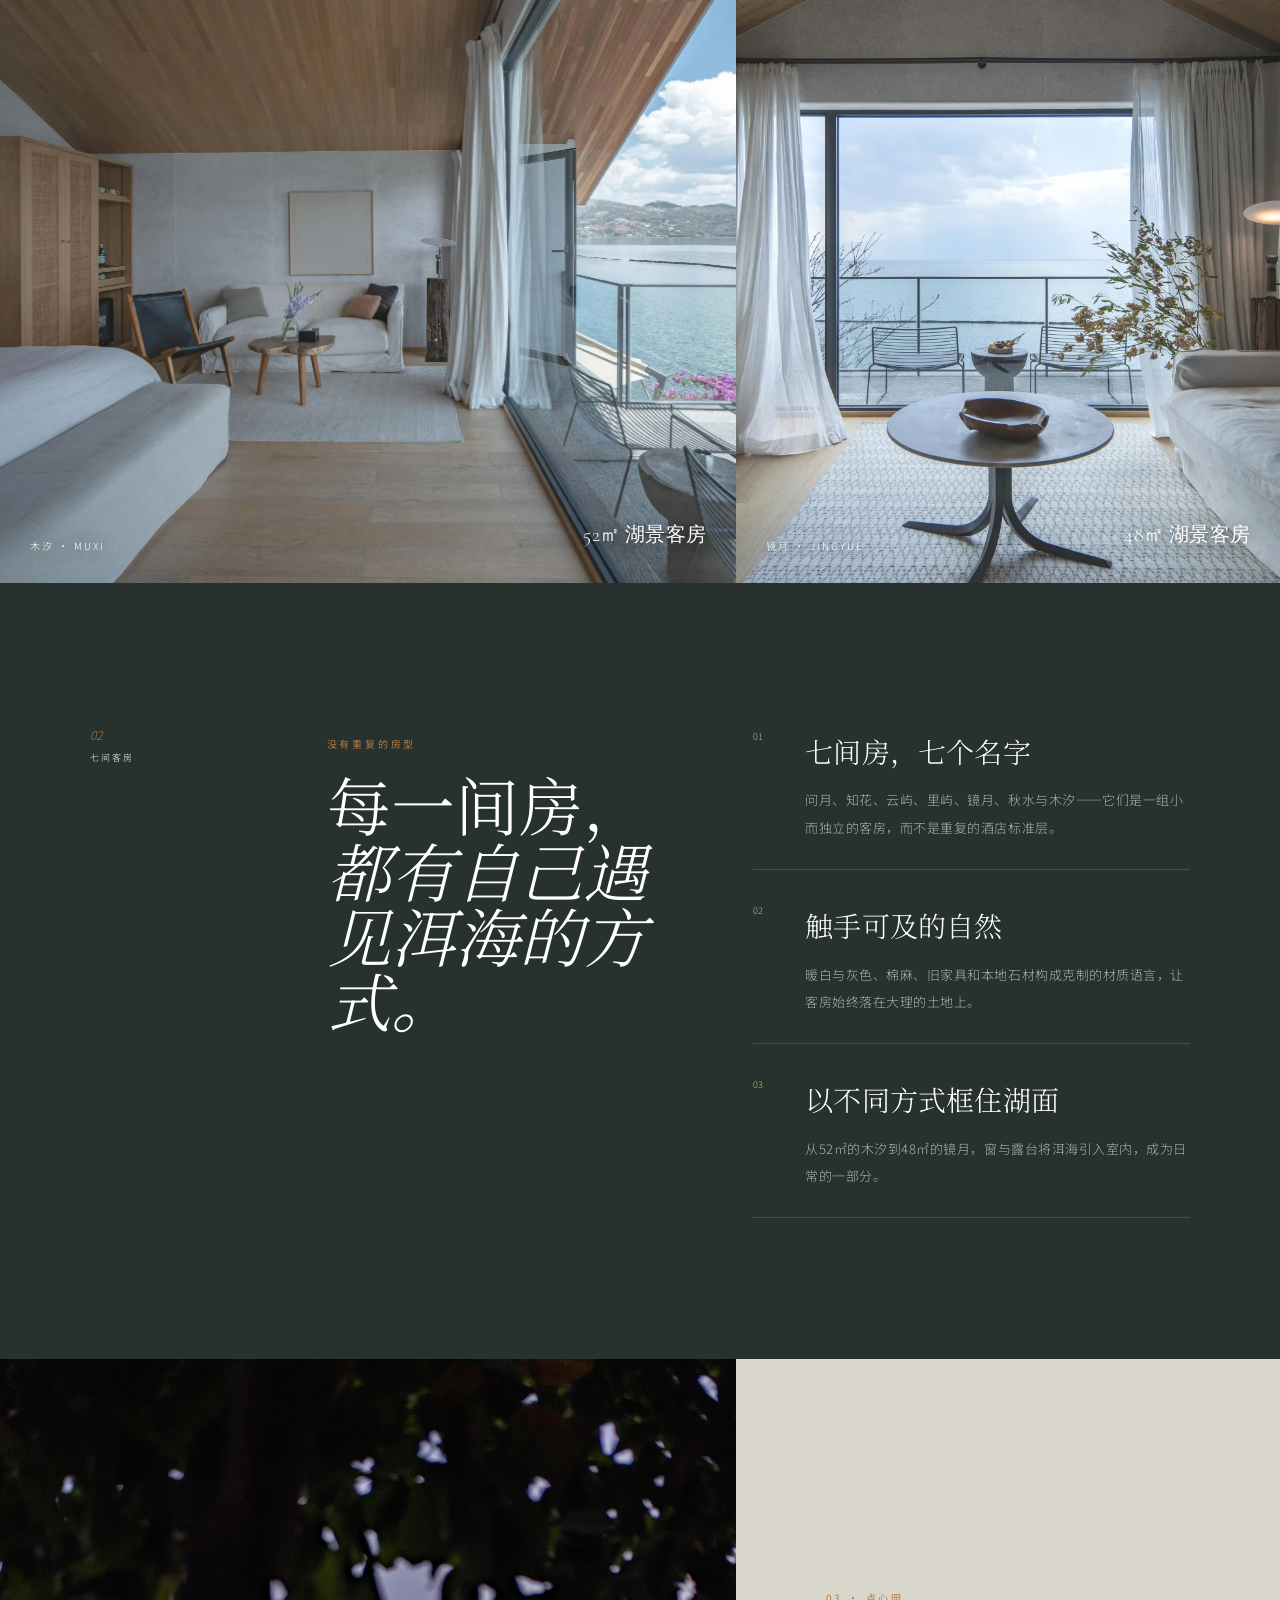
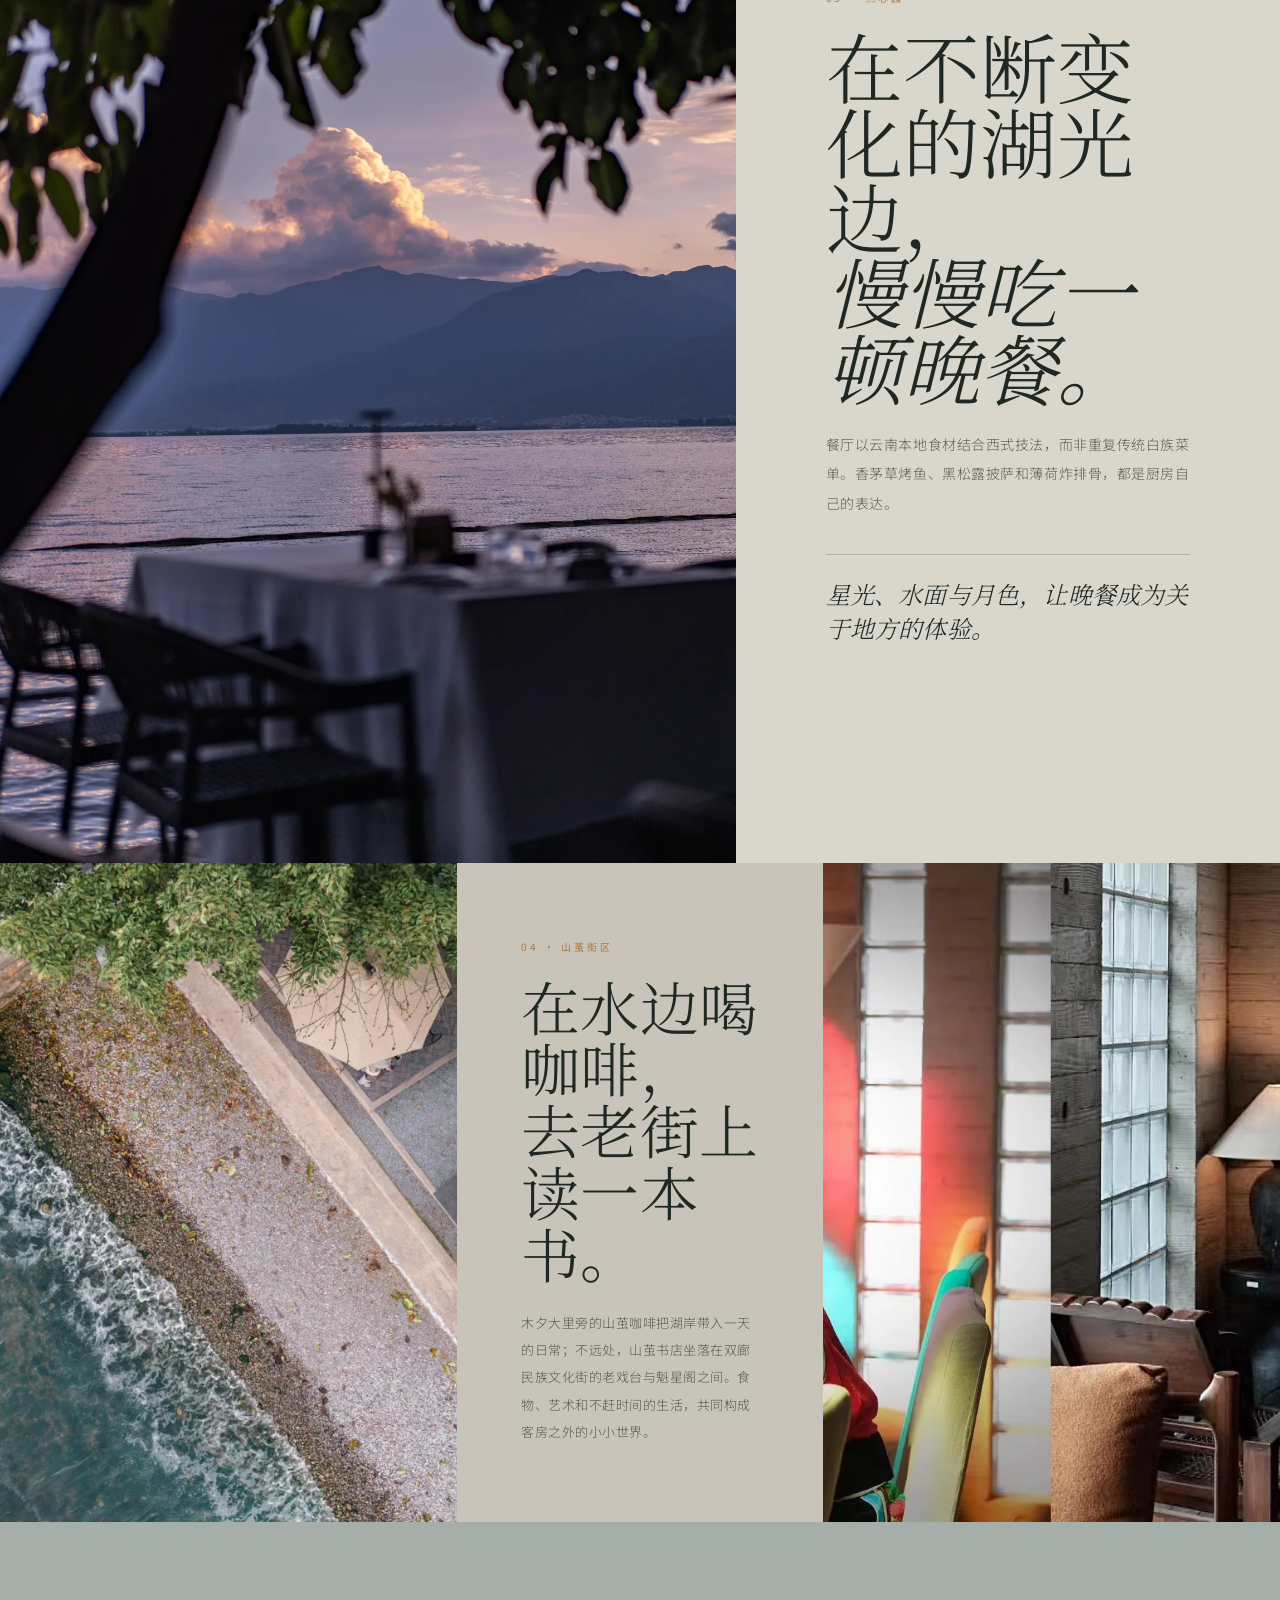
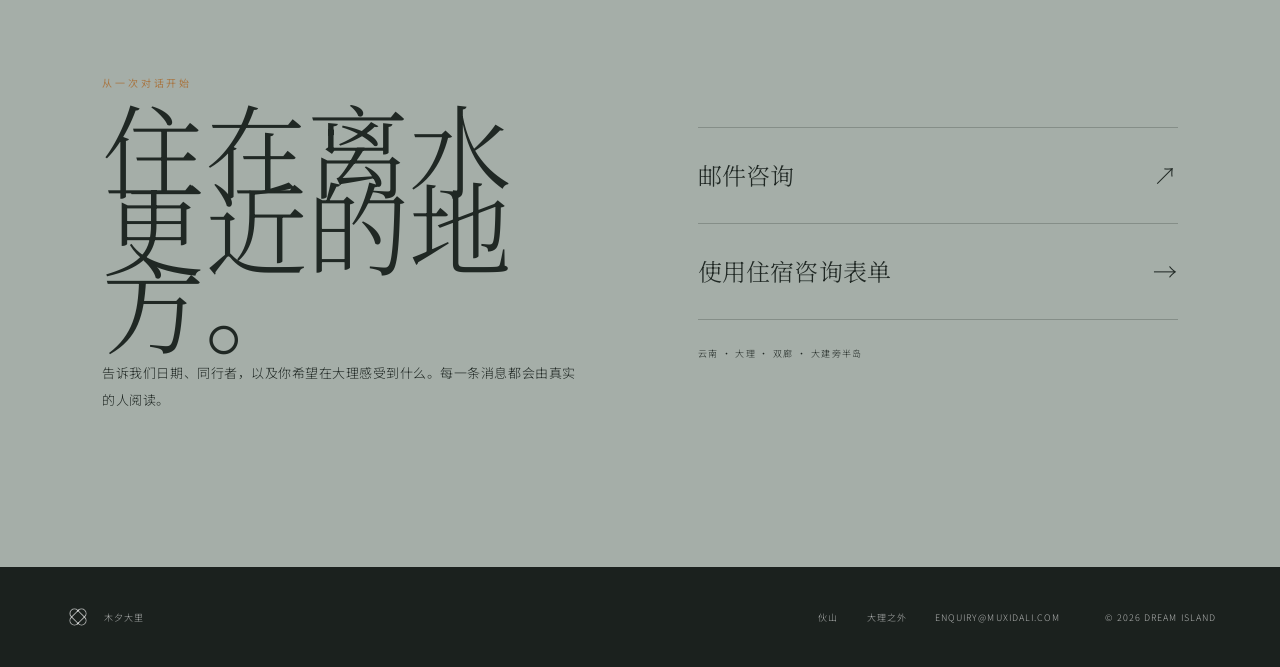
<file: zh/erhai/index.html>
<!DOCTYPE html>
<html lang="zh-Hans">
<head>
  <meta charset="utf-8">
  <meta name="viewport" content="width=device-width, initial-scale=1">
  <title>木夕大里·洱海 | 大理双廊七间客房湖畔酒店</title>
  <meta name="description" content="木夕大里·洱海位于大理双廊大建旁村，是一处拥有七间独立设计客房、湖畔庭院和点心园餐厅的临水居所。">
  <meta name="robots" content="index,follow,max-image-preview:large,max-snippet:-1,max-video-preview:-1">
  <link rel="canonical" href="https://muxidali.com/zh/erhai/">
  <link rel="alternate" hreflang="en" href="https://muxidali.com/erhai/">
  <link rel="alternate" hreflang="zh-Hans" href="https://muxidali.com/zh/erhai/">
  <link rel="alternate" hreflang="x-default" href="https://muxidali.com/erhai/">
  <link rel="icon" type="image/svg+xml" href="/favicon.svg">
  <meta name="theme-color" content="#27322f">
  <meta property="og:type" content="website"><meta property="og:site_name" content="木夕大里"><meta property="og:title" content="木夕大里·洱海 | 大理双廊"><meta property="og:description" content="双廊大建旁村，七间各不相同的湖畔客房。"><meta property="og:url" content="https://muxidali.com/zh/erhai/"><meta property="og:image" content="https://muxidali.com/images/erhai/lakeside-hero.jpg">
  <link rel="preconnect" href="https://fonts.googleapis.com"><link rel="preconnect" href="https://fonts.gstatic.com" crossorigin><link href="https://fonts.googleapis.com/css2?family=Cormorant+Garamond:ital,wght@0,300;0,400;0,500;1,300&family=Jost:wght@200;300;400;500&family=Noto+Serif+SC:wght@200;300;400&family=Noto+Sans+SC:wght@200;300;400&display=swap" rel="stylesheet">
  <link rel="stylesheet" href="/styles.css?v=20260811-bilingual1"><link rel="stylesheet" href="/erhai/erhai.css?v=20260811-contrast2">
  <script async src="https://www.googletagmanager.com/gtag/js?id=G-WLWS4DNPRN"></script><script>window.dataLayer=window.dataLayer||[];function gtag(){dataLayer.push(arguments);}gtag('js',new Date());gtag('config','G-WLWS4DNPRN',{content_group:'muxi_erhai_zh'});</script>
  <script type="application/ld+json">{"@context":"https://schema.org","@graph":[{"@type":"WebPage","@id":"https://muxidali.com/zh/erhai/#page","url":"https://muxidali.com/zh/erhai/","name":"木夕大里·洱海","inLanguage":"zh-Hans","about":{"@id":"https://muxidali.com/erhai/#hotel"}},{"@type":["Hotel","LodgingBusiness"],"@id":"https://muxidali.com/erhai/#hotel","name":"木夕大里·洱海","alternateName":["Dream Island · Erhai","Muxi Dali · Erhai"],"url":"https://muxidali.com/zh/erhai/","description":"位于大理双廊大建旁村的七间客房湖畔居所，设有点心园餐厅。","image":"https://muxidali.com/images/erhai/lakeside-hero.jpg","email":"enquiry@muxidali.com","numberOfRooms":7,"address":{"@type":"PostalAddress","streetAddress":"双廊镇大建旁村","addressLocality":"大理","addressRegion":"云南","addressCountry":"CN"}}]}</script>
<script src="/attribution.js?v=20261008a"></script>
</head>
<body class="erhai-page zh-erhai">
  <svg width="0" height="0" style="position:absolute" aria-hidden="true"><symbol id="di-mark" viewBox="0 0 100 100"><g transform="rotate(45 50 50)" fill="none" stroke="currentColor" stroke-width="3.4"><path d="M50 16 A16 16 0 0 1 66 32 V68 A16 16 0 0 1 50 84 A16 16 0 0 1 34 68 V32 A16 16 0 0 1 50 16 Z"/><path d="M32 34 H68 A16 16 0 0 1 84 50 A16 16 0 0 1 68 66 H32 A16 16 0 0 1 16 50 A16 16 0 0 1 32 34 Z"/><path d="M34 29 L34 39"/><path d="M66 61 L66 71"/></g></symbol></svg>
  <header class="erhai-nav"><a class="erhai-brand" href="/zh/" aria-label="木夕大里首页"><svg class="mark"><use href="#di-mark"></use></svg><span><b>Dream Island</b><small>木夕大里</small></span></a><nav aria-label="页面导航"><a href="#story">居所</a><a href="#rooms">七间客房</a><a href="#table">点心园</a><a href="#stay">入住</a></nav><div class="erhai-nav-actions"><div class="erhai-property-switcher" aria-label="选择酒店"><a href="/zh/huoshan/">伙山</a><span aria-current="page">洱海</span></div><a class="erhai-lang" href="/erhai/">中文 / EN</a></div></header>
  <main>
    <section class="erhai-hero"><picture class="erhai-hero__media"><source srcset="/images/erhai/lakeside-hero.webp" type="image/webp"><img src="/images/erhai/lakeside-hero.jpg" alt="面朝苍山的木夕大里洱海湖畔露台"></picture><div class="erhai-hero__veil"></div><div class="erhai-hero__copy"><p class="erhai-kicker">双廊 · 大建旁半岛</p><svg class="mark"><use href="#di-mark"></use></svg><h1>木夕大里<br><em>洱海</em></h1><p>七间客房，就在水的边缘。<br>木夕大里更小、更安静的一面。</p></div><div class="erhai-hero__foot"><span>云南 · 大理 · 双廊</span><span>7 间各不相同的客房</span></div></section>
    <section class="erhai-opening" id="story"><div class="erhai-index">01<br><span>湖畔居所</span></div><div><p class="erhai-display">在大建旁村，洱海不是远处的风景，而是房子的边界。</p><p class="erhai-body">木夕大里·洱海位于双廊临水而建的一处清晰视点，面对苍山。两层建筑中只有七间客房，并设有点心园餐厅。本地石材、老树与不断变化的湖光，让这里更接近一座私人的家。</p></div><aside><strong>7</strong><span>间独立设计客房</span><strong>1</strong><span>座洱海边的庭院</span></aside></section>
    <section class="erhai-gallery" aria-label="木夕大里洱海酒店图片"><figure class="erhai-gallery__wide"><img src="/images/erhai/muxi-room.webp" alt="带有洱海露台的木汐客房" loading="lazy"><figcaption><span>木汐 · MUXI</span><b>52㎡ 湖景客房</b></figcaption></figure><figure><img src="/images/erhai/jingyue-room.webp" alt="窗景如画的镜月湖景客房" loading="lazy"><figcaption><span>镜月 · JINGYUE</span><b>48㎡ 湖景客房</b></figcaption></figure></section>
    <section class="erhai-rooms" id="rooms"><div class="erhai-index">02<br><span>七间客房</span></div><div class="erhai-rooms__headline"><p class="erhai-kicker">没有重复的房型</p><h2>每一间房，<br><em>都有自己遇见洱海的方式。</em></h2></div><div class="erhai-rooms__details"><article><span>01</span><h3>七间房，七个名字</h3><p>问月、知花、云屿、里屿、镜月、秋水与木汐——它们是一组小而独立的客房，而不是重复的酒店标准层。</p></article><article><span>02</span><h3>触手可及的自然</h3><p>暖白与灰色、棉麻、旧家具和本地石材构成克制的材质语言，让客房始终落在大理的土地上。</p></article><article><span>03</span><h3>以不同方式框住湖面</h3><p>从52㎡的木汐到48㎡的镜月，窗与露台将洱海引入室内，成为日常的一部分。</p></article></div></section>
    <section class="erhai-table" id="table"><div class="erhai-table__visual"><img src="/images/erhai/dianxinyuan-dining.webp" alt="洱海边的点心园晚餐" loading="lazy"></div><div class="erhai-table__copy"><p class="erhai-kicker">03 · 点心园</p><h2>在不断变化的湖光边，<br><em>慢慢吃一顿晚餐。</em></h2><p>餐厅以云南本地食材结合西式技法，而非重复传统白族菜单。香茅草烤鱼、黑松露披萨和薄荷炸排骨，都是厨房自己的表达。</p><blockquote>星光、水面与月色，让晚餐成为关于地方的体验。</blockquote></div></section>
    <section class="erhai-neighbourhood"><picture><img src="/images/erhai/shanjian-cafe.webp" alt="洱海边的山茧咖啡" loading="lazy"></picture><div><p class="erhai-kicker">04 · 山茧街区</p><h2>在水边喝咖啡，<br>去老街上读一本书。</h2><p>木夕大里旁的山茧咖啡把湖岸带入一天的日常；不远处，山茧书店坐落在双廊民族文化街的老戏台与魁星阁之间。食物、艺术和不赶时间的生活，共同构成客房之外的小小世界。</p></div><picture><img src="/images/erhai/shanjian-bookstore.webp" alt="双廊山茧书店室内" loading="lazy"></picture></section>
    <section class="erhai-stay" id="stay"><div><p class="erhai-kicker">从一次对话开始</p><h2>住在离水<br>更近的地方。</h2><p>告诉我们日期、同行者，以及你希望在大理感受到什么。每一条消息都会由真实的人阅读。</p></div><div class="erhai-stay__actions"><a href="mailto:enquiry@muxidali.com?subject=%E6%9C%A8%E5%A4%95%E5%A4%A7%E9%87%8C%C2%B7%E6%B4%B1%E6%B5%B7%E8%AF%A2%E4%BB%B7">邮件咨询 <span>↗</span></a><a href="/zh/huoshan/?property=erhai#reserve">使用住宿咨询表单 <span>→</span></a><small>云南 · 大理 · 双廊 · 大建旁半岛</small></div></section>
  </main>
  <footer class="erhai-footer"><a href="/zh/"><svg class="mark"><use href="#di-mark"></use></svg> 木夕大里</a><div><a href="/zh/huoshan/">伙山</a><a href="/journeys/beyond-dali/">大理之外</a><a href="mailto:enquiry@muxidali.com">enquiry@muxidali.com</a></div><span>© 2026 Dream Island</span></footer>
</body>
</html>
</file>
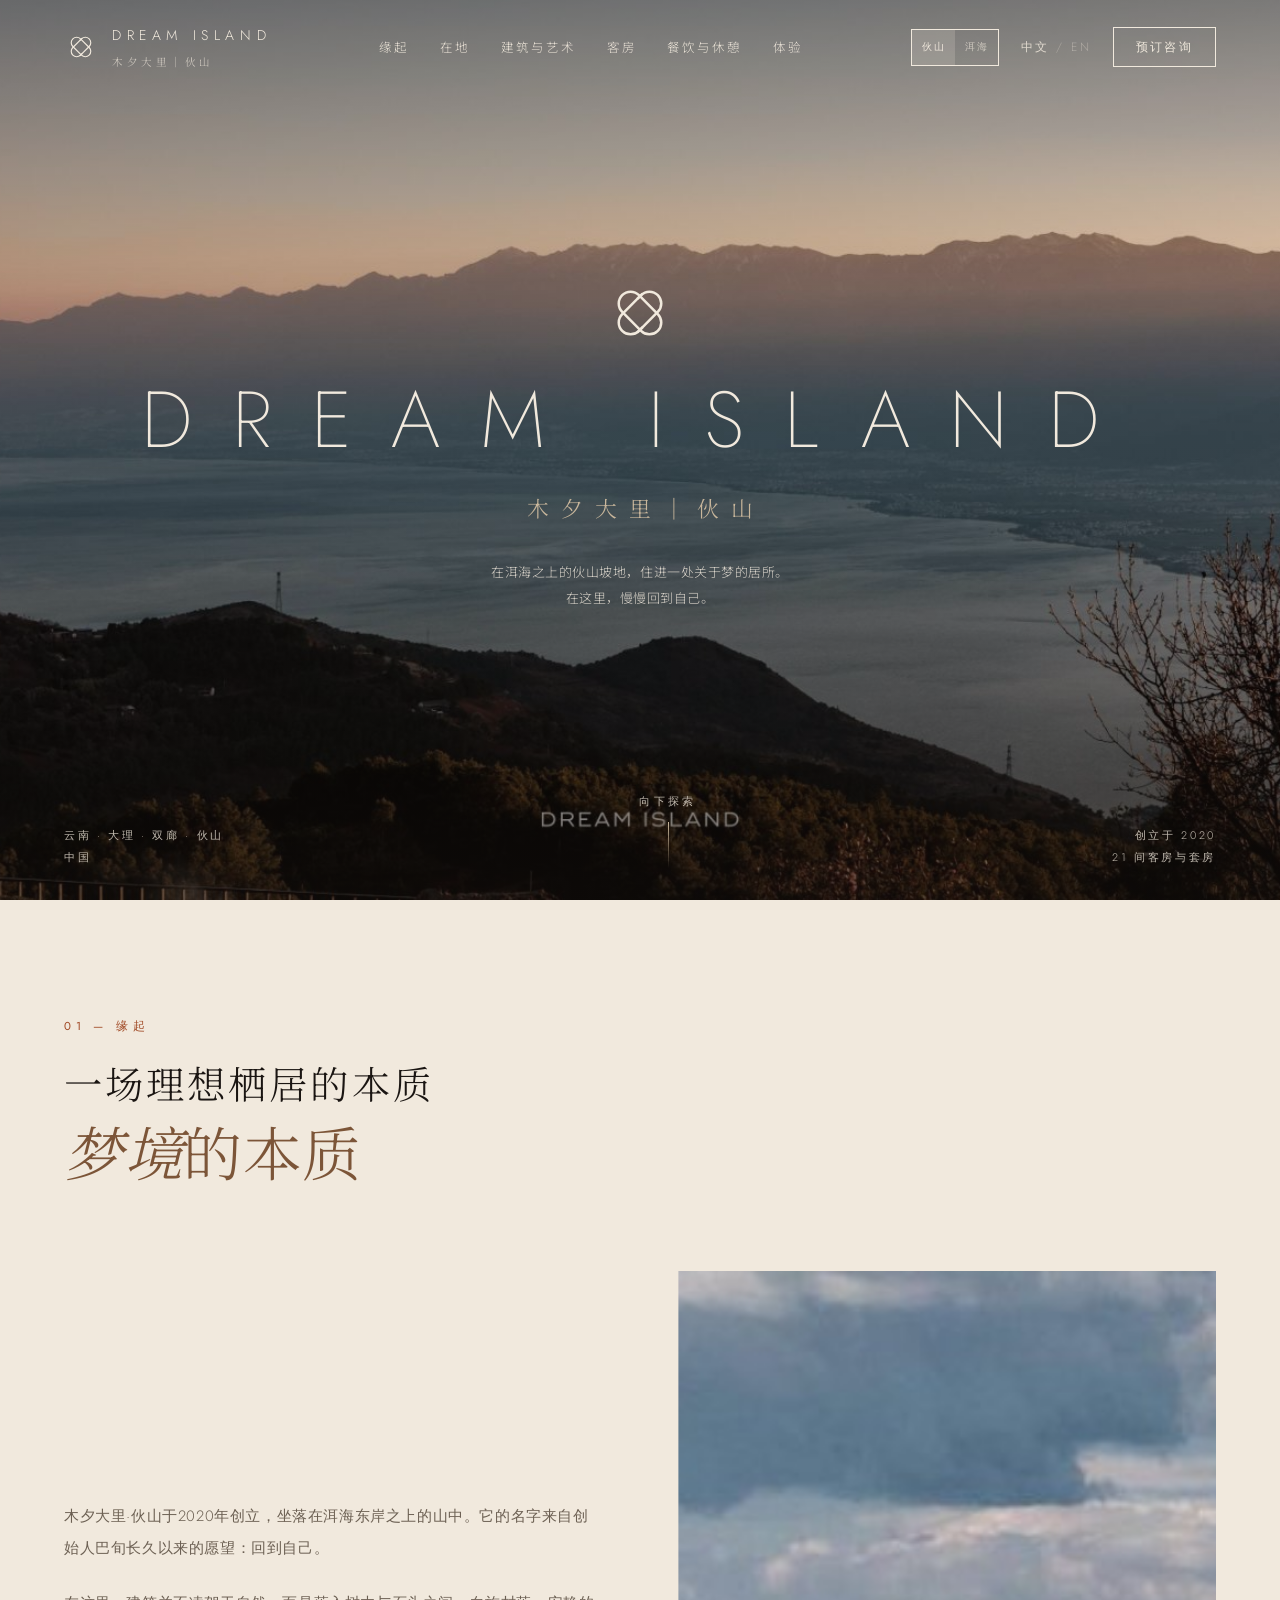
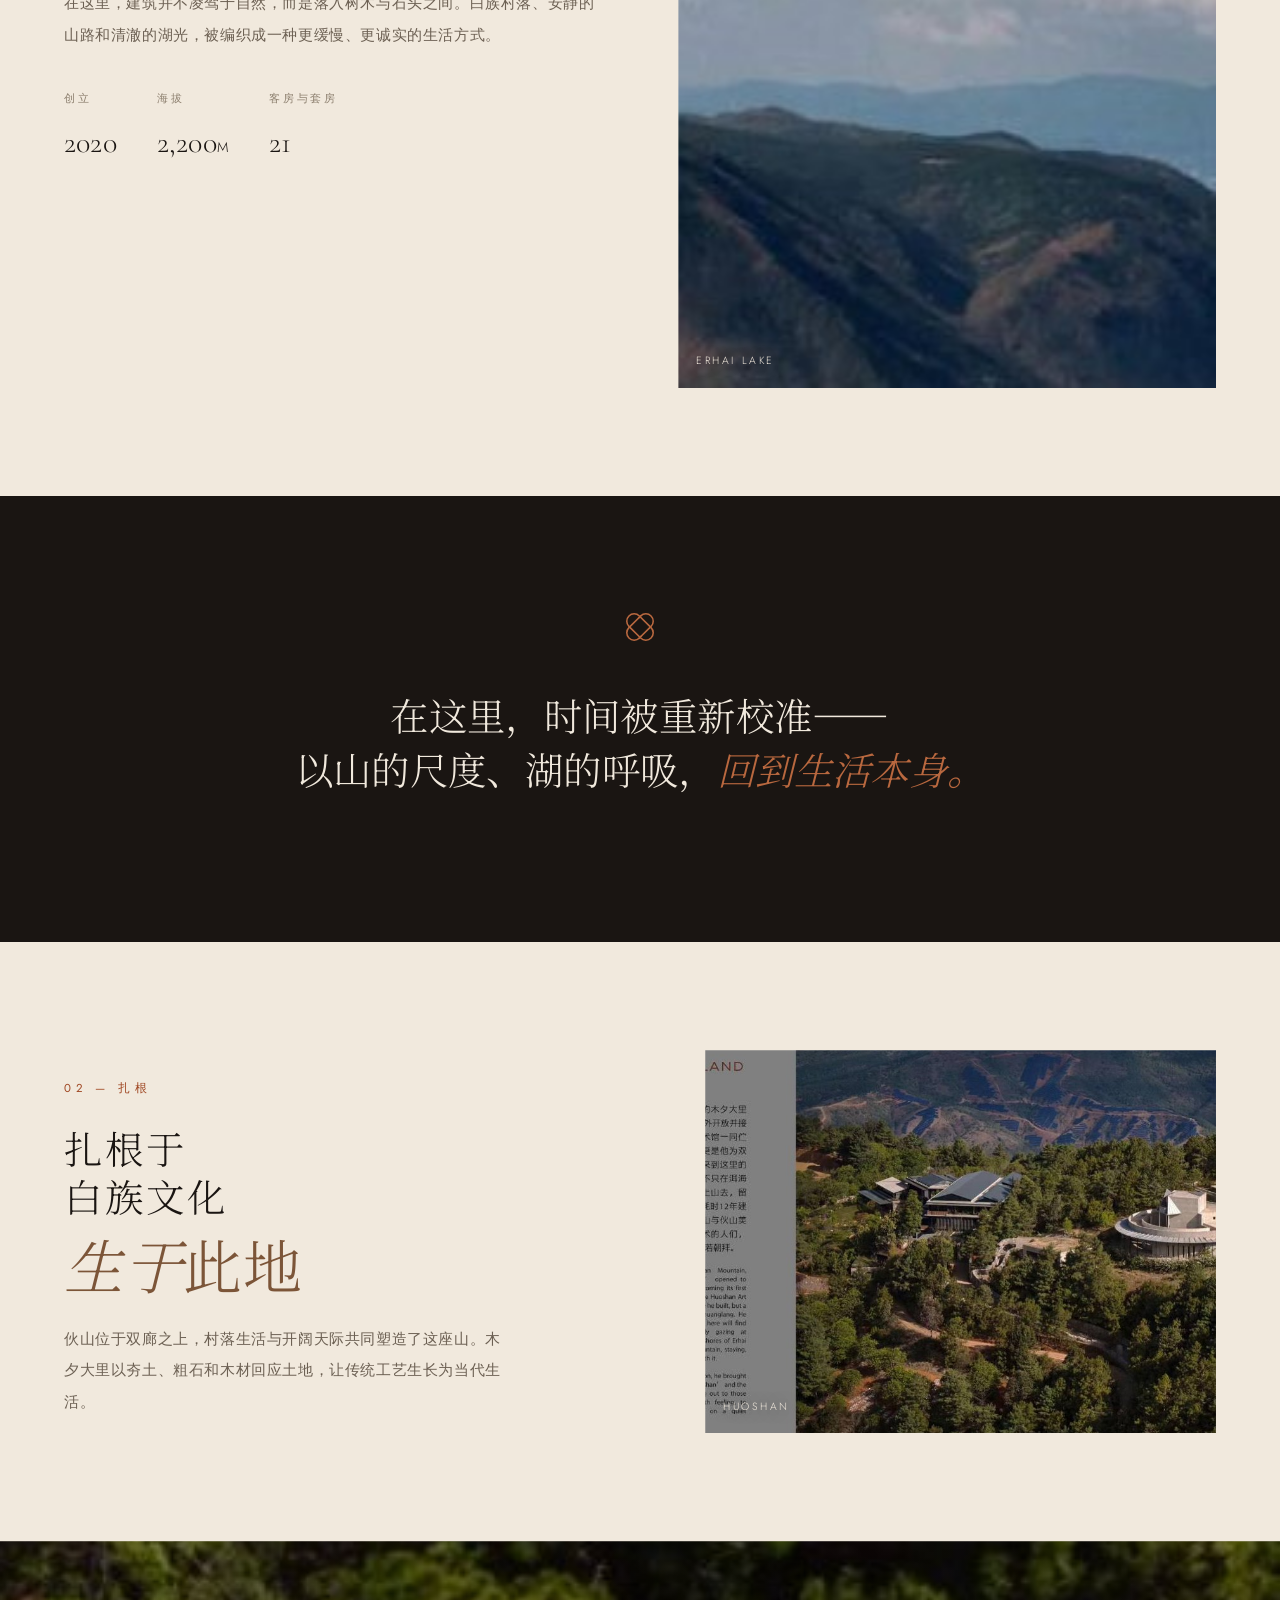
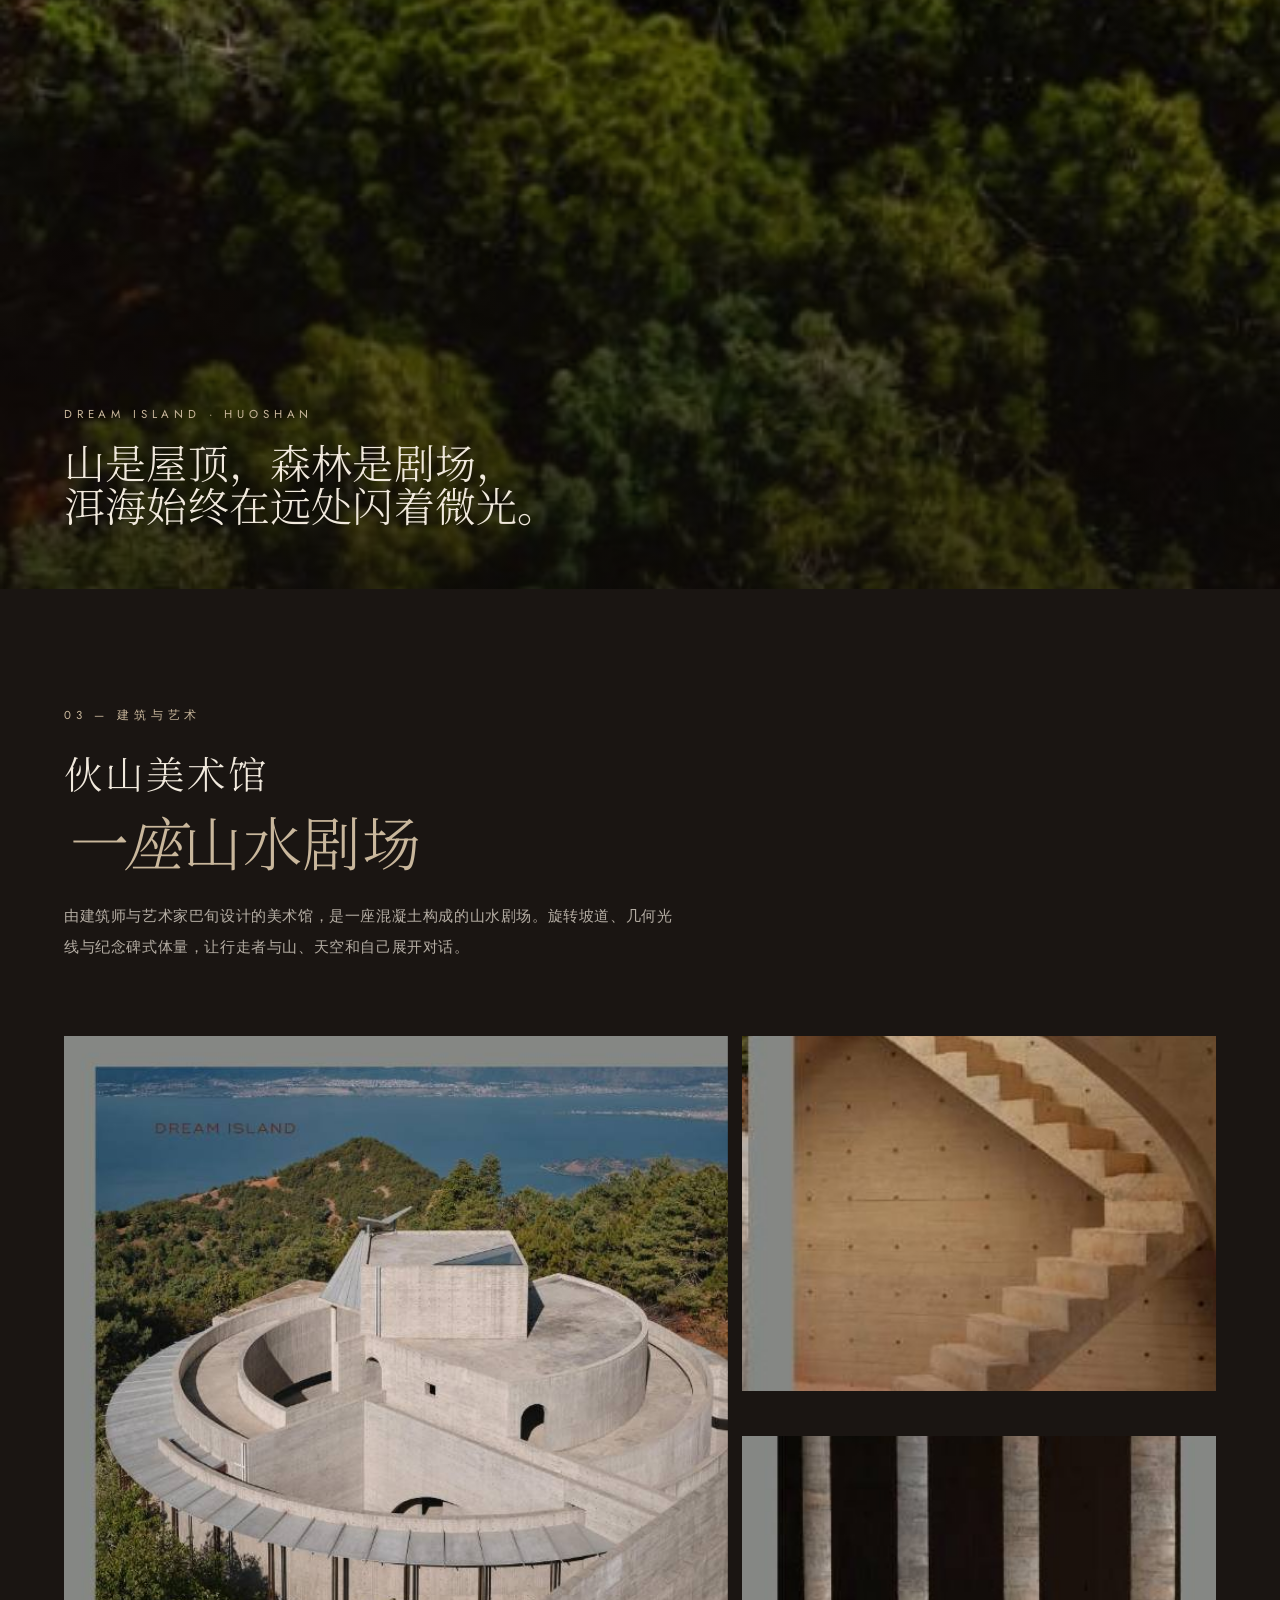
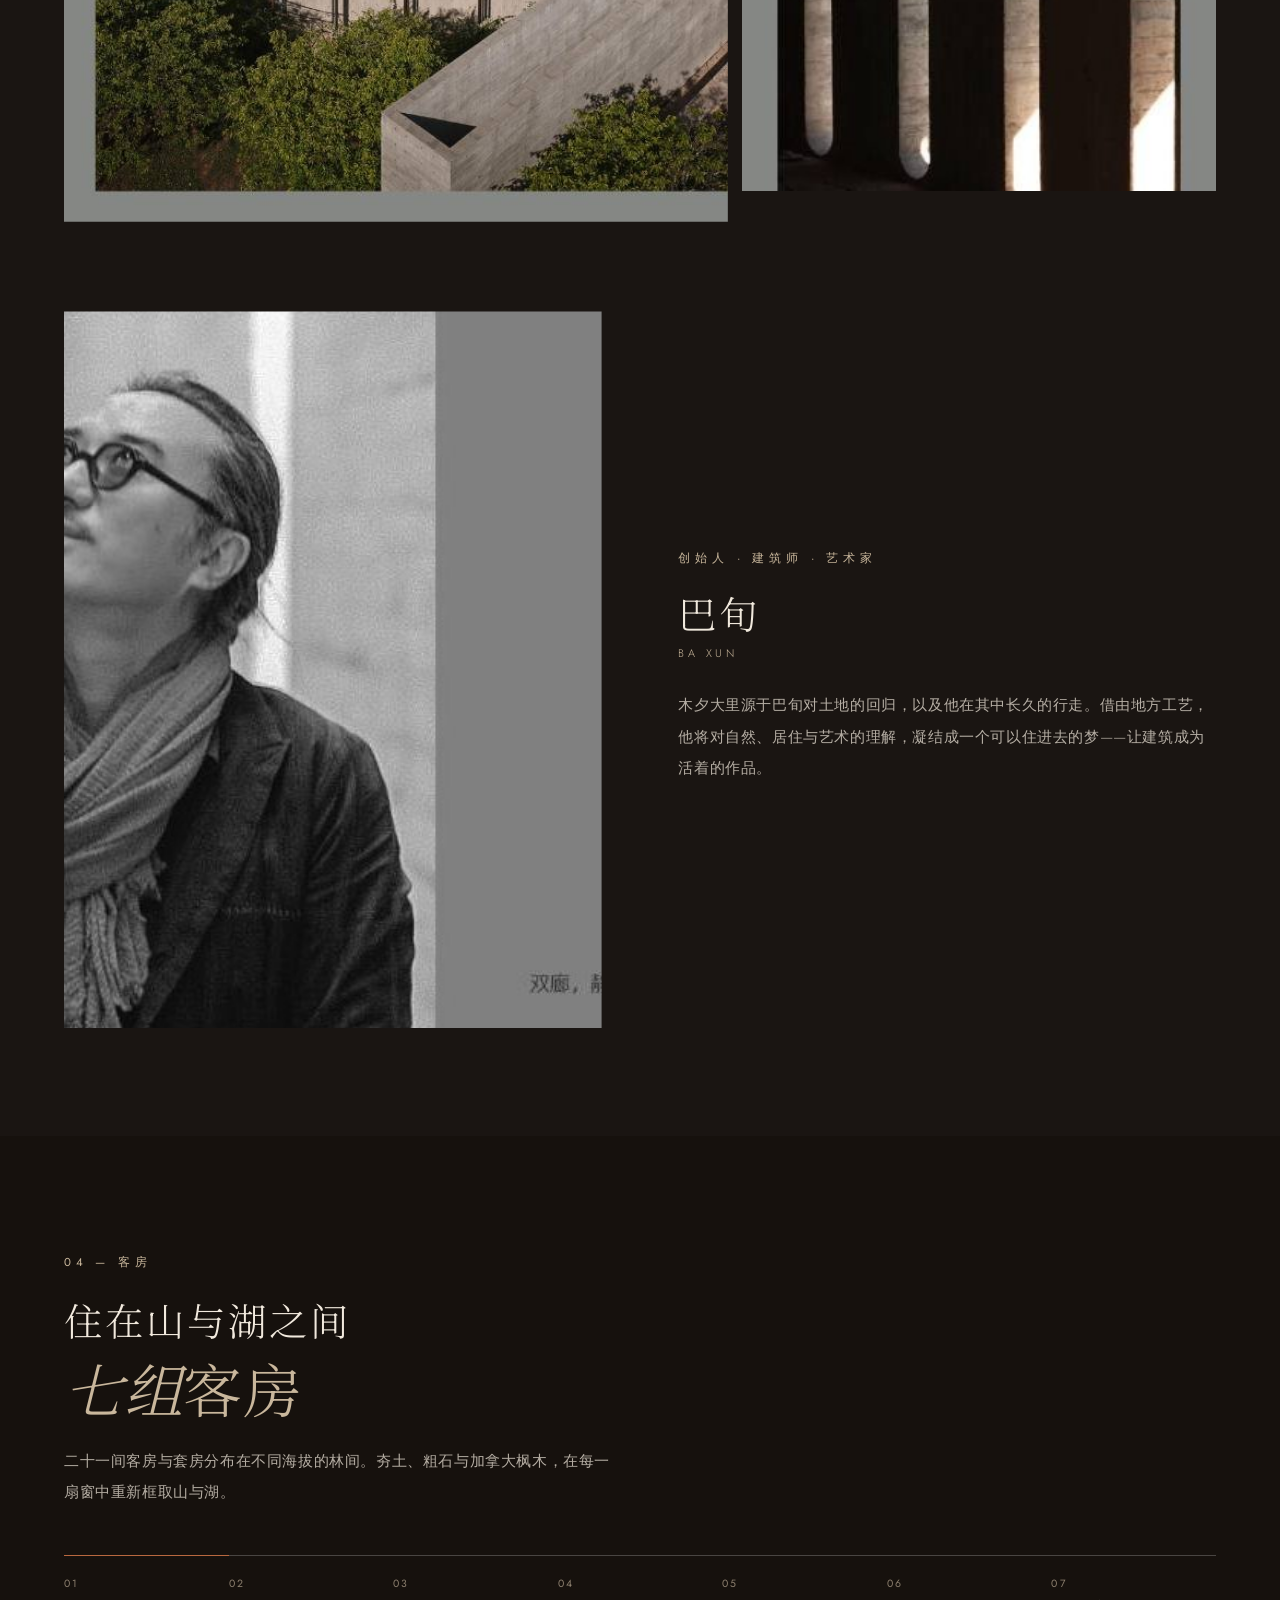
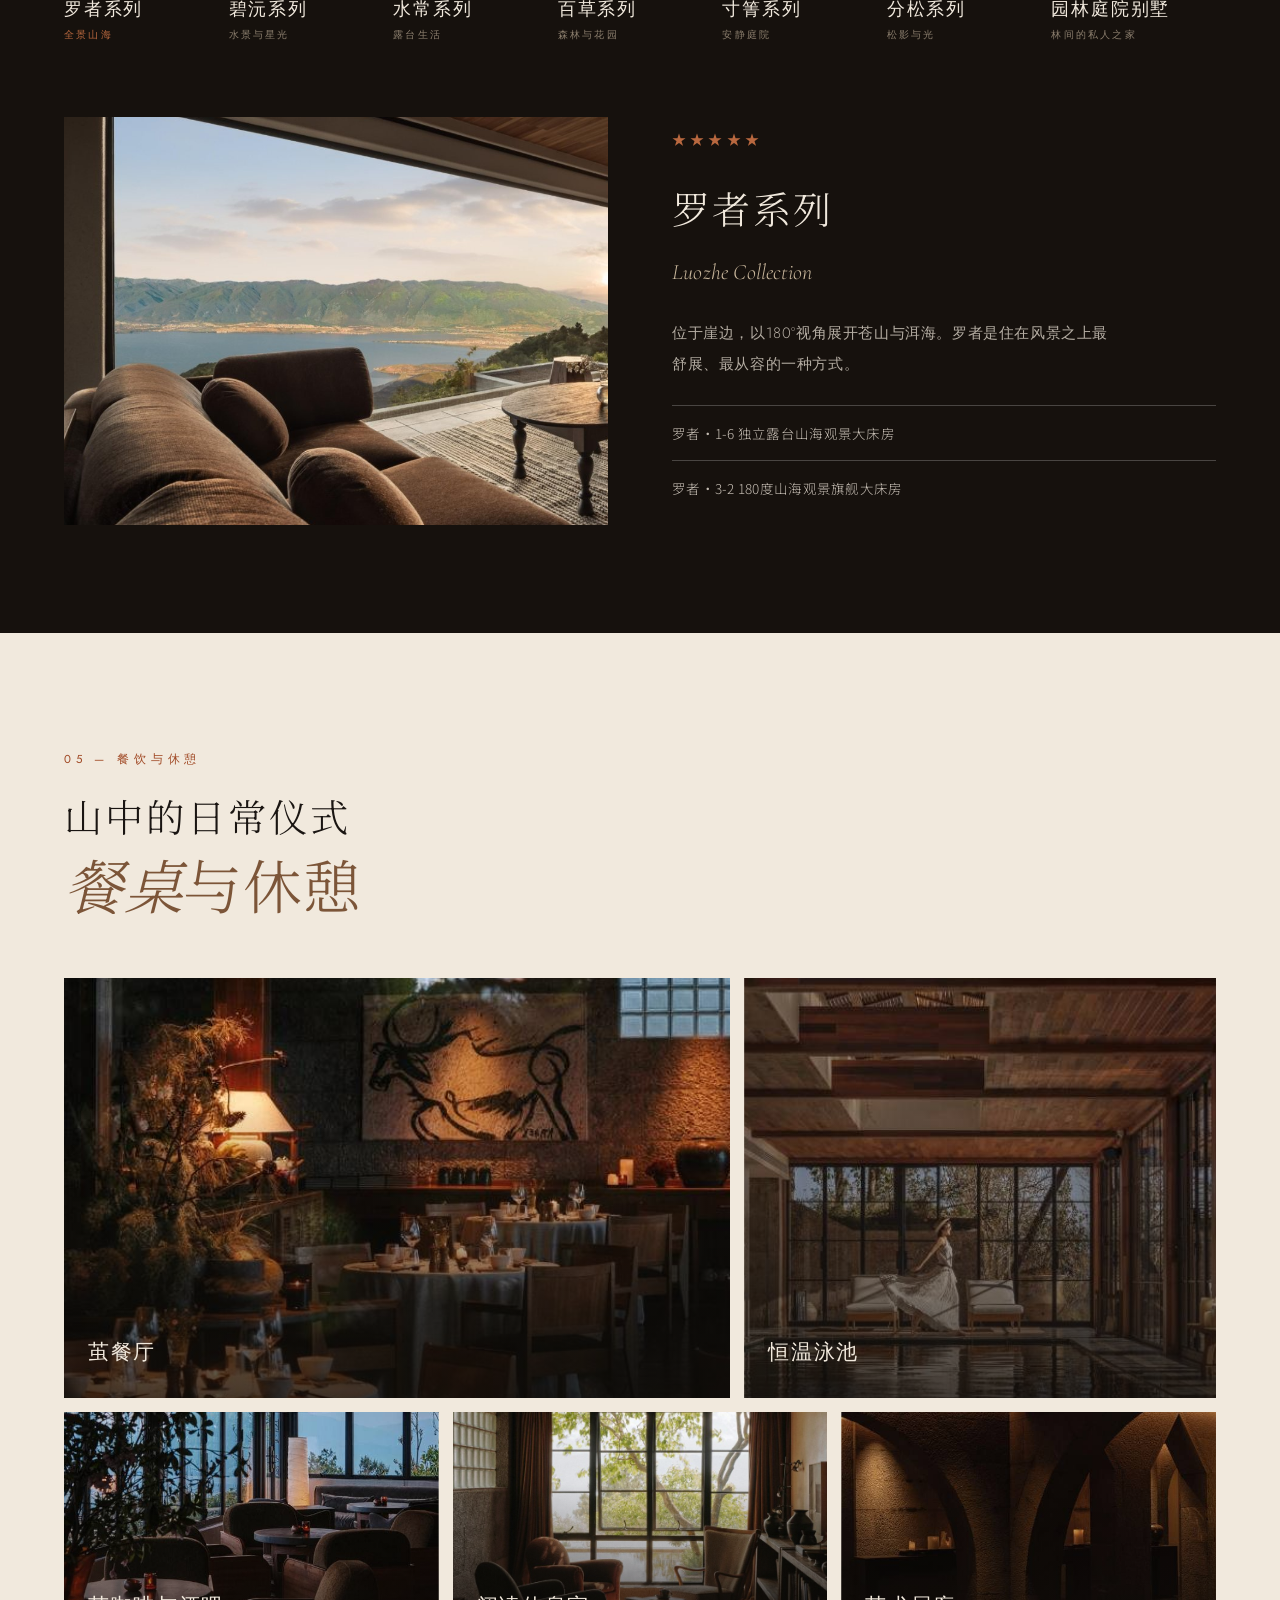
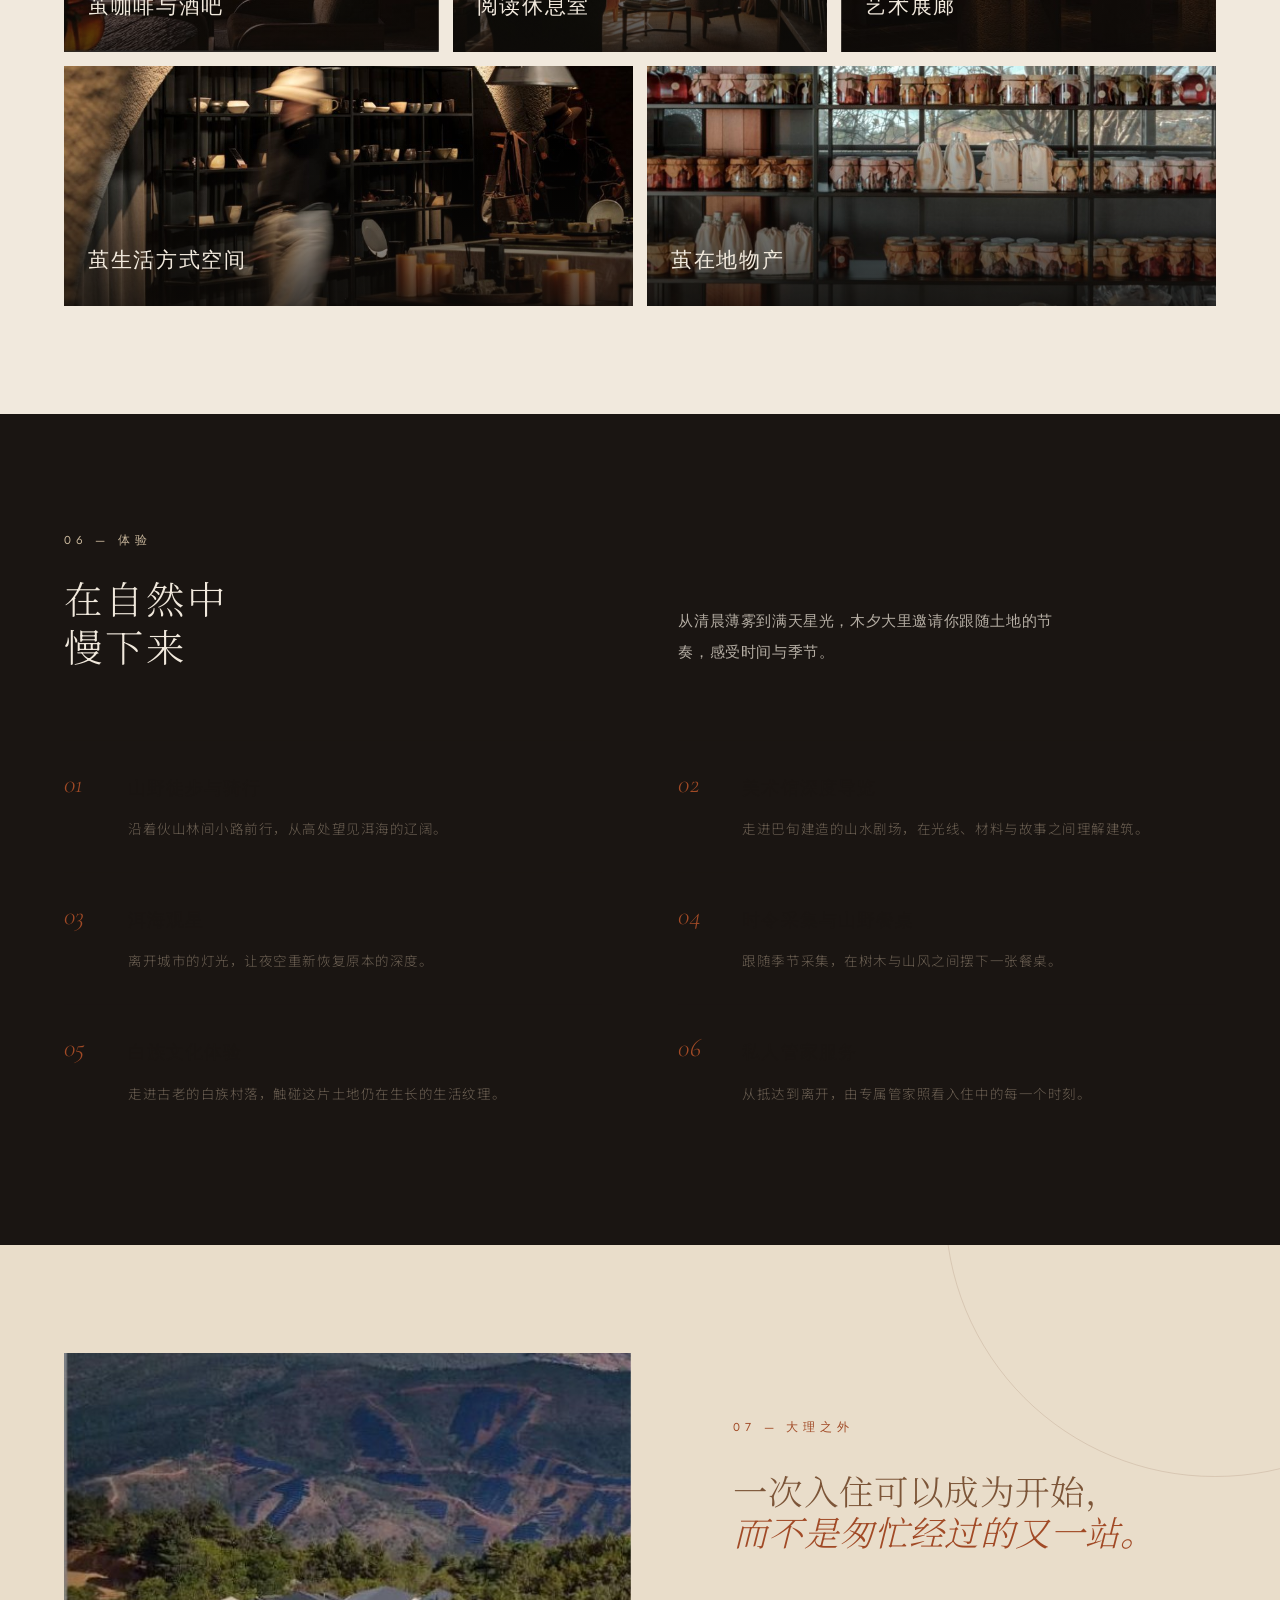
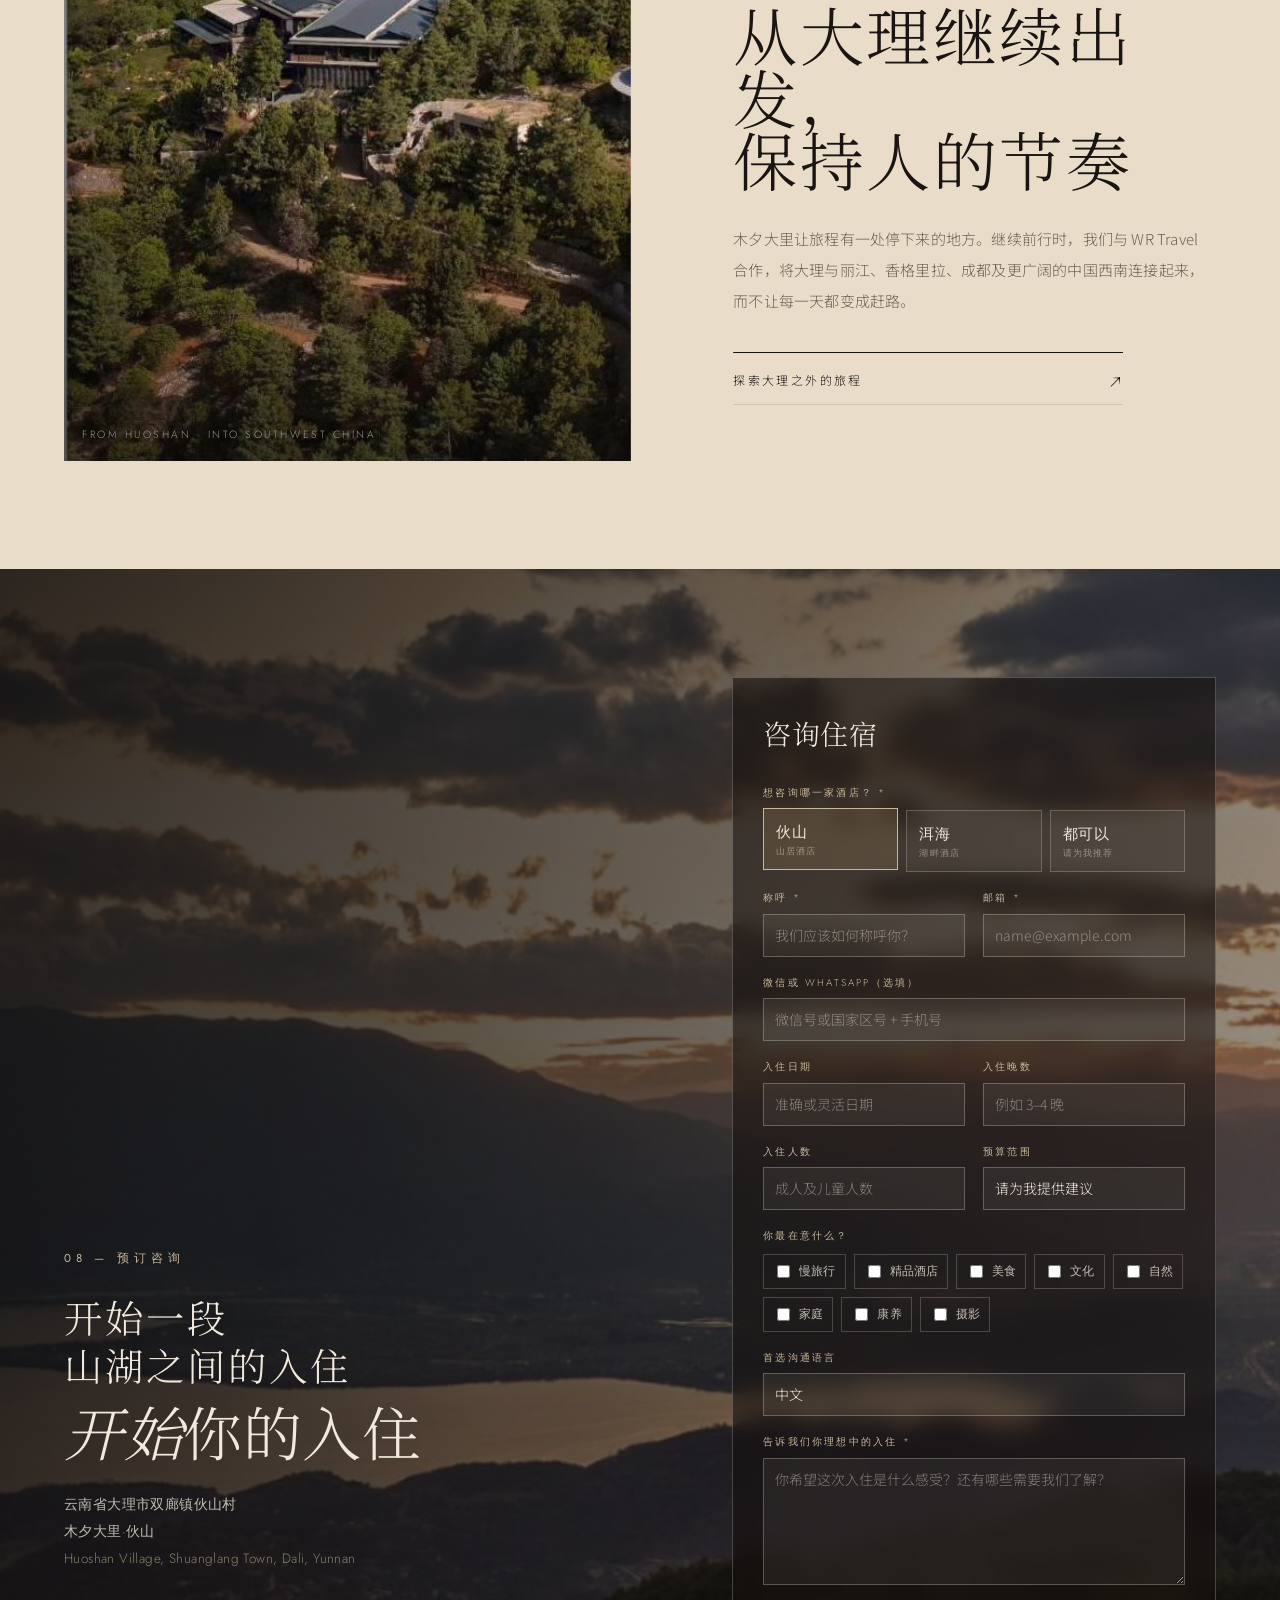
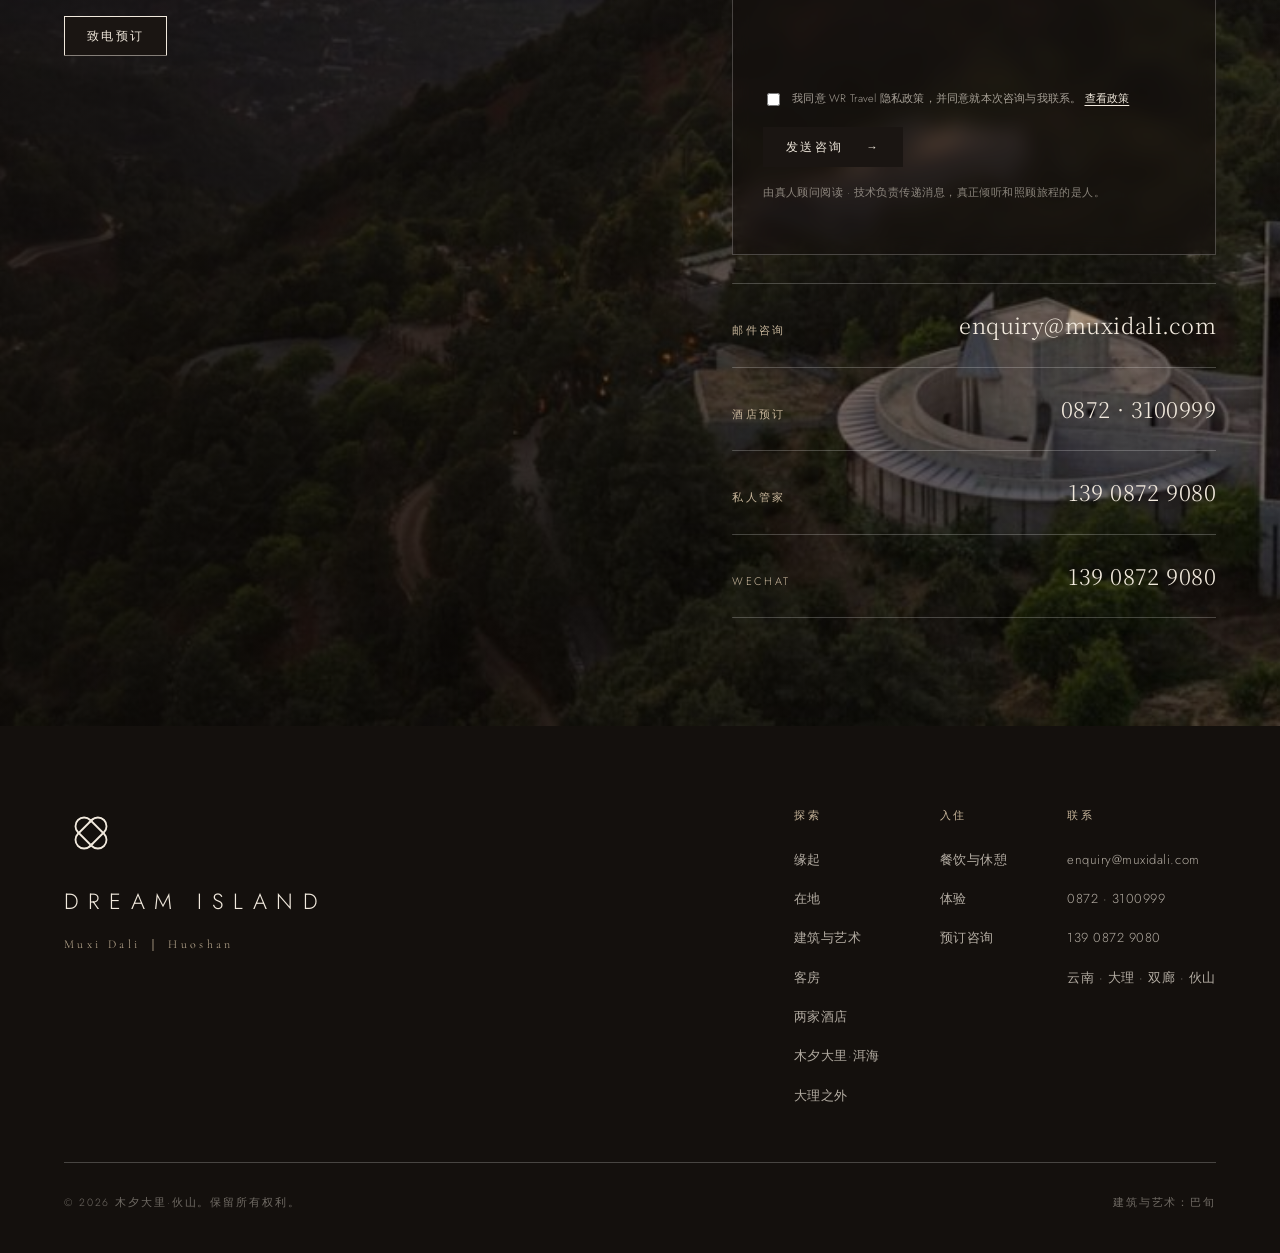
<file: zh/huoshan/index.html>
<!DOCTYPE html>
<html lang="zh-Hans">
<head>
<meta charset="utf-8">
<meta name="viewport" content="width=device-width, initial-scale=1">
<base href="/">
<title>木夕大里·伙山 | 大理双廊山居酒店</title>
<meta name="description" content="木夕大里·伙山位于大理双廊洱海东岸的山中，拥有21间客房与套房，以白族文化、自然环境以及巴旬的建筑与艺术为核心。">
<meta name="robots" content="index,follow,max-image-preview:large,max-snippet:-1,max-video-preview:-1">
<link rel="canonical" href="https://muxidali.com/zh/huoshan/">
<link rel="alternate" hreflang="en" href="https://muxidali.com/huoshan/">
<link rel="alternate" hreflang="zh-Hans" href="https://muxidali.com/zh/huoshan/">
<link rel="alternate" hreflang="x-default" href="https://muxidali.com/huoshan/">
<link rel="icon" type="image/svg+xml" href="/favicon.svg">
<link rel="mask-icon" href="/favicon.svg" color="#1d2830">
<meta name="theme-color" content="#1d2830">
<meta property="og:type" content="website">
<meta property="og:site_name" content="Dream Island · Huoshan">
<meta property="og:title" content="木夕大里·伙山 | 大理双廊">
<meta property="og:description" content="洱海东岸山中的21间客房建筑与艺术居所。">
<meta property="og:url" content="https://muxidali.com/zh/huoshan/">
<meta property="og:image" content="https://muxidali.com/images/hero_bg.jpg">
<meta property="og:image:alt" content="Dream Island · Huoshan above Erhai Lake and the Cangshan range">
<meta name="twitter:card" content="summary_large_image">
<meta name="twitter:title" content="木夕大里·伙山 | 大理双廊">
<meta name="twitter:description" content="洱海东岸山中的21间客房建筑与艺术居所。">
<meta name="twitter:image" content="https://muxidali.com/images/hero_bg.jpg">
<link rel="preconnect" href="https://fonts.googleapis.com">
<link rel="preconnect" href="https://fonts.gstatic.com" crossorigin>
<link rel="preconnect" href="https://challenges.cloudflare.com">
<link rel="preconnect" href="https://www.googletagmanager.com">
<link href="https://fonts.googleapis.com/css2?family=Cormorant+Garamond:ital,wght@0,300;0,400;0,500;1,300;1,400&family=Jost:wght@200;300;400;500&family=Noto+Serif+SC:wght@200;300;400;500&family=Noto+Sans+SC:wght@200;300;400&display=swap" rel="stylesheet">
<link rel="stylesheet" href="styles.css?v=20261021-enquiry-entry">
<script async src="https://www.googletagmanager.com/gtag/js?id=G-WLWS4DNPRN"></script>
<script>
  window.dataLayer = window.dataLayer || [];
  function gtag(){dataLayer.push(arguments);}
  gtag('js', new Date());
  gtag('config', 'G-WLWS4DNPRN');
</script>
<script type="application/ld+json">
{
  "@context": "https://schema.org",
  "@graph": [
    {
      "@type": "WebSite",
      "@id": "https://muxidali.com/#website",
      "url": "https://muxidali.com/",
      "name": "木夕大里·伙山",
      "alternateName": ["Muxi Dali Huoshan", "木夕大里 · 伙山"],
      "inLanguage": "zh-Hans",
      "publisher": {"@id": "https://muxidali.com/huoshan/#hotel"}
    },
    {
      "@type": ["Hotel", "LodgingBusiness"],
      "@id": "https://muxidali.com/huoshan/#hotel",
      "name": "木夕大里·伙山",
      "alternateName": ["Muxi Dali · Huoshan", "木夕大里 · 伙山"],
      "url": "https://muxidali.com/zh/huoshan/",
      "description": "位于大理双廊洱海东岸山中的21间客房建筑与艺术居所。",
      "image": [
        "https://muxidali.com/images/hero_bg.jpg",
        "https://muxidali.com/images/arch1.jpg",
        "https://muxidali.com/images/reserve_bg.jpg"
      ],
      "email": "enquiry@muxidali.com",
      "telephone": "+86-872-3100999",
      "numberOfRooms": 21,
      "foundingDate": "2020",
      "founder": {"@type": "Person", "name": "巴旬", "jobTitle": "创始人、建筑师与艺术家"},
      "address": {
        "@type": "PostalAddress",
        "streetAddress": "双廊镇伙山村",
        "addressLocality": "大理",
        "addressRegion": "云南",
        "addressCountry": "CN"
      },
      "amenityFeature": [
        {"@type": "LocationFeatureSpecification", "name": "Huoshan Art Museum", "value": true},
        {"@type": "LocationFeatureSpecification", "name": "Temperature-controlled pool", "value": true},
        {"@type": "LocationFeatureSpecification", "name": "Private butler service", "value": true}
      ]
    }
  ]
}
</script>
<script src="https://challenges.cloudflare.com/turnstile/v0/api.js" async defer></script>
<script src="/attribution.js?v=20261008a"></script>
</head>
<body class="zh-huoshan">

<!-- ===== brand mark symbol ===== -->
<svg width="0" height="0" style="position:absolute" aria-hidden="true">
  <symbol id="di-mark" viewBox="0 0 100 100">
    <g transform="rotate(45 50 50)" fill="none" stroke="currentColor" stroke-width="3.4">
      <path d="M50 16 A16 16 0 0 1 66 32 V68 A16 16 0 0 1 50 84 A16 16 0 0 1 34 68 V32 A16 16 0 0 1 50 16 Z"/>
      <path d="M32 34 H68 A16 16 0 0 1 84 50 A16 16 0 0 1 68 66 H32 A16 16 0 0 1 16 50 A16 16 0 0 1 32 34 Z"/>
      <path d="M34 29 L34 39"/>
      <path d="M66 61 L66 71"/>
    </g>
  </symbol>
</svg>

<!-- ===== NAV ===== -->
<header class="nav" id="nav">
  <div class="nav-logo" data-scroll="#top">
    <svg class="mark"><use href="#di-mark"></use></svg>
    <div class="wm">
      <span class="wordmark en">Dream Island</span>
      <span class="cn">木夕大里｜伙山</span>
    </div>
  </div>
  <nav class="nav-links">
    <a data-scroll="#essence">缘起</a>
    <a data-scroll="#place">在地</a>
    <a data-scroll="#architecture">建筑与艺术</a>
    <a data-scroll="#stays">客房</a>
    <a data-scroll="#dining">餐饮与休憩</a>
    <a data-scroll="#experiences">体验</a>
  </nav>
  <div class="nav-right">
    <div class="property-switcher" aria-label="选择酒店"><span aria-current="page">伙山</span><a href="/zh/erhai/">洱海</a></div>
    <a class="lang" href="/huoshan/" aria-label="View in English"><span class="on">中文</span><span class="sep">/</span><span class="off">EN</span></a>
    <button class="btn" data-scroll="#reserve">预订咨询</button>
    <div class="nav-toggle" id="navToggle"><span></span><span></span><span></span></div>
  </div>
</header>

<!-- mobile menu -->
<div class="mmenu" id="mmenu">
  <a data-scroll="#essence">缘起</a><a data-scroll="#place">在地</a><a data-scroll="#architecture">建筑与艺术</a><a data-scroll="#stays">客房</a><a data-scroll="#dining">餐饮与休憩</a><a data-scroll="#experiences">体验</a>
  <a href="/zh/huoshan/" aria-current="page">伙山 <span class="en">山中的居所</span></a>
  <a href="/zh/erhai/">洱海 <span class="en">水边的居所</span></a>
  <a href="/huoshan/">English <span class="en">View this page in English</span></a>
  <a data-scroll="#reserve">预订咨询</a>
</div>

<!-- ===== HERO ===== -->
<section class="hero" id="top">
  <div class="hero-media"><img src="images/hero_bg.jpg" alt="Aerial view of Erhai Lake and the Cangshan range" id="heroImg"></div>
  <div class="hero-inner">
    <svg class="mark"><use href="#di-mark"></use></svg>
    <h1><span class="wordmark">Dream Island</span></h1>
    <div class="cn-line">木夕大里｜伙山</div>
    <p class="tag">在洱海之上的伙山坡地，住进一处关于梦的居所。<br>在这里，慢慢回到自己。</p>
    <button type="button" class="btn hero-enquiry" data-scroll="#reserve">咨询房态与预订</button>
  </div>
  <div class="hero-foot">
    <span>云南 · 大理 · 双廊 · 伙山<br>中国</span>
    <div class="scrollcue"><span>向下探索</span><span class="line"></span></div>
    <span style="text-align:right">创立于 2020<br>21 间客房与套房</span>
  </div>
</section>

<!-- ===== ESSENCE ===== -->
<section class="pad-y" id="essence">
  <div class="wrap">
    <div class="sec-head reveal">
      <span class="eyebrow">01 — 缘起</span>
      <h2 class="h-cn">一场理想栖居的本质</h2>
      <div class="h-en"><span class="it">梦境</span>的本质</div>
    </div>

    <div class="two-col" style="margin-top:clamp(48px,7vw,90px)">
      <div class="reveal d1">
        <p class="lead">木夕大里·伙山于2020年创立，坐落在洱海东岸之上的山中。它的名字来自创始人巴旬长久以来的愿望：回到自己。</p>
        <p class="body" style="margin-top:24px">在这里，建筑并不凌驾于自然，而是落入树木与石头之间。白族村落、安静的山路和清澈的湖光，被编织成一种更缓慢、更诚实的生活方式。</p>
        <div class="meta-row">
          <div class="m"><span class="k">创立</span><span class="v">2020</span></div>
          <div class="m"><span class="k">海拔</span><span class="v">2,200<span style="font-size:14px;font-family:var(--sans);letter-spacing:.1em">M</span></span></div>
          <div class="m"><span class="k">客房与套房</span><span class="v">21</span></div>
        </div>
      </div>
      <div class="figure ratio-34 img-reveal reveal d2">
        <img src="images/ess.jpg" alt="The wide landscape of Erhai Lake and Cangshan">
        <span class="cap">ERHAI LAKE</span>
      </div>
    </div>
  </div>
</section>

<!-- quote band -->
<section class="dark pad-y">
  <div class="wrap">
    <div class="reveal" style="max-width:980px;margin:0 auto;text-align:center">
      <svg class="mark" style="width:46px;height:46px;margin:0 auto 32px;color:var(--rust-soft)"><use href="#di-mark"></use></svg>
      <p class="quote">在这里，时间被重新校准——<br>以山的尺度、湖的呼吸，<span class="it">回到生活本身。</span></p>
    </div>
  </div>
</section>

<!-- ===== PLACE ===== -->
<section class="pad-y" id="place">
  <div class="wrap">
    <div class="two-col narrow" style="align-items:flex-end">
      <div class="reveal">
        <span class="eyebrow">02 — 扎根</span>
        <h2 class="h-cn" style="margin:22px 0 14px">扎根于<br>白族文化</h2>
        <div class="h-en" style="color:var(--clay)"><span class="it">生于</span>此地</div>
        <p class="body" style="margin-top:30px;max-width:440px">伙山位于双廊之上，村落生活与开阔天际共同塑造了这座山。木夕大里以夯土、粗石和木材回应土地，让传统工艺生长为当代生活。</p>
      </div>
      <div class="figure ratio-43 img-reveal reveal d1">
        <img src="images/place.jpg" alt="The retreat among the forests of Huoshan">
        <span class="cap">HUOSHAN</span>
      </div>
    </div>
  </div>
</section>

<section class="band">
  <img src="images/band.jpg" alt="Dream Island · Huoshan at night" class="img-reveal reveal">
  <div class="band-inner reveal d1">
    <span class="eyebrow light">Dream Island · Huoshan</span>
    <p class="display" style="font-size:clamp(26px,3.2vw,44px);color:var(--paper);margin:14px 0 0;max-width:680px">山是屋顶，森林是剧场，<br>洱海始终在远处闪着微光。</p>
  </div>
</section>

<!-- ===== ARCHITECTURE / MUSEUM ===== -->
<section class="dark pad-y" id="architecture">
  <div class="wrap">
    <div class="sec-head reveal">
      <span class="eyebrow light">03 — 建筑与艺术</span>
      <h2 class="h-cn" style="color:var(--paper)">伙山美术馆</h2>
      <div class="h-en"><span class="it">一座</span>山水剧场</div>
    </div>
    <p class="lead reveal d1" style="max-width:620px;margin-top:30px">由建筑师与艺术家巴旬设计的美术馆，是一座混凝土构成的山水剧场。旋转坡道、几何光线与纪念碑式体量，让行走者与山、天空和自己展开对话。</p>

    <div class="arch-grid" style="margin-top:clamp(40px,6vw,72px)">
      <div class="figure a img-reveal reveal" style="height:100%"><img src="images/arch1.jpg" alt="Aerial view of Huoshan Art Museum" style="height:100%"></div>
      <div class="figure img-reveal reveal d1 ratio-43"><img src="images/arch2.jpg" alt="Spiralling stairs and columns of light"></div>
      <div class="figure img-reveal reveal d2 ratio-43"><img src="images/arch3.jpg" alt="Geometric details in concrete"></div>
    </div>

    <div class="two-col" style="margin-top:clamp(54px,7vw,96px);align-items:center">
      <div class="figure ratio-34 img-reveal reveal"><img src="images/founder.jpg" alt="Dream Island founder Ba Xun"></div>
      <div class="reveal d1">
        <span class="eyebrow light">创始人 · 建筑师 · 艺术家</span>
        <h3 class="h-cn" style="color:var(--paper);margin:18px 0 6px">巴旬</h3>
        <div class="kicker-en" style="color:var(--sand)">BA XUN</div>
        <p class="body" style="margin-top:26px">木夕大里源于巴旬对土地的回归，以及他在其中长久的行走。借由地方工艺，他将对自然、居住与艺术的理解，凝结成一个可以住进去的梦——让建筑成为活着的作品。</p>
      </div>
    </div>
  </div>
</section>

<!-- ===== STAYS ===== -->
<section class="dark pad-y" id="stays" style="background:#16110d">
  <div class="wrap">
    <div class="sec-head reveal">
      <span class="eyebrow light">04 — 客房</span>
      <h2 class="h-cn" style="color:var(--paper)">住在山与湖之间</h2>
      <div class="h-en"><span class="it">七组</span>客房</div>
    </div>
    <p class="lead reveal d1" style="max-width:560px;margin-top:28px">二十一间客房与套房分布在不同海拔的林间。夯土、粗石与加拿大枫木，在每一扇窗中重新框取山与湖。</p>

    <div class="stays-tabs reveal d1" id="stayTabs"></div>
    <div class="stay-panel" id="stayPanel"></div>
  </div>
</section>

<!-- ===== DINING / FACILITIES ===== -->
<section class="pad-y" id="dining">
  <div class="wrap">
    <div class="sec-head reveal">
      <span class="eyebrow">05 — 餐饮与休憩</span>
      <h2 class="h-cn">山中的日常仪式</h2>
      <div class="h-en" style="color:var(--clay)"><span class="it">餐桌</span>与休憩</div>
    </div>

    <div class="fac-grid" style="margin-top:clamp(40px,6vw,64px)">
      <div class="fac col-7 tall reveal"><img src="images/d1_17_c.jpg" alt="茧餐厅"><div class="fac-cap"><div class="cn">茧餐厅</div></div></div>
      <div class="fac col-5 tall reveal d1"><img src="images/d1_18_c.jpg" alt="恒温泳池"><div class="fac-cap"><div class="cn">恒温泳池</div></div></div>
      <div class="fac col-4 reveal"><img src="images/d1_16_c.jpg" alt="茧咖啡与酒吧"><div class="fac-cap"><div class="cn">茧咖啡与酒吧</div></div></div>
      <div class="fac col-4 reveal d1"><img src="images/d2_01_c.jpg" alt="阅读休息室"><div class="fac-cap"><div class="cn">阅读休息室</div></div></div>
      <div class="fac col-4 reveal d2"><img src="images/d1_15_c.jpg" alt="艺术展廊"><div class="fac-cap"><div class="cn">艺术展廊</div></div></div>
      <div class="fac col-6 reveal"><img src="images/d2_02_c.jpg" alt="茧生活方式空间"><div class="fac-cap"><div class="cn">茧生活方式空间</div></div></div>
      <div class="fac col-6 reveal d1"><img src="images/d2_03_c.jpg" alt="茧在地物产"><div class="fac-cap"><div class="cn">茧在地物产</div></div></div>
    </div>
  </div>
</section>

<!-- ===== EXPERIENCES ===== -->
<section class="dark pad-y" id="experiences">
  <div class="wrap">
    <div class="two-col" style="align-items:flex-end;margin-bottom:clamp(30px,5vw,56px)">
      <div class="sec-head reveal">
        <span class="eyebrow light">06 — 体验</span>
        <h2 class="h-cn" style="color:var(--paper)">在自然中<br>慢下来</h2>
      </div>
      <p class="body reveal d1" style="max-width:380px">从清晨薄雾到满天星光，木夕大里邀请你跟随土地的节奏，感受时间与季节。</p>
    </div>

    <div class="exp-list">
      <div class="exp reveal"><div class="no">01</div><div><div class="cn">山野徒步与骑行</div><p>沿着伙山林间小路前行，从高处望见洱海的辽阔。</p></div></div>
      <div class="exp reveal d1"><div class="no">02</div><div><div class="cn">美术馆深度导览</div><p>走进巴旬建造的山水剧场，在光线、材料与故事之间理解建筑。</p></div></div>
      <div class="exp reveal"><div class="no">03</div><div><div class="cn">洱海观星</div><p>离开城市的灯光，让夜空重新恢复原本的深度。</p></div></div>
      <div class="exp reveal d1"><div class="no">04</div><div><div class="cn">时令采集与山野餐桌</div><p>跟随季节采集，在树木与山风之间摆下一张餐桌。</p></div></div>
      <div class="exp reveal"><div class="no">05</div><div><div class="cn">白族文化体验</div><p>走进古老的白族村落，触碰这片土地仍在生长的生活纹理。</p></div></div>
      <div class="exp reveal d1"><div class="no">06</div><div><div class="cn">私人管家服务</div><p>从抵达到离开，由专属管家照看入住中的每一个时刻。</p></div></div>
    </div>
  </div>
</section>

<!-- ===== BEYOND DALI ===== -->
<section class="journey-teaser pad-y" id="beyond-dali">
  <div class="wrap">
    <div class="journey-teaser-grid">
      <div class="journey-teaser-media figure img-reveal reveal">
        <img src="images/place.jpg" alt="Forested slopes above Erhai Lake in Dali" loading="lazy">
        <span class="cap">FROM HUOSHAN · INTO SOUTHWEST CHINA</span>
      </div>
      <div class="journey-teaser-copy reveal d1">
        <span class="eyebrow">07 — 大理之外</span>
        <p class="journey-teaser-kicker">一次入住可以成为开始，<br><em>而不是匆忙经过的又一站。</em></p>
        <h2>从大理继续出发，<br>保持人的节奏</h2>
        <p>木夕大里让旅程有一处停下来的地方。继续前行时，我们与 WR Travel 合作，将大理与丽江、香格里拉、成都及更广阔的中国西南连接起来，而不让每一天都变成赶路。</p>
        <a class="journey-text-link" href="/journeys/beyond-dali/">探索大理之外的旅程 <span>↗</span></a>
      </div>
    </div>
  </div>
</section>

<!-- ===== RESERVE ===== -->
<section class="reserve pad-y" id="reserve">
  <div class="reserve-bg"><img src="images/reserve_bg.jpg" alt="Dusk over Erhai Lake from Huoshan"></div>
  <div class="wrap">
    <div class="reserve-grid">
      <div class="reveal">
        <span class="eyebrow light">08 — 预订咨询</span>
        <h2 class="h-cn" style="color:var(--paper);margin:22px 0 12px">开始一段<br>山湖之间的入住</h2>
        <div class="h-en"><span class="it">开始</span>你的入住</div>
        <p class="addr">
          云南省大理市双廊镇伙山村<br>
          木夕大里·伙山<br>
          <span style="color:var(--stone)">Huoshan Village, Shuanglang Town, Dali, Yunnan</span>
        </p>
        <button class="btn solid" style="margin-top:30px;border-color:var(--paper);color:var(--paper)" onclick="window.location.href='tel:08723100999'">致电预订</button>
      </div>
      <div class="reveal d1">
        <form class="enquiry-form" id="enquiryForm" data-enquiry-form novalidate>
          <input type="hidden" name="variant" value="long">
          <input type="hidden" name="lang" value="zh">
          <input type="hidden" name="source" value="muxidali-huoshan-zh">
          <input type="hidden" name="route" value="muxidali">
          <input type="hidden" name="started_at" value="">
          <div class="form-heading">咨询住宿</div>
          <div class="form-hp" aria-hidden="true"><label>Website <input type="text" name="website" tabindex="-1" autocomplete="off"></label></div>
          <div class="form-grid">
            <fieldset class="field field-wide property-field"><legend>想咨询哪一家酒店？ *</legend><div class="property-options"><label><input type="radio" name="property" value="huoshan" required checked><span><b>伙山</b><small>山居酒店</small></span></label><label><input type="radio" name="property" value="erhai" required><span><b>洱海</b><small>湖畔酒店</small></span></label><label><input type="radio" name="property" value="flexible" required><span><b>都可以</b><small>请为我推荐</small></span></label></div></fieldset>
            <label class="field"><span>称呼 *</span><input type="text" name="name" autocomplete="name" required maxlength="100" placeholder="我们应该如何称呼你？"></label>
            <label class="field"><span>邮箱 *</span><input type="email" name="email" autocomplete="email" required maxlength="180" placeholder="name@example.com"></label>
            <label class="field field-wide"><span>微信或 WhatsApp（选填）</span><input type="text" name="contact" autocomplete="tel" maxlength="180" placeholder="微信号或国家区号 + 手机号"></label>
            <label class="field"><span>入住日期</span><input type="text" name="dates" maxlength="180" placeholder="准确或灵活日期"></label>
            <label class="field"><span>入住晚数</span><input type="text" name="duration" maxlength="80" placeholder="例如 3–4 晚"></label>
            <label class="field"><span>入住人数</span><input type="text" name="travellers" maxlength="80" placeholder="成人及儿童人数"></label>
            <label class="field"><span>预算范围</span><select name="budget"><option value="">请为我提供建议</option><option value="under-cny-30000">每人 CNY 30,000 以下</option><option value="cny-30000-60000">每人 CNY 30,000–60,000</option><option value="cny-60000-100000">每人 CNY 60,000–100,000</option><option value="cny-100000-plus">每人 CNY 100,000 以上</option></select></label>
            <fieldset class="field field-wide interest-field"><legend>你最在意什么？</legend><div class="interest-options"><label><input type="checkbox" name="interests" value="Slow stays"><span>慢旅行</span></label><label><input type="checkbox" name="interests" value="Boutique hotels"><span>精品酒店</span></label><label><input type="checkbox" name="interests" value="Food"><span>美食</span></label><label><input type="checkbox" name="interests" value="Culture"><span>文化</span></label><label><input type="checkbox" name="interests" value="Nature"><span>自然</span></label><label><input type="checkbox" name="interests" value="Family"><span>家庭</span></label><label><input type="checkbox" name="interests" value="Wellness"><span>康养</span></label><label><input type="checkbox" name="interests" value="Photography"><span>摄影</span></label></div></fieldset>
            <label class="field field-wide"><span>首选沟通语言</span><select name="preferred_language"><option value="Chinese">中文</option><option value="English">English</option></select></label>
            <label class="field field-wide"><span>告诉我们你理想中的入住 *</span><textarea name="message" rows="5" required maxlength="3000" placeholder="你希望这次入住是什么感受？还有哪些需要我们了解？"></textarea></label>
          </div>
          <div class="cf-turnstile" data-sitekey="0x4AAAAAAD2QFRD4bn5jIdIa" data-theme="dark" data-size="flexible" data-action="muxidali-enquiry"></div>
          <label class="enquiry-consent"><input type="checkbox" name="privacy_consent" value="1" required><span>我同意 WR Travel 隐私政策，并同意就本次咨询与我联系。 <a href="https://wr-travel.com/privacy" target="_blank" rel="noopener">查看政策</a></span></label>
          <div class="form-actions"><button class="btn solid form-submit" type="submit"><span>发送咨询</span><i aria-hidden="true">→</i></button><p>由真人顾问阅读 · 技术负责传递消息，真正倾听和照顾旅程的是人。</p></div>
          <p class="form-status enquiry-status" data-enquiry-status id="enquiryStatus" role="status" aria-live="polite"></p>
        </form>
        <div class="contact-list">
          <a class="ci" href="mailto:enquiry@muxidali.com"><span class="k">邮件咨询</span><span class="v">enquiry@muxidali.com</span></a>
          <a class="ci" href="tel:08723100999"><span class="k">酒店预订</span><span class="v">0872 · 3100999</span></a>
          <a class="ci" href="tel:13908729080"><span class="k">私人管家</span><span class="v">139 0872 9080</span></a>
          <div class="ci"><span class="k">WeChat</span><span class="v">139 0872 9080</span></div>
        </div>
      </div>
    </div>
  </div>
</section>

<!-- ===== FOOTER ===== -->
<footer class="foot">
  <div class="foot-inner">
    <div class="foot-top">
      <div>
        <svg class="mark"><use href="#di-mark"></use></svg>
        <div class="wordmark">Dream Island</div>
        <div class="cn">Muxi Dali ｜ Huoshan</div>
      </div>
      <div class="foot-nav">
        <div class="foot-col">
          <span class="ttl">探索</span><a data-scroll="#essence">缘起</a><a data-scroll="#place">在地</a><a data-scroll="#architecture">建筑与艺术</a><a data-scroll="#stays">客房</a><a href="/zh/">两家酒店</a><a href="/zh/erhai/">木夕大里·洱海</a><a href="/journeys/beyond-dali/">大理之外</a>
        </div>
        <div class="foot-col">
          <span class="ttl">入住</span><a data-scroll="#dining">餐饮与休憩</a><a data-scroll="#experiences">体验</a><a data-scroll="#reserve">预订咨询</a>
        </div>
        <div class="foot-col">
          <span class="ttl">联系</span>
          <a href="mailto:enquiry@muxidali.com">enquiry@muxidali.com</a>
          <a href="tel:08723100999">0872 · 3100999</a>
          <a href="tel:13908729080">139 0872 9080</a>
          <span>云南 · 大理 · 双廊 · 伙山</span>
        </div>
      </div>
    </div>
    <div class="foot-bottom">
      <span>© 2026 木夕大里·伙山。保留所有权利。</span>
      <span>建筑与艺术：巴旬</span>
    </div>
  </div>
</footer>

<script src="script.js?v=20261010-room-names"></script>
</body>
</html>
</file>
<file: landing.css>
:root{
  --ink:#17201e;
  --ink-soft:#394743;
  --paper:#ede8de;
  --paper-deep:#dcd5c7;
  --lake:#91aaa7;
  --mountain:#a76545;
  --brass:#b3905b;
  --line:rgba(23,32,30,.17);
  --serif:"Cormorant Garamond",Georgia,serif;
  --sans:"Jost","Helvetica Neue",sans-serif;
  --serif-sc:"Noto Serif SC","Songti SC",serif;
}

*{box-sizing:border-box}
html{scroll-behavior:smooth}
body{margin:0;background:#151d1b;color:var(--ink);font-family:var(--sans);font-weight:300;-webkit-font-smoothing:antialiased}
a{color:inherit;text-decoration:none}
button{font:inherit}
.symbol-library{position:absolute;pointer-events:none}
.landing-shell{width:100%;min-height:100vh;background:var(--paper);overflow:hidden}

.brand-nav{position:absolute;z-index:20;top:0;left:0;right:0;height:94px;display:grid;grid-template-columns:1fr auto 1fr;align-items:center;padding:0 clamp(28px,4.5vw,74px);border-bottom:1px solid var(--line);animation:arrive .8s .05s both}
.brand{display:flex;align-items:center;gap:15px;justify-self:start}
.brand svg{width:34px;height:34px}
.brand span{display:flex;flex-direction:column;line-height:1.25}
.brand b{font-size:12px;font-weight:400;letter-spacing:.34em;text-transform:uppercase}
.brand small{margin-top:5px;font-family:var(--serif-sc);font-size:9px;letter-spacing:.2em;opacity:.58}
.brand-nav nav{display:flex;align-items:center;gap:29px;text-transform:uppercase;font-size:10px;letter-spacing:.2em}
.brand-nav nav span{color:var(--brass)}
.brand-nav nav a{position:relative;padding:8px 0}
.brand-nav nav a::after{content:"";position:absolute;left:0;right:100%;bottom:2px;height:1px;background:var(--ink);transition:right .35s ease}
.brand-nav nav a:hover::after,.brand-nav nav a:focus-visible::after{right:0}
.nav-actions{justify-self:end;display:flex;align-items:center;gap:26px;text-transform:uppercase;font-size:10px;letter-spacing:.19em}
.nav-actions button,.nav-actions .language-link{border:0;background:none;padding:8px 0;cursor:pointer;color:inherit;text-transform:inherit;letter-spacing:inherit}
.nav-actions button i,.nav-actions .language-link i{display:inline-block;width:17px;height:1px;margin:0 7px;vertical-align:middle;background:currentColor;opacity:.35}
.nav-actions>a:not(.language-link){border:1px solid rgba(23,32,30,.48);padding:11px 17px;transition:.3s ease}
.nav-actions>a:not(.language-link):hover{background:var(--ink);color:var(--paper)}

.brand-hero{position:relative;min-height:100vh;padding-top:94px;display:grid;grid-template-columns:minmax(360px,42%) 1fr;grid-template-rows:1fr auto}
.hero-copy{position:relative;z-index:4;padding:clamp(78px,10vh,130px) clamp(32px,6vw,104px) 188px;display:flex;flex-direction:column;justify-content:center}
.hero-copy::after{content:"";position:absolute;width:1px;top:0;right:0;bottom:0;background:var(--line)}
.eyebrow{display:flex;align-items:center;gap:16px;margin:0 0 34px;font-size:9px;letter-spacing:.28em;text-transform:uppercase;color:var(--mountain);animation:rise .8s .2s both}
.eyebrow span+span::before{content:"";display:inline-block;width:28px;height:1px;margin:0 16px 3px 0;background:currentColor;opacity:.45}
.hero-copy h1{margin:0;font-family:var(--serif);font-size:clamp(66px,7.3vw,120px);font-weight:300;line-height:.82;letter-spacing:-.035em;animation:rise .9s .3s both}
.hero-copy h1 em{display:inline-block;margin-top:.08em;margin-left:clamp(24px,3vw,56px);font-weight:300;color:var(--mountain)}
.intro{max-width:510px;margin:48px 0 0;font-size:15px;line-height:1.9;letter-spacing:.018em;color:rgba(23,32,30,.7);animation:rise .9s .42s both}
.cn-intro{margin:27px 0 0;font-family:var(--serif-sc);font-size:13px;line-height:2;letter-spacing:.09em;color:rgba(23,32,30,.56);animation:rise .9s .5s both}
.scroll-note{position:absolute;left:clamp(32px,6vw,104px);bottom:122px;display:flex;align-items:center;gap:12px;font-size:8px;letter-spacing:.24em;text-transform:uppercase;color:rgba(23,32,30,.48)}
.scroll-note span{position:relative;width:36px;height:1px;background:var(--ink)}
.scroll-note span::after{content:"";position:absolute;right:0;top:-2px;width:5px;height:5px;border-right:1px solid;border-bottom:1px solid;transform:rotate(-45deg)}

.map-stage{position:relative;min-height:720px;background:linear-gradient(145deg,#d8d7cd 0%,#cfd3cb 45%,#b7c3bf 100%);overflow:hidden;isolation:isolate}
.map-stage::before{content:"";position:absolute;inset:0;z-index:-1;opacity:.23;background-image:url("data:image/svg+xml,%3Csvg viewBox='0 0 140 140' xmlns='http://www.w3.org/2000/svg'%3E%3Cfilter id='n'%3E%3CfeTurbulence type='fractalNoise' baseFrequency='.9' numOctaves='3' stitchTiles='stitch'/%3E%3C/filter%3E%3Crect width='100%25' height='100%25' filter='url(%23n)' opacity='.22'/%3E%3C/svg%3E");mix-blend-mode:multiply}
.map-wash{position:absolute;inset:0;background:radial-gradient(circle at 65% 36%,rgba(255,255,255,.5),transparent 38%),linear-gradient(90deg,rgba(237,232,222,.38),transparent 28%);pointer-events:none}
.dali-map{position:absolute;top:50%;left:50%;width:min(96%,930px);height:min(90%,880px);transform:translate(-50%,-50%);overflow:visible;animation:map-in 1.2s .15s both}
.mountain-lines path,.east-land path{fill:none;stroke:#745948;stroke-width:1;opacity:.24}
.east-land path{stroke:#36534e;opacity:.22}
.lake{fill:url(#lake-fill);stroke:rgba(41,71,68,.5);stroke-width:1.3}
.shoreline{fill:none;stroke:rgba(255,255,255,.65);stroke-width:2.2}
.map-label text{font-family:var(--sans);font-size:9px;letter-spacing:.28em;fill:rgba(23,32,30,.5)}
.map-label text+text{font-family:var(--serif-sc);font-size:8px;letter-spacing:.3em;fill:rgba(23,32,30,.36)}
.map-label--lake text{font-size:10px;letter-spacing:.35em;fill:rgba(34,71,69,.48)}
.connection{fill:none;stroke:var(--brass);stroke-width:1;stroke-dasharray:3 6;opacity:.7}
.connection-dot{fill:var(--brass)}
.map-pin{outline:none}
.pin-halo{fill:rgba(237,232,222,.72);stroke:rgba(255,255,255,.86);stroke-width:1;transform-box:fill-box;transform-origin:center;transition:.35s ease}
.pin-core{fill:var(--ink);transition:.35s ease}
.map-pin--erhai .pin-core{fill:#486a68}
.map-pin text{font-family:var(--sans);font-size:9px;letter-spacing:.08em;fill:#fff}
.pin-copy{opacity:.58;transition:.35s ease}
.pin-copy text{fill:var(--ink)}
.pin-copy .pin-kicker{font-size:7px;letter-spacing:.22em}
.pin-copy .pin-name{font-family:var(--serif);font-size:26px;font-weight:300;letter-spacing:0}
.pin-copy .pin-meta{font-size:7.5px;letter-spacing:.12em;fill:rgba(23,32,30,.65)}
.map-pin:hover .pin-halo,.map-pin:focus-visible .pin-halo,.map-pin.is-active .pin-halo{transform:scale(1.16);fill:rgba(255,255,255,.9)}
.map-pin:hover .pin-copy,.map-pin:focus-visible .pin-copy,.map-pin.is-active .pin-copy{opacity:1}
.map-note,.north-label{font-family:var(--sans);font-size:7px;letter-spacing:.22em;fill:rgba(23,32,30,.38)}
.north{fill:none;stroke:rgba(23,32,30,.42);stroke-width:1}

.property-rail{position:absolute;z-index:8;left:clamp(32px,3.7vw,64px);right:clamp(32px,3.7vw,64px);bottom:32px;display:grid;grid-template-columns:1fr 1fr;gap:12px;grid-column:1/-1;animation:rise .9s .62s both}
.property-card{height:142px;display:grid;grid-template-columns:48px 138px 1fr;align-items:center;background:rgba(235,230,220,.88);border:1px solid rgba(255,255,255,.55);box-shadow:0 16px 42px rgba(20,29,27,.08);backdrop-filter:blur(18px);transition:transform .35s ease,background .35s ease,box-shadow .35s ease}
.property-card:hover,.property-card:focus-visible,.property-card.is-active{transform:translateY(-6px);background:rgba(243,239,231,.96);box-shadow:0 22px 52px rgba(20,29,27,.16)}
.card-number{align-self:start;padding:15px 0 0 15px;font-size:8px;letter-spacing:.18em;color:var(--brass)}
.card-photo{width:118px;height:106px;overflow:hidden}
.card-photo img{width:100%;height:100%;object-fit:cover;filter:saturate(.76) contrast(.92);transition:transform .6s ease,filter .4s ease}
.property-card:hover img,.property-card:focus-visible img,.property-card.is-active img{transform:scale(1.05);filter:saturate(.95) contrast(.96)}
.card-copy{display:flex;flex-direction:column;padding:0 24px}
.card-copy small{font-size:8px;letter-spacing:.22em;text-transform:uppercase;color:rgba(23,32,30,.48)}
.card-copy b{margin-top:5px;font-family:var(--serif);font-size:27px;font-weight:300;line-height:1}
.card-copy b em{font-weight:300;color:var(--mountain)}
.property-card--erhai .card-copy b em{color:#527674}
.card-copy i{display:flex;justify-content:space-between;margin-top:16px;padding-top:8px;border-top:1px solid var(--line);font-style:normal;font-size:8px;letter-spacing:.18em;text-transform:uppercase}
.zh-page .hero-copy h1{font-family:var(--serif-sc);font-size:clamp(52px,5.8vw,90px);line-height:1.2;letter-spacing:.05em}.zh-page .hero-copy h1 em{font-style:normal;color:var(--mountain);margin-top:.16em;margin-left:clamp(16px,2.3vw,38px)}.zh-page .intro{font-family:var(--serif-sc);font-size:16px;line-height:2}.zh-page .cn-intro{font-family:var(--serif);font-size:15px;font-style:italic;letter-spacing:.02em}.zh-page .card-copy b{font-family:var(--serif-sc);font-size:24px}.zh-page .card-copy b em{font-style:normal}.zh-page .pin-copy .pin-name{font-family:var(--serif-sc);font-size:22px}.zh-page .pin-copy .pin-kicker,.zh-page .pin-copy .pin-meta{font-family:var(--serif-sc)}

@keyframes arrive{from{opacity:0}to{opacity:1}}
@keyframes rise{from{opacity:0;transform:translateY(18px)}to{opacity:1;transform:none}}
@keyframes map-in{from{opacity:0;transform:translate(-50%,-48%) scale(.97)}to{opacity:1;transform:translate(-50%,-50%) scale(1)}}

@media(max-width:1050px){
  .brand-nav{grid-template-columns:1fr auto}.brand-nav nav{display:none}
  .brand-hero{grid-template-columns:44% 56%}
  .hero-copy{padding-left:42px;padding-right:36px}.hero-copy h1{font-size:clamp(62px,8vw,90px)}
  .property-card{grid-template-columns:38px 100px 1fr}.card-photo{width:86px;height:96px}.card-copy{padding:0 14px}.card-copy b{font-size:23px}
}

@media(max-width:720px){
  .landing-shell{overflow:visible}.brand-nav{position:absolute;height:78px;padding:0 19px}.brand svg{width:29px;height:29px}.brand b{font-size:10px}.brand small{font-size:8px}.nav-actions{gap:0}.nav-actions>a:not(.language-link){display:none}.nav-actions button,.nav-actions .language-link{font-size:9px}
  .brand-hero{display:block;padding-top:78px}
  .hero-copy{height:415px;padding:72px 24px 48px;justify-content:flex-start}.hero-copy::after{display:none}
  .eyebrow{margin-bottom:25px;font-size:8px}.eyebrow span:nth-child(2){display:none}
  .hero-copy h1{font-size:68px;line-height:.86}.hero-copy h1 em{margin-top:.06em;margin-left:18px}
  .intro{margin-top:30px;font-size:13px;line-height:1.75}.cn-intro{display:none}.scroll-note{display:none}
  .map-stage{min-height:480px;border-top:1px solid var(--line);border-bottom:1px solid var(--line)}
  .dali-map{width:110%;height:100%;left:48%}.map-label--cangshan{display:none}.map-note{display:none}
  .property-rail{position:relative;left:auto;right:auto;bottom:auto;display:block;padding:18px;background:var(--paper-deep)}
  .property-card{height:120px;grid-template-columns:34px 92px 1fr;transform:none!important}.property-card+.property-card{margin-top:12px}.card-photo{width:78px;height:88px}.card-copy b{font-size:22px}.card-copy i{margin-top:12px;font-size:7px}
  .zh-page .hero-copy h1{font-size:48px;line-height:1.22}.zh-page .hero-copy h1 em{margin-top:.13em;margin-left:12px}.zh-page .intro{font-size:14px;line-height:1.9}
}

@media(prefers-reduced-motion:reduce){*,*::before,*::after{animation:none!important;transition:none!important}}
</file>
<file: styles.css>
/* =========================================================
   DREAM ISLAND · MUXI DALI ｜ HUOSHAN  —  Official Site
   Design system
   ========================================================= */

:root{
  --ink:#1a1512;          /* warm near-black */
  --ink-2:#26201b;
  --paper:#f1e9dd;        /* warm paper */
  --paper-2:#e9ddca;      /* deeper paper */
  --paper-3:#e2d4bf;
  --rust:#a14a26;         /* terracotta accent (red sand) */
  --rust-soft:#b9683f;
  --clay:#7c5538;
  --stone:#8c7f6e;
  --sand:#c9b79c;
  --ink-muted:#6c6053;    /* muted text on paper */
  --line:rgba(26,21,18,.16);
  --line-2:rgba(26,21,18,.10);
  --line-light:rgba(255,255,255,.22);
  --paper-muted:rgba(241,233,221,.62);

  --serif:"Cormorant Garamond", Georgia, serif;
  --serif-sc:"Noto Serif SC", "Songti SC", serif;
  --sans:"Jost", "Helvetica Neue", Arial, sans-serif;
  --sans-sc:"Noto Sans SC", "PingFang SC", sans-serif;

  --ease:cubic-bezier(.22,.61,.36,1);
  --maxw:1340px;
  --gutter:clamp(22px, 5vw, 90px);
}

*{box-sizing:border-box;}
html{scroll-behavior:smooth;}
@media (prefers-reduced-motion:reduce){html{scroll-behavior:auto;}}

body{
  margin:0;
  background:var(--paper);
  color:var(--ink);
  font-family:var(--sans);
  font-weight:300;
  line-height:1.95;
  letter-spacing:.012em;
  -webkit-font-smoothing:antialiased;
  text-rendering:optimizeLegibility;
  overflow-x:hidden;
}
img{display:block;max-width:100%;}
a{color:inherit;text-decoration:none;}
::selection{background:var(--rust);color:var(--paper);}

/* ---------- type primitives ---------- */
.eyebrow{
  font-family:var(--sans);
  font-weight:400;
  text-transform:uppercase;
  letter-spacing:.42em;
  font-size:11.5px;
  color:var(--rust);
  display:inline-block;
}
.eyebrow.light{color:var(--sand);}
.eyebrow.muted{color:var(--ink-muted);}

.display{
  font-family:var(--serif);
  font-weight:300;
  line-height:1.04;
  letter-spacing:.005em;
}
.h-en{
  font-family:var(--serif);
  font-weight:300;
  font-size:clamp(34px,4.6vw,68px);
  line-height:1.02;
  letter-spacing:.01em;
}
.h-en .it{font-style:italic;}
.h-cn{
  font-family:var(--serif);
  font-weight:300;
  font-size:clamp(24px,3vw,42px);
  line-height:1.25;
  letter-spacing:.08em;
}
.lead{
  font-family:var(--sans);
  font-weight:300;
  font-size:clamp(15px,1.15vw,17px);
  line-height:2.15;
  color:var(--ink-muted);
  letter-spacing:.02em;
}
.body{
  font-family:var(--sans);
  font-weight:300;
  font-size:15px;
  line-height:2.1;
  color:var(--ink-muted);
}
.kicker-en{
  font-family:var(--sans);
  text-transform:uppercase;
  letter-spacing:.34em;
  font-size:11px;
  color:var(--stone);
}

/* ---------- wordmark ---------- */
.wordmark{
  font-family:var(--sans);
  font-weight:300;
  text-transform:uppercase;
  letter-spacing:.46em;
  white-space:nowrap;
}
.mark{display:block;}
.mark path,.mark line{stroke-linecap:round;stroke-linejoin:round;}

/* ---------- layout ---------- */
.wrap{max-width:var(--maxw);margin:0 auto;padding:0 var(--gutter);}
section{position:relative;}
.pad-y{padding:clamp(86px,12vh,160px) 0;}

/* =========================================================
   NAV
   ========================================================= */
.nav{
  position:fixed;top:0;left:0;right:0;z-index:60;
  display:flex;align-items:center;justify-content:space-between;
  padding:22px var(--gutter);
  transition:background .5s var(--ease), padding .5s var(--ease), color .5s var(--ease), box-shadow .5s var(--ease);
  color:var(--paper);
}
.nav.solid{
  background:rgba(241,233,221,.94);
  backdrop-filter:saturate(1.2) blur(10px);
  color:var(--ink);
  padding:14px var(--gutter);
  box-shadow:0 1px 0 var(--line-2);
}
.nav-logo{display:flex;align-items:center;gap:14px;cursor:pointer;}
.nav-logo .mark{width:34px;height:34px;transition:transform .6s var(--ease);}
.nav-logo:hover .mark{transform:rotate(45deg);}
.nav-logo .wm{display:flex;flex-direction:column;gap:3px;}
.nav-logo .wm .en{font-size:14px;letter-spacing:.4em;}
.nav-logo .wm .cn{font-family:var(--serif-sc);font-weight:300;font-size:10.5px;letter-spacing:.34em;opacity:.78;}

.nav-links{display:flex;align-items:center;gap:clamp(18px,2.4vw,40px);}
.nav-links a{
  font-family:var(--sans-sc);font-weight:300;font-size:13.5px;letter-spacing:.16em;
  position:relative;padding:4px 0;opacity:.92;
}
.nav-links a::after{
  content:"";position:absolute;left:0;right:100%;bottom:-1px;height:1px;
  background:currentColor;transition:right .4s var(--ease);
}
.nav-links a:hover{opacity:1;}
.nav-links a:hover::after{right:0;}

.nav-right{display:flex;align-items:center;gap:22px;}
.property-switch{
  font-family:var(--sans);font-size:10.5px;letter-spacing:.18em;text-transform:uppercase;
  padding-bottom:3px;border-bottom:1px solid currentColor;white-space:nowrap;opacity:.82;
}
.property-switch:hover{opacity:1;}
.property-switcher{display:flex;align-items:center;border:1px solid currentColor;font-family:var(--sans);font-size:9.5px;letter-spacing:.15em;text-transform:uppercase;white-space:nowrap}
.property-switcher span,.property-switcher a{padding:8px 10px}
.property-switcher span{color:var(--paper);background:rgba(241,233,221,.18)}
.nav.solid .property-switcher span{color:var(--paper);background:var(--ink)}
.property-switcher a{opacity:.68;transition:opacity .3s,background .3s}
.property-switcher a:hover{opacity:1;background:rgba(255,255,255,.12)}
.lang{
  font-family:var(--sans);font-size:12px;letter-spacing:.18em;cursor:pointer;
  display:flex;gap:7px;align-items:center;opacity:.85;
}
.lang span{transition:opacity .3s;}
.lang .sep{opacity:.4;}
.lang .on{opacity:1;font-weight:500;}
.lang .off{opacity:.45;}

.btn{
  font-family:var(--sans);text-transform:uppercase;letter-spacing:.2em;font-size:11.5px;
  border:1px solid currentColor;border-radius:0;
  padding:11px 22px;cursor:pointer;background:transparent;color:inherit;
  transition:background .4s var(--ease), color .4s var(--ease);
  display:inline-flex;align-items:center;gap:9px;white-space:nowrap;
}
.btn:hover{background:var(--rust);border-color:var(--rust);color:var(--paper);}
.btn.solid{background:var(--ink);border-color:var(--ink);color:var(--paper);}
.btn.solid:hover{background:var(--rust);border-color:var(--rust);}

.nav-toggle{display:none;flex-direction:column;gap:5px;cursor:pointer;width:26px;}
.nav-toggle span{height:1.4px;background:currentColor;width:100%;transition:.3s;}

/* mobile menu */
.mmenu{
  position:fixed;inset:0;z-index:55;background:var(--ink);color:var(--paper);
  display:flex;flex-direction:column;justify-content:flex-start;padding:100px var(--gutter) 32px;overflow-y:auto;
  visibility:hidden;pointer-events:none;transform:translateY(-100%);transition:transform .6s var(--ease),visibility .6s;
}
.mmenu.open{visibility:visible;pointer-events:auto;transform:translateY(0);}
.mmenu a{font-family:var(--serif-sc);font-weight:300;font-size:clamp(28px,7vw,46px);padding:10px 0;letter-spacing:.1em;border-bottom:1px solid var(--line-light);}
.mmenu a .en{font-family:var(--sans);font-size:12px;letter-spacing:.3em;text-transform:uppercase;opacity:.55;display:block;margin-top:2px;}

/* =========================================================
   HERO
   ========================================================= */
.hero{height:100vh;min-height:660px;position:relative;overflow:hidden;color:var(--paper);}
.hero-media{position:absolute;inset:0;}
.hero-media img{width:100%;height:100%;object-fit:cover;transform:scale(1.06);}
.hero-media::after{
  content:"";position:absolute;inset:0;
  background:linear-gradient(180deg, rgba(20,15,12,.42) 0%, rgba(20,15,12,.12) 32%, rgba(20,15,12,.20) 64%, rgba(20,15,12,.62) 100%);
}
.hero-inner{
  position:absolute;inset:0;z-index:2;display:flex;flex-direction:column;
  align-items:center;justify-content:center;text-align:center;padding:0 var(--gutter);
}
.hero .mark{width:74px;height:74px;margin-bottom:30px;}
.hero h1{margin:0;}
.hero .wordmark{font-size:clamp(30px,6.2vw,82px);letter-spacing:.5em;font-weight:200;line-height:1;text-indent:.5em;}
.hero .cn-line{
  font-family:var(--serif-sc);font-weight:300;margin-top:26px;
  font-size:clamp(15px,1.7vw,22px);letter-spacing:.55em;text-indent:.55em;color:var(--sand);
}
.hero .tag{
  margin-top:30px;max-width:560px;font-family:var(--sans-sc);font-weight:300;
  font-size:clamp(13px,1vw,15px);line-height:2;letter-spacing:.04em;color:rgba(241,233,221,.86);
}
.hero-enquiry{display:none;}
.hero-enquiry:focus-visible{outline:2px solid var(--paper);outline-offset:5px;}
.hero-foot{
  position:absolute;left:var(--gutter);right:var(--gutter);bottom:32px;z-index:2;
  display:flex;justify-content:space-between;align-items:flex-end;
  font-family:var(--sans);font-size:11px;letter-spacing:.24em;text-transform:uppercase;color:rgba(241,233,221,.78);
}
.scrollcue{display:flex;flex-direction:column;align-items:center;gap:10px;letter-spacing:.3em;}
.scrollcue .line{width:1px;height:46px;background:linear-gradient(var(--sand),transparent);animation:cue 2.4s var(--ease) infinite;}
@keyframes cue{0%{transform:scaleY(0);transform-origin:top;}40%{transform:scaleY(1);transform-origin:top;}60%{transform:scaleY(1);transform-origin:bottom;}100%{transform:scaleY(0);transform-origin:bottom;}}

/* =========================================================
   GENERIC SECTION PIECES
   ========================================================= */
.sec-head{max-width:760px;}
.sec-head .eyebrow{margin-bottom:22px;}
.sec-head .h-cn{margin:0 0 14px;}
.sec-head .h-en{margin:0;color:var(--clay);}

.two-col{display:grid;grid-template-columns:1fr 1fr;gap:clamp(36px,6vw,96px);align-items:center;}
.two-col.narrow{grid-template-columns:1.05fr .95fr;}
.figure{position:relative;overflow:hidden;}
.figure img{width:100%;height:100%;object-fit:cover;}
.figure .cap{
  position:absolute;left:18px;bottom:16px;color:var(--paper);
  font-family:var(--sans);font-size:10.5px;letter-spacing:.24em;text-transform:uppercase;
  text-shadow:0 1px 14px rgba(0,0,0,.5);
}
.ratio-43{aspect-ratio:4/3;}
.ratio-32{aspect-ratio:3/2;}
.ratio-34{aspect-ratio:3/4;}
.ratio-169{aspect-ratio:16/9;}
.ratio-11{aspect-ratio:1/1;}

.rule{height:1px;background:var(--line);width:100%;}
.meta-row{display:flex;gap:40px;flex-wrap:wrap;margin-top:38px;}
.meta-row .m{display:flex;flex-direction:column;gap:4px;}
.meta-row .m .k{font-family:var(--sans);font-size:10.5px;letter-spacing:.26em;text-transform:uppercase;color:var(--stone);}
.meta-row .m .v{font-family:var(--serif);font-size:30px;font-weight:300;color:var(--ink);}

/* dark section */
.dark{background:var(--ink);color:var(--paper);}
.dark .lead,.dark .body{color:rgba(241,233,221,.72);}
.dark .sec-head .h-en{color:var(--sand);}
.dark .rule{background:var(--line-light);}
.dark .meta-row .m .v{color:var(--paper);}
.dark .meta-row .m .k{color:var(--sand);}

/* full bleed band */
.band{position:relative;height:clamp(420px,72vh,720px);overflow:hidden;display:flex;align-items:flex-end;color:var(--paper);}
.band img{position:absolute;inset:0;width:100%;height:100%;object-fit:cover;}
.band::after{content:"";position:absolute;inset:0;background:linear-gradient(180deg,rgba(15,12,9,.10),rgba(15,12,9,.62));}
.band .band-inner{position:relative;z-index:2;padding:clamp(36px,7vh,90px) var(--gutter);max-width:var(--maxw);margin:0 auto;width:100%;}

/* =========================================================
   ESSENCE quote
   ========================================================= */
.quote{font-family:var(--serif);font-weight:300;font-size:clamp(24px,3vw,40px);line-height:1.4;letter-spacing:.01em;}
.quote .it{font-style:italic;color:var(--rust-soft);}

/* =========================================================
   ARCHITECTURE gallery
   ========================================================= */
.arch-grid{display:grid;grid-template-columns:1.4fr 1fr;grid-template-rows:auto auto;gap:14px;}
.arch-grid .a{grid-row:span 2;}
@media(max-width:820px){.arch-grid{grid-template-columns:1fr 1fr;}.arch-grid .a{grid-row:auto;grid-column:span 2;}}

/* =========================================================
   STAYS
   ========================================================= */
.stays-tabs{display:flex;flex-wrap:wrap;gap:0;border-top:1px solid var(--line-light);margin-top:46px;}
.stay-tab{
  flex:1 1 0;min-width:120px;text-align:left;background:none;border:none;cursor:pointer;
  padding:20px 8px 20px 0;color:var(--paper);border-bottom:1px solid transparent;
  display:flex;flex-direction:column;gap:6px;transition:.4s var(--ease);position:relative;
}
.stay-tab::before{content:"";position:absolute;top:-1px;left:0;width:0;height:1px;background:var(--rust-soft);transition:width .5s var(--ease);}
.stay-tab .idx{font-family:var(--sans);font-size:10.5px;letter-spacing:.2em;color:var(--stone);}
.stay-tab .cn{font-family:var(--serif);font-weight:300;font-size:18px;letter-spacing:.1em;transition:color .3s;}
.stay-tab .en{font-family:var(--sans);font-size:10px;letter-spacing:.22em;text-transform:uppercase;color:var(--stone);}
.stay-tab:hover .cn{color:var(--sand);}
.stay-tab.active::before{width:100%;}
.stay-tab.active .cn{color:var(--paper);}
.stay-tab.active .en{color:var(--rust-soft);}

.stay-panel{display:grid;grid-template-columns:1fr 1fr;gap:clamp(30px,5vw,70px);align-items:center;margin-top:54px;}
.stay-figure{position:relative;overflow:hidden;aspect-ratio:4/3;}
.stay-figure img{width:100%;height:100%;object-fit:cover;object-position:center;transition:transform 1.2s var(--ease),opacity .6s;}
.stay-body .stars{color:var(--rust-soft);letter-spacing:.3em;font-size:14px;margin-bottom:18px;}
.stay-body .stars .off{color:rgba(255,255,255,.22);}
.stay-body h3{font-family:var(--serif-sc);font-weight:300;font-size:clamp(26px,3vw,38px);margin:0 0 6px;letter-spacing:.06em;}
.stay-body .en-name{font-family:var(--serif);font-style:italic;font-size:22px;color:var(--sand);margin-bottom:24px;}
.stay-types{list-style:none;padding:0;margin:24px 0 0;}
.stay-types li{
  display:flex;justify-content:space-between;gap:18px;padding:14px 0;border-top:1px solid var(--line-light);
  font-family:var(--sans-sc);font-weight:300;font-size:13.5px;color:rgba(241,233,221,.8);letter-spacing:.02em;
}
.stay-types li .en{font-family:var(--sans);font-size:10.5px;letter-spacing:.16em;text-transform:uppercase;color:var(--stone);text-align:right;flex-shrink:0;max-width:46%;}

/* =========================================================
   DINING / FACILITIES grid
   ========================================================= */
.fac-grid{display:grid;grid-template-columns:repeat(12,1fr);gap:14px;}
.fac{position:relative;overflow:hidden;color:var(--paper);display:flex;align-items:flex-end;min-height:240px;}
.fac img{position:absolute;inset:0;width:100%;height:100%;object-fit:cover;transition:transform 1.3s var(--ease);}
.fac::after{content:"";position:absolute;inset:0;background:linear-gradient(180deg,rgba(15,12,9,0) 30%,rgba(15,12,9,.74));}
.fac:hover img{transform:scale(1.05);}
.fac-cap{position:relative;z-index:2;padding:24px;}
.fac-cap .cn{font-family:var(--serif);font-weight:300;font-size:21px;letter-spacing:.08em;}
.fac-cap .en{font-family:var(--sans);font-size:10.5px;letter-spacing:.24em;text-transform:uppercase;color:var(--sand);margin-top:5px;}
.col-7{grid-column:span 7;}.col-5{grid-column:span 5;}.col-6{grid-column:span 6;}
.col-4{grid-column:span 4;}.col-8{grid-column:span 8;}.col-12{grid-column:span 12;}
.tall{min-height:420px;}
@media(max-width:820px){.fac-grid > *{grid-column:span 12 !important;}}

/* =========================================================
   EXPERIENCES
   ========================================================= */
.exp-list{display:grid;grid-template-columns:1fr 1fr;gap:0 clamp(40px,6vw,90px);}
.exp{display:flex;gap:22px;padding:30px 0;border-top:1px solid var(--line);}
.exp .no{font-family:var(--serif);font-style:italic;font-size:26px;color:var(--rust);line-height:1;flex-shrink:0;width:42px;}
.exp .cn{font-family:var(--serif);font-weight:400;font-size:18px;letter-spacing:.06em;color:var(--ink);}
.exp .en{font-family:var(--sans);font-size:10.5px;letter-spacing:.2em;text-transform:uppercase;color:var(--stone);margin-top:4px;}
.exp p{margin:8px 0 0;font-size:13.5px;line-height:1.9;color:var(--ink-muted);}
@media(max-width:760px){.exp-list{grid-template-columns:1fr;}}

/* =========================================================
   BEYOND DALI EDITORIAL TEASER
   ========================================================= */
.journey-teaser{background:var(--paper-2);overflow:hidden;}
.journey-teaser::before{
  content:"";position:absolute;width:42vw;height:42vw;min-width:420px;min-height:420px;
  right:-16vw;top:-24vw;border:1px solid rgba(124,85,56,.16);border-radius:50%;
}
.journey-teaser-grid{display:grid;grid-template-columns:minmax(0,1.08fr) minmax(340px,.92fr);gap:clamp(48px,8vw,116px);align-items:center;}
.journey-teaser-media{aspect-ratio:4/5;max-height:720px;}
.journey-teaser-media::after{content:"";position:absolute;inset:0;background:linear-gradient(180deg,transparent 55%,rgba(20,16,13,.42));pointer-events:none;}
.journey-teaser-copy{position:relative;z-index:1;max-width:590px;}
.journey-teaser-kicker{font-family:var(--serif);font-size:clamp(25px,2.7vw,42px);line-height:1.18;color:var(--clay);margin:30px 0 50px;}
.journey-teaser-kicker em{font-weight:300;color:var(--rust);}
.journey-teaser-copy h2{font-family:var(--serif);font-weight:300;font-size:clamp(42px,5vw,76px);line-height:.98;letter-spacing:-.015em;margin:0;color:var(--ink);}
.journey-teaser-copy > p:not(.journey-teaser-kicker){font-size:15px;line-height:2.05;color:var(--ink-muted);max-width:530px;margin:34px 0 0;}
.journey-text-link{display:inline-flex;align-items:center;justify-content:space-between;gap:42px;margin-top:36px;padding:15px 0 12px;min-width:min(100%,390px);border-top:1px solid var(--ink);border-bottom:1px solid var(--line);font-size:12px;letter-spacing:.2em;text-transform:uppercase;transition:color .3s,border-color .3s;}
.journey-text-link span{font-family:var(--serif);font-size:22px;line-height:1;transition:transform .3s var(--ease);}
.journey-text-link:hover{color:var(--rust);border-top-color:var(--rust);}
.journey-text-link:hover span{transform:translate(4px,-4px);}

/* =========================================================
   RESERVE
   ========================================================= */
.reserve{position:relative;overflow:hidden;color:var(--paper);}
.reserve-bg{position:absolute;inset:0;}
.reserve-bg img{width:100%;height:100%;object-fit:cover;}
.reserve-bg::after{content:"";position:absolute;inset:0;background:linear-gradient(110deg,rgba(16,12,9,.86) 0%,rgba(16,12,9,.55) 55%,rgba(16,12,9,.30) 100%);}
.reserve-grid{position:relative;z-index:2;display:grid;grid-template-columns:1.1fr .9fr;gap:clamp(40px,6vw,90px);align-items:center;}
.enquiry-form{padding:28px 30px 24px;background:rgba(20,16,13,.55);border:1px solid var(--line-light);backdrop-filter:blur(10px);}
.form-heading{font-family:var(--serif);font-size:28px;font-weight:300;letter-spacing:.02em;color:var(--paper);margin-bottom:22px;}
.form-grid{display:grid;grid-template-columns:1fr 1fr;gap:16px 18px;}
.field{display:flex;flex-direction:column;gap:6px;min-width:0;}
.field-wide{grid-column:1 / -1;}
.field span{font-family:var(--sans);font-size:10px;letter-spacing:.22em;text-transform:uppercase;color:var(--sand);}
.field input,.field textarea,.field select{width:100%;border:1px solid rgba(241,233,221,.28);border-radius:0;background:rgba(241,233,221,.06);color:var(--paper);font:300 14px/1.5 var(--sans);padding:10px 11px;outline:none;transition:border-color .25s,background .25s;}
.field textarea{resize:vertical;min-height:98px;}
.field select{appearance:none;}
.field select option{color:var(--ink);background:var(--paper);}
.field input:focus,.field textarea:focus,.field select:focus{border-color:var(--sand);background:rgba(241,233,221,.1);}
.field input::placeholder,.field textarea::placeholder{color:rgba(241,233,221,.45);}
.property-field{border:0;padding:0;margin:0;min-width:0;}
.property-field legend{padding:0;margin:0 0 8px;font-family:var(--sans);font-size:10px;letter-spacing:.22em;text-transform:uppercase;color:var(--sand);}
.property-options{display:grid;grid-template-columns:repeat(3,1fr);gap:8px;}
.property-options label{position:relative;display:block;cursor:pointer;min-width:0;}
.property-options input{position:absolute;inset:0;width:100%;height:100%;margin:0;opacity:0;cursor:pointer;}
.property-options label>span{display:flex;min-height:62px;flex-direction:column;justify-content:center;padding:10px 12px;border:1px solid rgba(241,233,221,.24);background:rgba(241,233,221,.04);transition:border-color .25s,background .25s,transform .25s;}
.property-options b{font:300 15px/1.2 var(--serif);letter-spacing:.04em;text-transform:none;color:var(--paper);}
.property-options small{margin-top:5px;font:300 9px/1.2 var(--sans);letter-spacing:.12em;text-transform:uppercase;color:rgba(241,233,221,.48);}
.property-options input:checked+span{border-color:var(--sand);background:rgba(190,154,107,.18);transform:translateY(-2px);}
.property-options input:focus-visible+span{outline:1px solid var(--paper);outline-offset:2px;}
.interest-field{border:0;padding:0;margin:0;min-width:0;}
.interest-field legend{padding:0;margin:0 0 8px;font-family:var(--sans);font-size:10px;letter-spacing:.22em;text-transform:uppercase;color:var(--sand);}
.interest-options{display:flex;flex-wrap:wrap;gap:8px;}
.interest-options label{display:inline-flex;align-items:center;gap:6px;border:1px solid rgba(241,233,221,.22);padding:7px 9px;color:rgba(241,233,221,.78);font:300 12px/1.2 var(--sans);cursor:pointer;}
.interest-options input{width:auto;padding:0;border:0;background:transparent;appearance:auto;accent-color:var(--sand);flex-shrink:0;}
.interest-options label span{font-size:12px;letter-spacing:.01em;text-transform:none;color:rgba(241,233,221,.78);}
.enquiry-consent{display:flex;gap:9px;align-items:flex-start;margin-top:18px;color:rgba(241,233,221,.66);font:300 11px/1.6 var(--sans);}
.enquiry-consent input{margin-top:3px;accent-color:var(--sand);flex-shrink:0;}
.enquiry-consent a{color:var(--paper);text-decoration:underline;text-underline-offset:3px;}
.form-actions{display:flex;align-items:center;gap:18px;flex-wrap:wrap;margin-top:18px;}
.form-submit{margin-top:20px;border-color:var(--paper);color:var(--paper);}
.form-actions .form-submit{margin-top:0;}
.form-actions .form-submit i{font-style:normal;margin-left:14px;}
.form-actions p{margin:0;color:rgba(241,233,221,.52);font:300 11px/1.4 var(--sans);letter-spacing:.04em;}
.form-submit:disabled{opacity:.55;cursor:wait;}
.form-status{min-height:1.5em;margin:12px 0 0;font:300 12px/1.5 var(--sans);color:var(--paper-muted);}
.form-status.is-success{color:#d4e6c5;}
.form-status.is-error{color:#f0b8a1;}
.form-hp{position:absolute!important;left:-10000px!important;width:1px!important;height:1px!important;opacity:0!important;pointer-events:none!important;}
.contact-list{display:flex;flex-direction:column;gap:0;margin-top:8px;}
.enquiry-form + .contact-list{margin-top:28px;}
.contact-list .ci{display:flex;justify-content:space-between;gap:24px;padding:20px 0;border-top:1px solid var(--line-light);align-items:baseline;}
.contact-list .ci .k{flex-shrink:0;}
.contact-list .ci:last-child{border-bottom:1px solid var(--line-light);}
.contact-list .ci .k{font-family:var(--sans);font-size:11px;letter-spacing:.22em;text-transform:uppercase;color:var(--sand);}
.contact-list .ci .v{font-family:var(--serif);font-size:clamp(19px,1.7vw,24px);font-weight:300;letter-spacing:.02em;white-space:nowrap;text-align:right;}
.addr{margin-top:30px;font-family:var(--sans);font-weight:300;font-size:13.5px;line-height:2;color:rgba(241,233,221,.78);letter-spacing:.03em;}
.cf-turnstile{margin:22px 0 4px;min-height:65px;}

/* =========================================================
   FOOTER
   ========================================================= */
.foot{background:#14100d;color:var(--paper);padding:80px var(--gutter) 40px;}
.foot-inner{max-width:var(--maxw);margin:0 auto;}
.foot-top{display:flex;justify-content:space-between;align-items:flex-start;flex-wrap:wrap;gap:40px;padding-bottom:54px;border-bottom:1px solid var(--line-light);}
.foot .mark{width:54px;height:54px;margin-bottom:20px;}
.foot .wordmark{font-size:22px;letter-spacing:.42em;}
.foot .cn{font-family:var(--serif);font-weight:300;font-size:12px;letter-spacing:.28em;color:var(--sand);margin-top:10px;}
.foot-nav{display:flex;gap:60px;flex-wrap:wrap;}
.foot-col{display:flex;flex-direction:column;gap:14px;}
.foot-col .ttl{font-family:var(--sans);font-size:10.5px;letter-spacing:.26em;text-transform:uppercase;color:var(--sand);margin-bottom:6px;}
.foot-col a,.foot-col span{font-family:var(--sans);font-weight:300;font-size:13px;color:rgba(241,233,221,.72);letter-spacing:.04em;transition:color .3s;}
.foot-col a:hover{color:var(--paper);}
.foot-bottom{display:flex;justify-content:space-between;flex-wrap:wrap;gap:16px;padding-top:30px;font-family:var(--sans);font-size:10.5px;letter-spacing:.18em;text-transform:uppercase;color:rgba(241,233,221,.42);}
.zh-huoshan{font-family:var(--sans-sc)}.zh-huoshan .h-cn,.zh-huoshan .h-en,.zh-huoshan .display,.zh-huoshan .quote,.zh-huoshan .journey-teaser-kicker,.zh-huoshan .journey-teaser-copy h2,.zh-huoshan .form-heading,.zh-huoshan .contact-list .ci .v{font-family:var(--serif-sc)}.zh-huoshan .lead,.zh-huoshan .body,.zh-huoshan .exp p{line-height:2.1;letter-spacing:.04em}.zh-huoshan .nav-links a{font-family:var(--sans-sc);font-size:12.5px}.zh-huoshan .hero .tag{font-family:var(--sans-sc);line-height:2}.zh-huoshan .journey-teaser-copy h2{letter-spacing:.04em}.zh-huoshan .enquiry-form input,.zh-huoshan .enquiry-form select,.zh-huoshan .enquiry-form textarea{font-family:var(--sans-sc)}

/* =========================================================
   REVEAL
   ========================================================= */
.reveal{opacity:0;transform:translateY(26px);transition:opacity 1.1s var(--ease),transform 1.1s var(--ease);}
.reveal.in{opacity:1;transform:none;}
.reveal.d1{transition-delay:.1s;}
.reveal.d2{transition-delay:.2s;}
.reveal.d3{transition-delay:.3s;}
.img-reveal{clip-path:inset(0 0 100% 0);transition:clip-path 1.3s var(--ease);}
.img-reveal.in{clip-path:inset(0 0 0 0);}
.reveal.shown,.img-reveal.shown{opacity:1!important;transform:none!important;clip-path:inset(0 0 0 0)!important;transition:none!important;}
@media (prefers-reduced-motion:reduce){
  .reveal,.img-reveal{opacity:1!important;transform:none!important;clip-path:none!important;}
}

/* =========================================================
   RESPONSIVE
   ========================================================= */
@media(max-width:960px){
  .nav-links{display:none;}
  .nav-right .btn{display:none;}
  .hero-enquiry{display:inline-flex;justify-content:center;min-height:44px;margin-top:24px;max-width:100%;white-space:normal;}
  .property-switch{display:none;}
  .property-switcher{display:flex;font-size:7.5px;letter-spacing:.1em;}
  .property-switcher span,.property-switcher a{padding:6px;}
  .nav-right{gap:9px;}
  .nav-logo .wm .cn{display:none;}
  .nav-logo .wm .en{font-size:11px;letter-spacing:.3em;}
  .nav-toggle{display:flex;}
  .two-col,.two-col.narrow,.stay-panel,.reserve-grid{grid-template-columns:1fr;}
  .stay-panel .stay-figure{order:-1;}
  .meta-row{gap:28px;}
  .lang{font-size:9px;gap:4px;}
  .journey-teaser-grid{grid-template-columns:1fr;}
  .journey-teaser-media{aspect-ratio:16/11;max-height:none;}
}
@media(max-width:640px){
  .stays-tabs{flex-wrap:nowrap;overflow-x:auto;-webkit-overflow-scrolling:touch;}
  .stay-tab{min-width:140px;flex:0 0 auto;}
  .hero .wordmark{letter-spacing:.34em;}
  .hero .cn-line{letter-spacing:.4em;}
  .foot-top{flex-direction:column;}
  .enquiry-form{padding:24px 20px 20px;}
  .form-grid{grid-template-columns:1fr;}
  .field-wide{grid-column:auto;}
  .journey-teaser-kicker{margin:24px 0 34px;}
  .journey-teaser-copy h2{font-size:clamp(39px,13vw,58px);}
  .journey-text-link{gap:18px;line-height:1.5;}
}
</file>
<file: erhai/erhai.css>
:root{--eh-ink:#202824;--eh-deep:#27322f;--eh-water:#9ba8a2;--eh-mist:#deded6;--eh-shell:#eee9df;--eh-stone:#b2a895;--eh-brass:#a87846;}
.erhai-page{margin:0;background:var(--eh-shell);color:var(--eh-ink);font-family:var(--sans);overflow-x:hidden;}
.erhai-page *{box-sizing:border-box;}
.erhai-nav{position:absolute;z-index:10;top:0;left:0;right:0;display:grid;grid-template-columns:1fr auto 1fr;align-items:center;padding:24px clamp(24px,5vw,80px);color:#f3efe7;border-bottom:1px solid rgba(255,255,255,.24);isolation:isolate}.erhai-nav::before{content:"";position:absolute;z-index:-1;inset:0 0 -80px;background:linear-gradient(180deg,rgba(9,14,13,.86) 0%,rgba(9,14,13,.48) 48%,transparent 100%);pointer-events:none}
.erhai-brand{display:flex;align-items:center;gap:13px;justify-self:start;}.erhai-brand .mark{width:31px;height:31px}.erhai-brand span{display:flex;flex-direction:column}.erhai-brand b{font-weight:300;letter-spacing:.3em;text-transform:uppercase;font-size:12px}.erhai-brand small{font-size:9px;letter-spacing:.24em;opacity:.65;text-transform:uppercase}
.erhai-nav nav{display:flex;gap:clamp(20px,3vw,44px)}.erhai-nav nav a{font-size:11px;letter-spacing:.18em;text-transform:uppercase;text-shadow:0 1px 12px rgba(0,0,0,.5)}.erhai-nav-actions{justify-self:end;display:flex;align-items:center;gap:14px}.erhai-property-switcher{display:flex;align-items:center;border:1px solid rgba(255,255,255,.58);font-size:9px;letter-spacing:.15em;text-transform:uppercase}.erhai-property-switcher a,.erhai-property-switcher span{padding:7px 9px}.erhai-property-switcher a{opacity:.7}.erhai-property-switcher span{background:rgba(255,255,255,.18)}.erhai-lang{font-size:9px;letter-spacing:.13em;text-transform:uppercase;white-space:nowrap;text-shadow:0 1px 12px rgba(0,0,0,.5)}
.erhai-hero{position:relative;min-height:100vh;display:grid;place-items:center;color:#fff;isolation:isolate}.erhai-hero__media,.erhai-hero__media img,.erhai-hero__veil{position:absolute;inset:0;width:100%;height:100%}.erhai-hero__media img{object-fit:cover}.erhai-hero__veil{z-index:1;background:linear-gradient(180deg,rgba(18,26,23,.28),rgba(18,26,23,.64))}.erhai-hero__copy{position:relative;z-index:2;text-align:center;padding:100px 24px 70px}.erhai-hero__copy .mark{width:52px;height:52px;margin:22px auto 28px}.erhai-kicker{font-size:10px;letter-spacing:.28em;text-transform:uppercase;color:var(--eh-brass);font-weight:400}.erhai-hero .erhai-kicker{color:#dec28f}.erhai-hero h1{margin:0;font-family:var(--serif);font-size:clamp(64px,9.5vw,140px);font-weight:300;line-height:.82;letter-spacing:-.025em}.erhai-hero h1 em{font-weight:300}.erhai-page:not(.zh-erhai) .erhai-hero h1 em{display:inline-block;margin-top:.06em}.erhai-hero__copy>p:last-child{margin:42px 0 0;font-size:13px;line-height:1.9;letter-spacing:.08em;color:rgba(255,255,255,.76)}.erhai-hero__foot{position:absolute;z-index:2;left:clamp(24px,5vw,80px);right:clamp(24px,5vw,80px);bottom:26px;display:flex;justify-content:space-between;font-size:9px;letter-spacing:.2em;color:rgba(255,255,255,.58)}
.erhai-index{font-size:12px;color:var(--eh-brass);font-style:italic;line-height:1.8}.erhai-index span{font-style:normal;font-size:9px;letter-spacing:.22em;color:var(--eh-ink)}
.erhai-opening{display:grid;grid-template-columns:.55fr 2.1fr .7fr;gap:clamp(35px,6vw,100px);padding:clamp(80px,11vw,165px) clamp(24px,7vw,110px)}.erhai-display{margin:0;font-family:var(--serif);font-size:clamp(38px,5.2vw,76px);font-weight:300;line-height:1.08;letter-spacing:-.02em}.erhai-body{max-width:720px;margin:42px 0 0;padding-top:24px;border-top:1px solid rgba(32,40,36,.18);font-size:14px;line-height:2;color:rgba(32,40,36,.68)}.erhai-opening aside{border-top:1px solid rgba(32,40,36,.18)}.erhai-opening aside strong{display:block;margin-top:20px;font-family:var(--serif);font-size:48px;font-weight:300}.erhai-opening aside span{display:block;padding-bottom:20px;border-bottom:1px solid rgba(32,40,36,.18);font-size:9px;letter-spacing:.16em;text-transform:uppercase;color:rgba(32,40,36,.58)}
.erhai-gallery{display:grid;grid-template-columns:1.15fr .85fr;min-height:660px;background:#111713}.erhai-gallery figure{position:relative;margin:0;min-height:580px;overflow:hidden}.erhai-gallery img{width:100%;height:100%;object-fit:cover;display:block}.erhai-gallery figcaption{position:absolute;left:30px;right:30px;bottom:28px;display:flex;justify-content:space-between;align-items:end;color:#fff;text-shadow:0 1px 16px rgba(0,0,0,.55)}.erhai-gallery figcaption span{font-size:10px;letter-spacing:.2em}.erhai-gallery figcaption b{font-family:var(--serif);font-size:20px;font-weight:300}
.erhai-rooms{display:grid;grid-template-columns:.55fr 1.2fr 1.5fr;gap:clamp(40px,6vw,100px);padding:clamp(85px,11vw,165px) clamp(24px,7vw,110px);background:var(--eh-deep);color:#fff}.erhai-rooms .erhai-index span{color:#fff}.erhai-rooms__headline h2{margin:18px 0 0;font-family:var(--serif);font-size:clamp(42px,5vw,72px);font-weight:300;line-height:1.02}.erhai-rooms__details article{position:relative;padding:0 0 28px 52px;border-bottom:1px solid rgba(255,255,255,.14)}.erhai-rooms__details article+article{padding-top:28px}.erhai-rooms__details article>span{position:absolute;left:0;top:4px;font-size:9px;color:#d1b47d}.erhai-rooms__details article+article>span{top:32px}.erhai-rooms__details h3{margin:0;font-family:var(--serif);font-size:28px;font-weight:300}.erhai-rooms__details p{margin:8px 0 0;font-size:13px;line-height:1.9;color:rgba(255,255,255,.62)}
.erhai-table{display:grid;grid-template-columns:1.15fr .85fr;min-height:760px;background:#d9d7cc}.erhai-table__visual{min-height:620px}.erhai-table__visual img{width:100%;height:100%;object-fit:cover;display:block}.erhai-table__copy{align-self:center;padding:clamp(55px,7vw,110px)}.erhai-table h2{margin:20px 0 26px;font-family:var(--serif);font-size:clamp(48px,6vw,86px);font-weight:300;line-height:.98}.erhai-table__copy>p:not(.erhai-kicker){font-size:14px;line-height:1.9;color:rgba(32,40,36,.68)}.erhai-table blockquote{margin:36px 0 0;padding:22px 0 0;border-top:1px solid rgba(32,40,36,.2);font-family:var(--serif);font-size:24px;font-style:italic;line-height:1.4}
.erhai-neighbourhood{display:grid;grid-template-columns:1fr .8fr 1fr;min-height:620px;background:#c8c4b9}.erhai-neighbourhood picture{min-height:520px}.erhai-neighbourhood img{width:100%;height:100%;object-fit:cover;display:block}.erhai-neighbourhood>div{align-self:center;padding:clamp(42px,5vw,80px)}.erhai-neighbourhood h2{margin:18px 0 25px;font-family:var(--serif);font-size:clamp(38px,4.6vw,66px);font-weight:300;line-height:1.05}.erhai-neighbourhood p:last-child{font-size:13px;line-height:1.9;color:rgba(32,40,36,.68)}
.erhai-stay{display:grid;grid-template-columns:1fr 1fr;gap:clamp(55px,9vw,160px);padding:clamp(85px,11vw,165px) clamp(24px,8vw,130px);background:#a5aea8}.erhai-stay h2{margin:15px 0 18px;font-family:var(--serif);font-size:clamp(60px,8vw,112px);font-weight:300;line-height:.76}.erhai-stay>div>p:last-child{max-width:530px;font-size:13px;line-height:1.9}.erhai-stay__actions{align-self:center;border-top:1px solid rgba(32,40,36,.24)}.erhai-stay__actions a{display:flex;justify-content:space-between;padding:24px 0;border-bottom:1px solid rgba(32,40,36,.24);font-family:var(--serif);font-size:24px}.erhai-stay__actions small{display:block;margin-top:25px;font-size:9px;letter-spacing:.15em;text-transform:uppercase}
.erhai-footer{display:grid;grid-template-columns:1fr auto auto;gap:45px;align-items:center;padding:36px clamp(24px,5vw,80px);background:#1b211e;color:rgba(255,255,255,.66);font-size:9px;letter-spacing:.12em;text-transform:uppercase}.erhai-footer>a{display:flex;align-items:center;gap:12px}.erhai-footer .mark{width:28px;height:28px}.erhai-footer div{display:flex;gap:28px}
.zh-erhai{font-family:var(--sans-sc)}.zh-erhai .erhai-hero h1,.zh-erhai .erhai-display,.zh-erhai .erhai-rooms h2,.zh-erhai .erhai-rooms h3,.zh-erhai .erhai-table h2,.zh-erhai .erhai-table blockquote,.zh-erhai .erhai-neighbourhood h2,.zh-erhai .erhai-stay h2,.zh-erhai .erhai-stay__actions a{font-family:var(--serif-sc)}.zh-erhai .erhai-hero h1{font-size:clamp(58px,7.5vw,108px);line-height:.92;letter-spacing:.08em}.zh-erhai .erhai-hero h1 em{font-style:normal}.zh-erhai .erhai-body,.zh-erhai .erhai-rooms__details p,.zh-erhai .erhai-table__copy>p:not(.erhai-kicker),.zh-erhai .erhai-neighbourhood p:last-child,.zh-erhai .erhai-stay>div>p:last-child{line-height:2.1;letter-spacing:.04em}
@media(max-width:900px){.erhai-nav{grid-template-columns:1fr auto}.erhai-nav nav{display:none}.erhai-opening{grid-template-columns:1fr 3fr}.erhai-opening aside{grid-column:2}.erhai-rooms{grid-template-columns:1fr 2.3fr}.erhai-rooms__details{grid-column:2}.erhai-table{grid-template-columns:1fr}.erhai-table__visual{height:70vh}.erhai-neighbourhood{grid-template-columns:1fr 1fr}.erhai-neighbourhood picture:last-child{display:none}.erhai-footer{grid-template-columns:1fr auto}.erhai-footer div{display:none}}
@media(max-width:620px){.erhai-nav{padding:18px}.erhai-brand b{font-size:9px}.erhai-brand small{display:none}.erhai-nav-actions{gap:7px}.erhai-property-switcher{font-size:7.5px}.erhai-property-switcher a,.erhai-property-switcher span{padding:6px}.erhai-lang{font-size:8px}.erhai-hero{min-height:720px}.erhai-hero__media img{object-position:52% center}.erhai-hero h1{font-size:78px}.erhai-hero__foot{left:18px;right:18px}.erhai-opening,.erhai-rooms,.erhai-stay{display:block;padding:75px 24px}.erhai-opening>div:nth-child(2),.erhai-rooms__headline{margin-top:35px}.erhai-opening aside{margin-top:45px}.erhai-gallery{display:block}.erhai-gallery figure{height:70vh;min-height:0}.erhai-gallery img{height:100%;object-fit:cover}.erhai-rooms__details{margin-top:50px}.erhai-table{display:block}.erhai-table__visual{height:62vh;min-height:0}.erhai-table__copy{padding:75px 24px}.erhai-table h2{font-size:58px}.erhai-neighbourhood{display:block}.erhai-neighbourhood picture{display:block;height:58vh;min-height:0}.erhai-neighbourhood>div{padding:75px 24px}.erhai-neighbourhood h2{font-size:46px}.erhai-stay h2{font-size:76px}.erhai-stay__actions{margin-top:54px}.erhai-footer{grid-template-columns:1fr}.erhai-footer>span{display:none}}
@media(prefers-reduced-motion:reduce){html{scroll-behavior:auto}}
</file>
<file: journeys/beyond-dali/journey.css>
.journey-page{background:#eee5d8;}
.journey-nav{position:fixed;top:0;left:0;right:0;z-index:70;height:82px;padding:0 clamp(22px,4.5vw,72px);display:grid;grid-template-columns:1fr auto 1fr;align-items:center;color:var(--paper);border-bottom:1px solid rgba(255,255,255,.18);transition:background .4s,color .4s,height .4s,border-color .4s;}
.journey-nav.is-solid{height:68px;background:rgba(238,229,216,.95);backdrop-filter:blur(12px);color:var(--ink);border-color:var(--line);}
.journey-brand{display:flex;align-items:center;gap:13px;width:max-content;}
.journey-brand .mark{width:34px;height:34px;}
.journey-brand span{display:flex;flex-direction:column;line-height:1.25;}
.journey-brand b{font:300 13px/1.2 var(--sans);letter-spacing:.33em;text-transform:uppercase;}
.journey-brand small{font:300 9px/1.5 var(--serif);letter-spacing:.25em;opacity:.72;}
.journey-nav nav{display:flex;gap:clamp(22px,3vw,48px);}
.journey-nav nav a,.journey-nav-cta{font:400 10px/1 var(--sans);letter-spacing:.24em;text-transform:uppercase;}
.journey-nav nav a{position:relative;padding:8px 0;}
.journey-nav nav a::after{content:"";position:absolute;left:0;right:100%;bottom:0;height:1px;background:currentColor;transition:right .3s;}
.journey-nav nav a:hover::after{right:0;}
.journey-nav-cta{justify-self:end;border:1px solid currentColor;padding:12px 16px;transition:background .3s,color .3s;}
.journey-nav-cta:hover{background:var(--rust);border-color:var(--rust);color:var(--paper);}

.journey-hero{min-height:760px;height:100vh;position:relative;display:flex;align-items:flex-end;color:var(--paper);overflow:hidden;}
.journey-hero-media,.journey-hero-wash{position:absolute;inset:0;}
.journey-hero-media img{width:100%;height:100%;object-fit:cover;transform:scale(1.025);}
.journey-hero-wash{background:linear-gradient(90deg,rgba(18,14,11,.76) 0%,rgba(18,14,11,.4) 52%,rgba(18,14,11,.12) 100%),linear-gradient(0deg,rgba(18,14,11,.62),transparent 48%);}
.journey-hero-copy{position:relative;z-index:2;width:min(1120px,calc(100% - 2 * var(--gutter)));margin:0 auto;padding:150px 0 120px;}
.journey-breadcrumb{display:flex;gap:10px;align-items:center;font:400 10px/1 var(--sans);letter-spacing:.22em;text-transform:uppercase;color:rgba(241,233,221,.66);margin-bottom:clamp(34px,6vh,70px);}
.journey-breadcrumb a:hover{color:var(--paper);}
.journey-overline,.journey-label{font:400 10.5px/1.5 var(--sans);letter-spacing:.34em;text-transform:uppercase;color:var(--sand);}
.journey-hero h1{font:300 clamp(64px,9vw,132px)/.78 var(--serif);letter-spacing:-.03em;margin:26px 0 0;max-width:900px;}
.journey-hero h1 em{font-weight:300;color:#d6a17b;}
.journey-deck{font:300 clamp(16px,1.3vw,20px)/1.8 var(--sans);color:rgba(241,233,221,.84);max-width:650px;margin:46px 0 0;}
.journey-hero-index{position:absolute;z-index:2;right:clamp(22px,4.5vw,72px);bottom:32px;display:flex;gap:28px;font:400 9px/1 var(--sans);letter-spacing:.24em;color:rgba(241,233,221,.58);writing-mode:vertical-rl;transform:rotate(180deg);}

.journey-opening{max-width:1240px;margin:0 auto;padding:clamp(110px,14vw,190px) var(--gutter);display:grid;grid-template-columns:190px 1fr;gap:clamp(34px,6vw,100px);}
.journey-section-no{font:italic 300 34px/1 var(--serif);color:var(--rust);display:block;}
.journey-opening-aside p,.journey-section-head > div:first-child p{font:400 9.5px/1.4 var(--sans);letter-spacing:.3em;color:var(--stone);margin-top:16px;}
.journey-opening-copy{position:relative;max-width:880px;}
.journey-drop{position:absolute;left:-15px;top:-32px;margin:0;font:300 164px/.7 var(--serif);color:rgba(161,74,38,.14);}
.journey-lead{position:relative;font:300 clamp(28px,3.5vw,49px)/1.28 var(--serif);margin:0;color:var(--ink);}
.journey-copy-columns{display:grid;grid-template-columns:1fr 1fr;gap:clamp(34px,5vw,72px);margin-top:60px;padding-top:35px;border-top:1px solid var(--line);}
.journey-copy-columns p{font-size:14.5px;line-height:2;color:var(--ink-muted);margin:0;}

.journey-image-break{height:min(78vh,760px);min-height:560px;position:relative;overflow:hidden;display:flex;align-items:flex-end;}
.journey-image-break img{position:absolute;inset:0;width:100%;height:100%;object-fit:cover;}
.journey-image-break::after{content:"";position:absolute;inset:0;background:linear-gradient(0deg,rgba(18,14,11,.78),transparent 60%);}
.journey-image-break p{position:relative;z-index:1;width:min(1000px,calc(100% - 2 * var(--gutter)));margin:0 auto;padding-bottom:clamp(55px,8vw,100px);font:italic 300 clamp(30px,4.3vw,62px)/1.18 var(--serif);color:var(--paper);}

.journey-paths{background:var(--ink);color:var(--paper);padding:clamp(110px,14vw,190px) var(--gutter);}
.journey-section-head{max-width:1240px;margin:0 auto;display:grid;grid-template-columns:190px 1fr;gap:clamp(34px,6vw,100px);}
.journey-section-head h2,.journey-partner h2{font:300 clamp(45px,6vw,82px)/.98 var(--serif);letter-spacing:-.015em;margin:0;}
.journey-section-head h2 em,.journey-partner h2 em{font-weight:300;color:#d6a17b;}
.journey-section-head > div:last-child > p{max-width:600px;color:rgba(241,233,221,.6);font-size:15px;line-height:1.9;margin:34px 0 0;}
.journey-path-list{max-width:1240px;margin:90px auto 0;border-top:1px solid var(--line-light);}
.journey-path{display:grid;grid-template-columns:100px minmax(240px,.8fr) 1.2fr;gap:clamp(28px,5vw,76px);padding:54px 0;border-bottom:1px solid var(--line-light);align-items:start;}
.journey-path-no{font:italic 300 38px/1 var(--serif);color:var(--rust-soft);}
.journey-path-title span{font:400 9px/1.4 var(--sans);letter-spacing:.27em;color:var(--stone);}
.journey-path-title h3{font:300 clamp(28px,3vw,43px)/1.05 var(--serif);margin:12px 0 0;}
.journey-path-body{display:grid;grid-template-columns:1.2fr .8fr;gap:40px;}
.journey-path-body p{margin:0;color:rgba(241,233,221,.72);font-size:14px;line-height:1.95;}
.journey-path-body ul{list-style:none;margin:0;padding:0;}
.journey-path-body li{padding:9px 0;border-top:1px solid rgba(255,255,255,.12);font:300 11px/1.6 var(--sans);letter-spacing:.08em;color:var(--sand);}

.journey-partner{display:grid;grid-template-columns:1fr 1fr;background:#d9ccba;}
.journey-partner-image{min-height:880px;}
.journey-partner-image img{width:100%;height:100%;object-fit:cover;}
.journey-partner-copy{padding:clamp(90px,10vw,150px) clamp(35px,7vw,110px);display:flex;flex-direction:column;justify-content:center;}
.journey-partner .journey-label{margin:22px 0 44px;color:var(--clay);}
.journey-partner-copy > p:not(.journey-label){font-size:15px;line-height:2;color:#5f5448;margin:30px 0 0;}
.editorial-link{color:var(--rust);text-decoration:underline;text-decoration-thickness:1px;text-underline-offset:4px;}
.journey-role-grid{display:grid;grid-template-columns:1fr 1fr;gap:34px;margin-top:48px;padding-top:30px;border-top:1px solid rgba(26,21,18,.2);}
.journey-role-grid span{font:500 9.5px/1.3 var(--sans);letter-spacing:.28em;color:var(--rust);}
.journey-role-grid p{font-size:12.5px;line-height:1.8;color:#5f5448;margin:12px 0 0;}

.journey-planning{max-width:1240px;margin:0 auto;padding:clamp(110px,14vw,190px) var(--gutter);display:grid;grid-template-columns:.8fr 1.2fr;gap:clamp(60px,10vw,150px);align-items:start;}
.journey-planning h2{font:300 clamp(43px,5.2vw,72px)/1 var(--serif);letter-spacing:-.015em;margin:24px 0 0;}
.journey-planning-copy > p:last-child{color:var(--ink-muted);font-size:14px;line-height:1.9;margin-top:30px;max-width:470px;}
.journey-resource-list{border-top:1px solid var(--ink);}
.journey-resource-list a{display:flex;justify-content:space-between;align-items:center;gap:28px;padding:27px 0;border-bottom:1px solid var(--line);transition:color .3s,padding .3s;}
.journey-resource-list a:hover{color:var(--rust);padding-left:8px;}
.journey-resource-list span{font:300 clamp(21px,2.3vw,31px)/1.2 var(--serif);}
.journey-resource-list small{display:block;font:500 8.5px/1 var(--sans);letter-spacing:.28em;color:var(--stone);margin-bottom:10px;}
.journey-resource-list b{font:300 25px/1 var(--serif);}

.journey-final{height:min(82vh,820px);min-height:620px;position:relative;display:flex;align-items:center;justify-content:center;text-align:center;color:var(--paper);overflow:hidden;}
.journey-final > img{position:absolute;inset:0;width:100%;height:100%;object-fit:cover;}
.journey-final::after{content:"";position:absolute;inset:0;background:rgba(18,14,11,.55);}
.journey-final-copy{position:relative;z-index:1;padding:0 var(--gutter);}
.journey-final-copy > p{font:500 9.5px/1 var(--sans);letter-spacing:.34em;color:var(--sand);}
.journey-final h2{font:300 clamp(56px,8vw,112px)/.84 var(--serif);letter-spacing:-.025em;margin:32px 0 52px;}
.journey-final h2 em{font-weight:300;color:#d6a17b;}
.journey-final a{display:inline-flex;gap:40px;align-items:center;border-top:1px solid var(--paper);border-bottom:1px solid rgba(255,255,255,.3);padding:14px 0 12px;font:400 10.5px/1.5 var(--sans);letter-spacing:.22em;text-transform:uppercase;}
.journey-final a span{font-size:18px;}
.journey-footer{background:#100d0b;color:var(--paper);padding:44px var(--gutter);display:grid;grid-template-columns:1fr auto auto;gap:50px;align-items:center;}
.journey-footer p{margin:0;font:300 9px/1.6 var(--sans);letter-spacing:.22em;text-transform:uppercase;color:rgba(241,233,221,.45);}

@media(max-width:1050px){
  .journey-nav nav{display:none;}
  .journey-nav{grid-template-columns:1fr auto;}
  .journey-opening,.journey-section-head{grid-template-columns:120px 1fr;}
  .journey-path{grid-template-columns:70px 1fr;}
  .journey-path-body{grid-column:2;}
  .journey-partner{grid-template-columns:1fr;}
  .journey-partner-image{min-height:560px;max-height:720px;}
  .journey-planning{grid-template-columns:1fr;}
  .journey-footer{grid-template-columns:1fr 1fr;}
  .journey-footer p:last-child{grid-column:1/-1;}
}
@media(max-width:700px){
  .journey-nav{height:68px;padding:0 18px;}
  .journey-brand b{font-size:11px;letter-spacing:.25em;}
  .journey-brand small{display:none;}
  .journey-nav-cta{font-size:8.5px;letter-spacing:.18em;padding:10px 11px;}
  .journey-hero{min-height:700px;}
  .journey-hero-copy{width:calc(100% - 40px);padding:120px 0 110px;}
  .journey-hero h1{font-size:clamp(66px,21vw,92px);}
  .journey-overline{letter-spacing:.23em;}
  .journey-hero-index{display:none;}
  .journey-opening,.journey-section-head{grid-template-columns:1fr;padding-left:20px;padding-right:20px;}
  .journey-opening-aside,.journey-section-head > div:first-child{display:flex;gap:16px;align-items:baseline;}
  .journey-opening-aside p,.journey-section-head > div:first-child p{margin:0;}
  .journey-drop{font-size:120px;left:-4px;top:-15px;}
  .journey-lead{font-size:34px;}
  .journey-copy-columns{grid-template-columns:1fr;margin-top:42px;}
  .journey-image-break{min-height:500px;}
  .journey-paths{padding-left:20px;padding-right:20px;}
  .journey-path-list{margin-top:60px;}
  .journey-path{grid-template-columns:42px 1fr;gap:20px;padding:40px 0;}
  .journey-path-body{grid-template-columns:1fr;gap:24px;}
  .journey-partner-image{min-height:470px;}
  .journey-partner-copy{padding:76px 20px 88px;}
  .journey-role-grid{grid-template-columns:1fr;}
  .journey-planning{padding-left:20px;padding-right:20px;gap:60px;}
  .journey-final{min-height:600px;}
  .journey-footer{grid-template-columns:1fr;padding:40px 20px;gap:24px;}
  .journey-footer p:last-child{grid-column:auto;}
}
</file>
